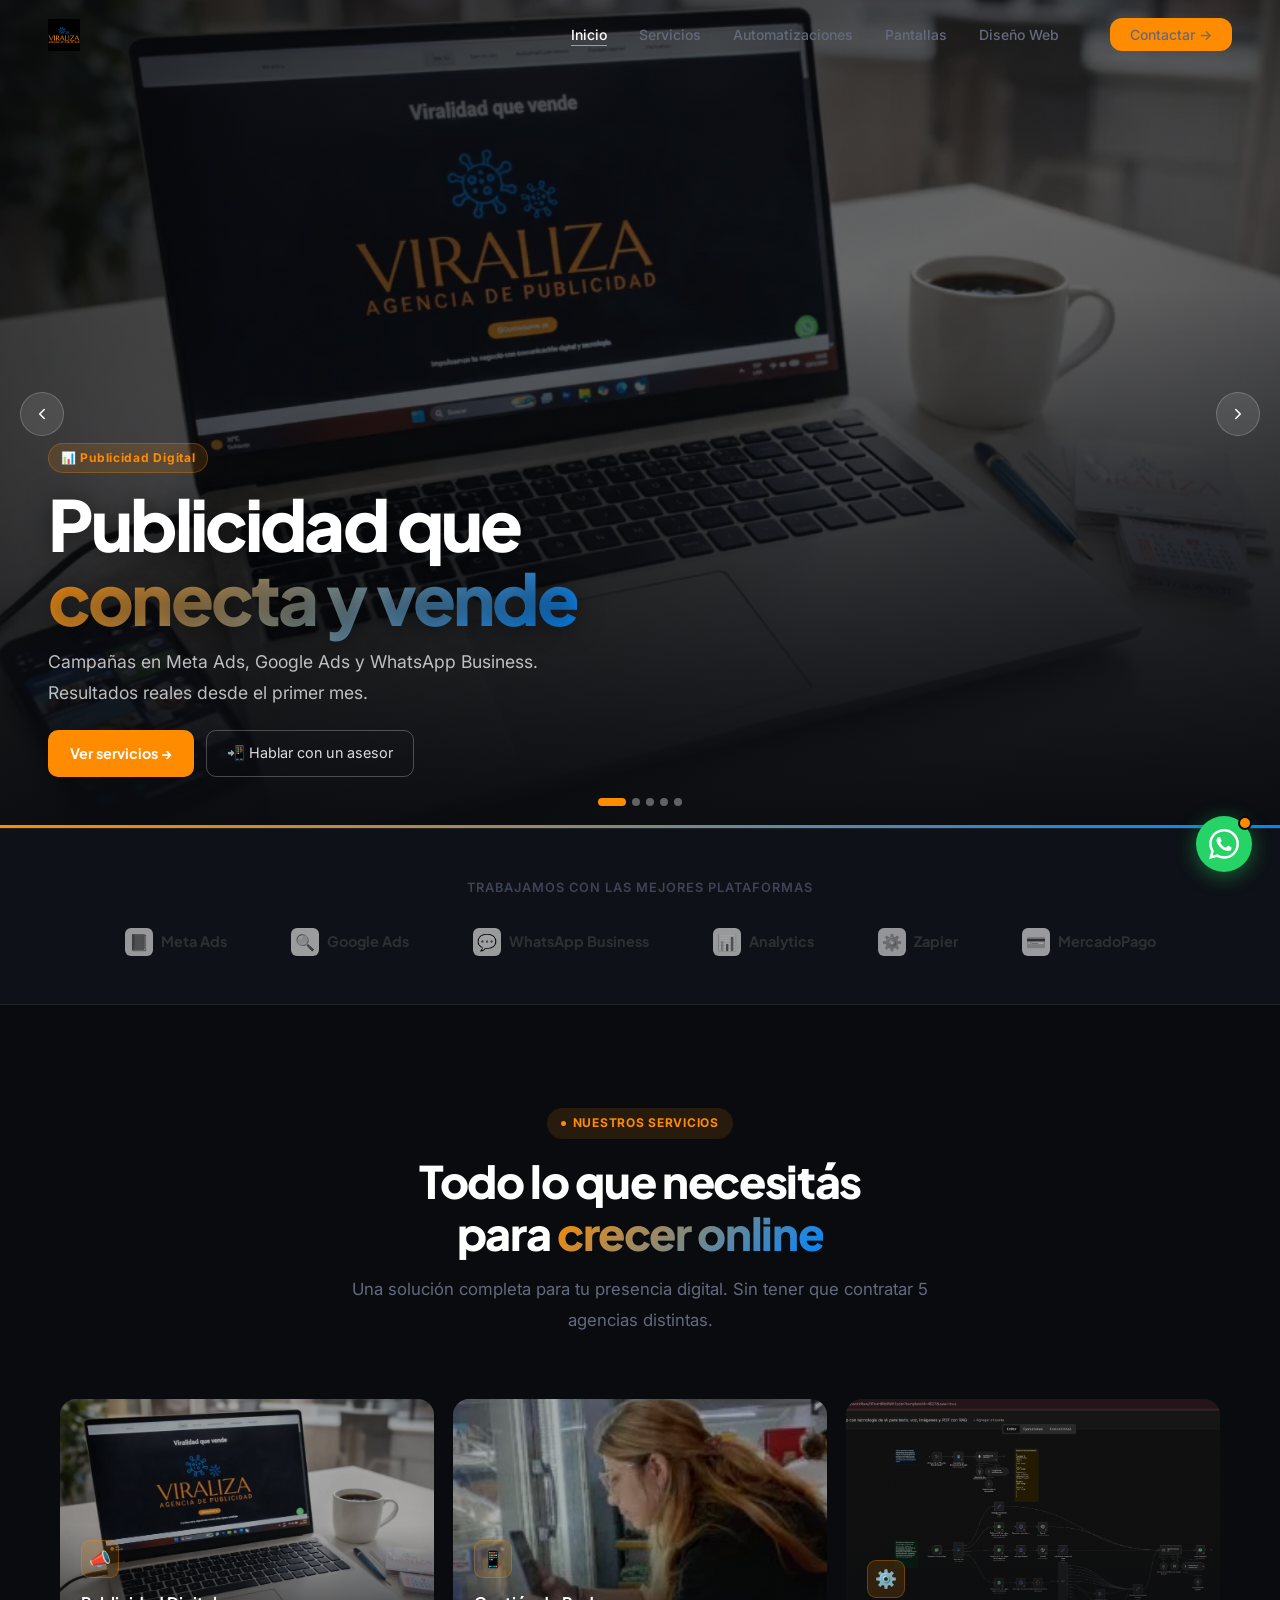
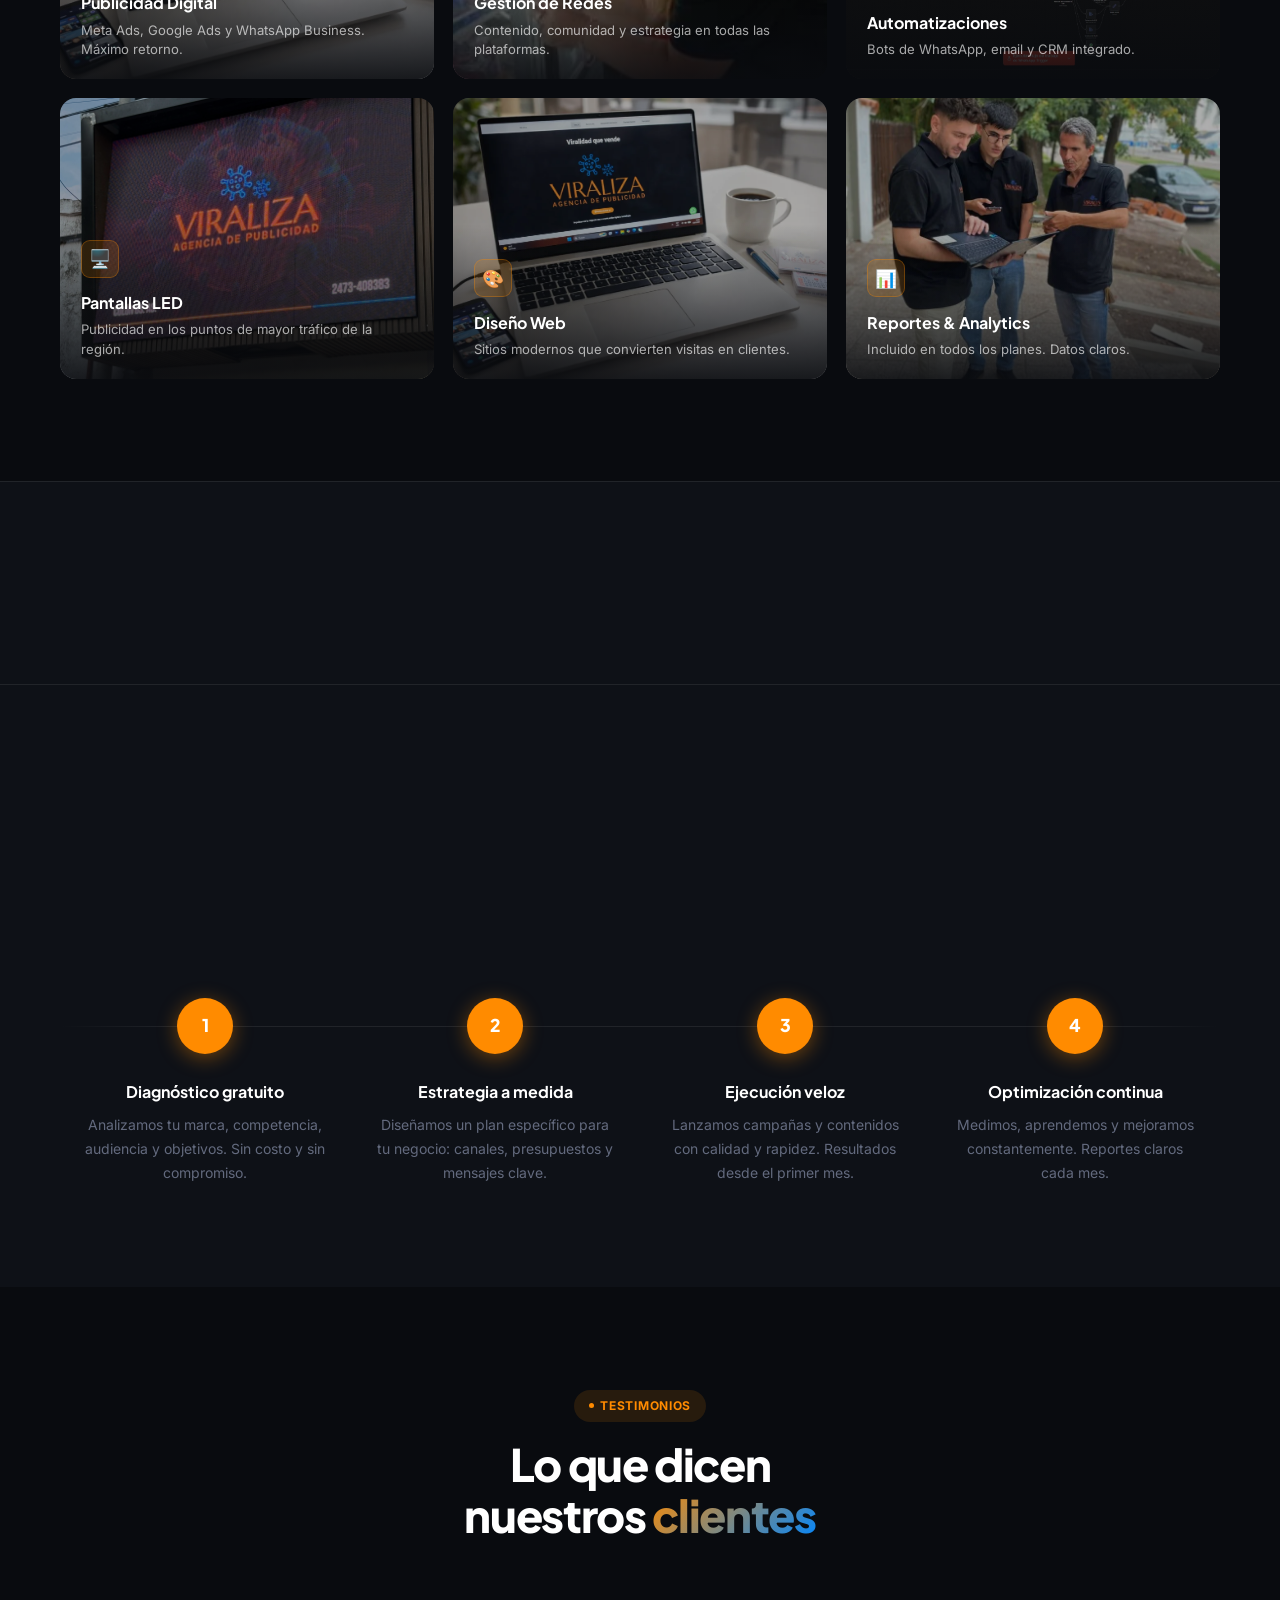
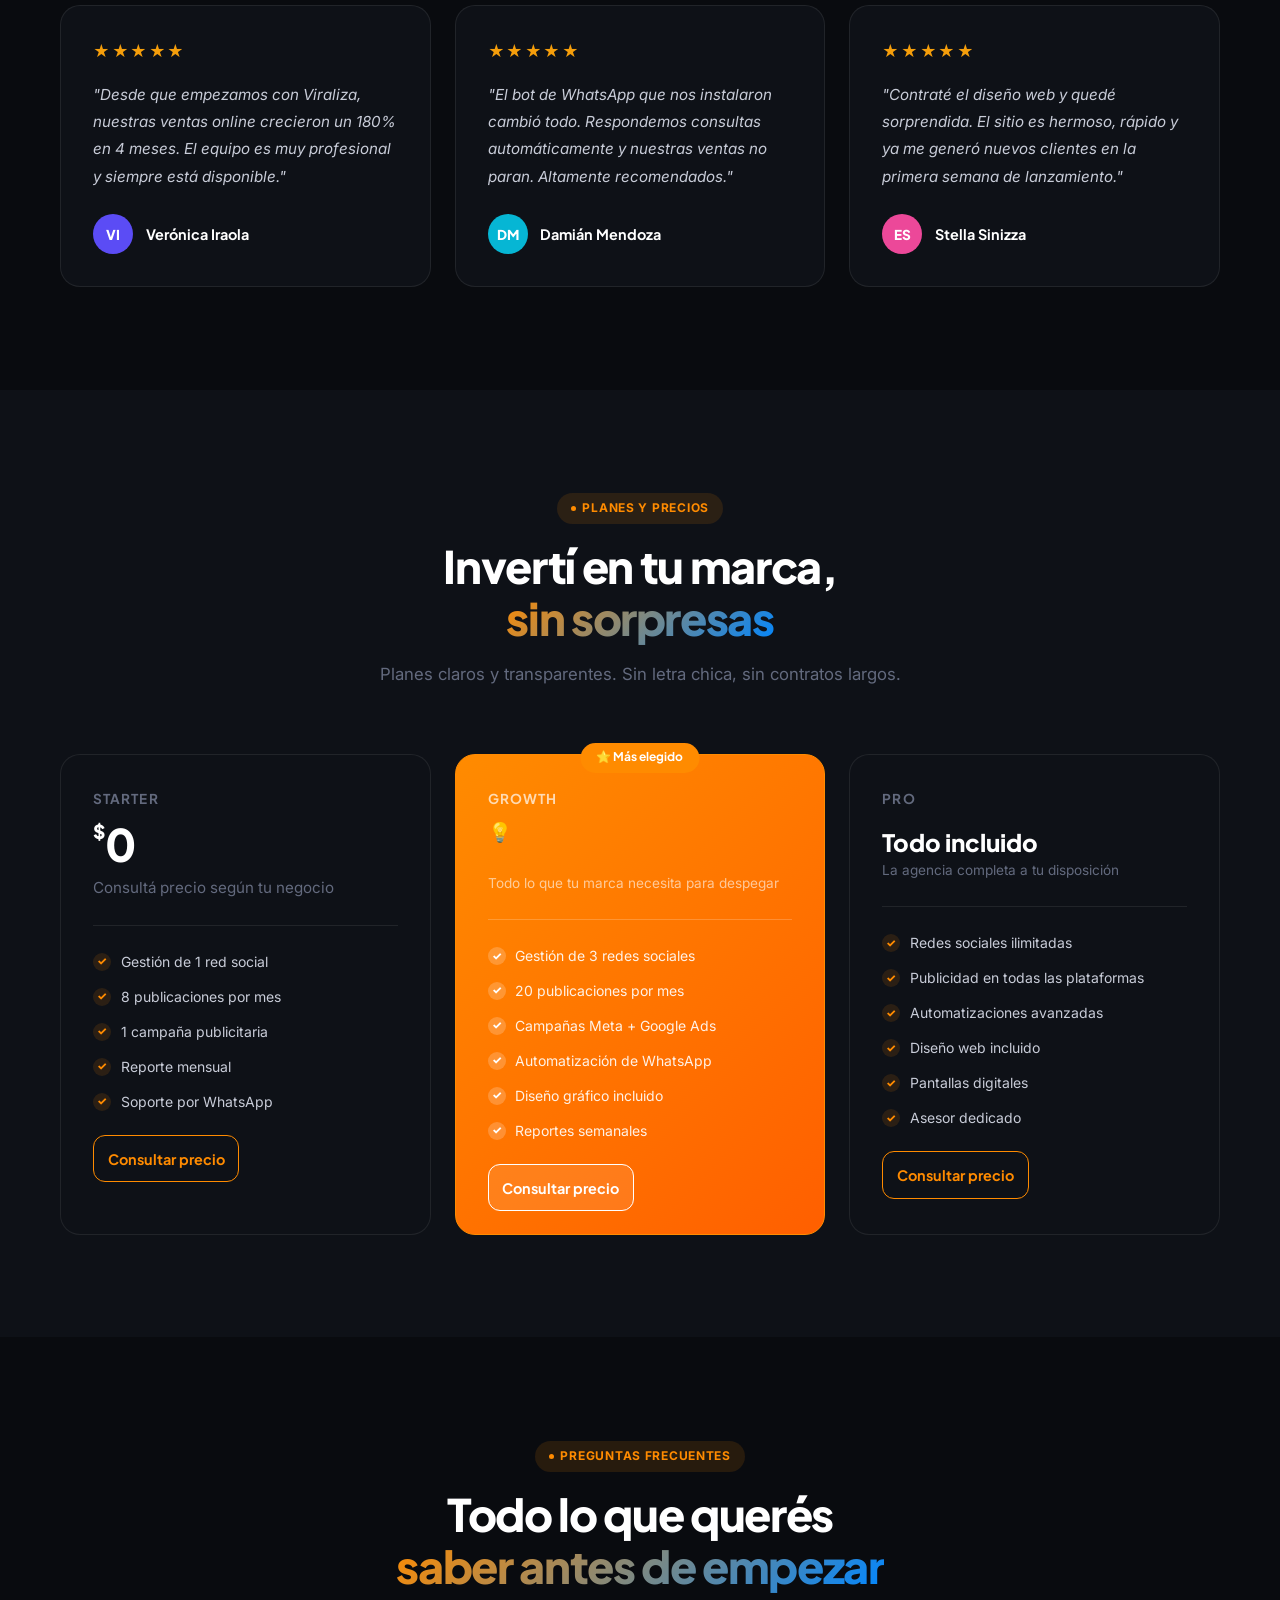
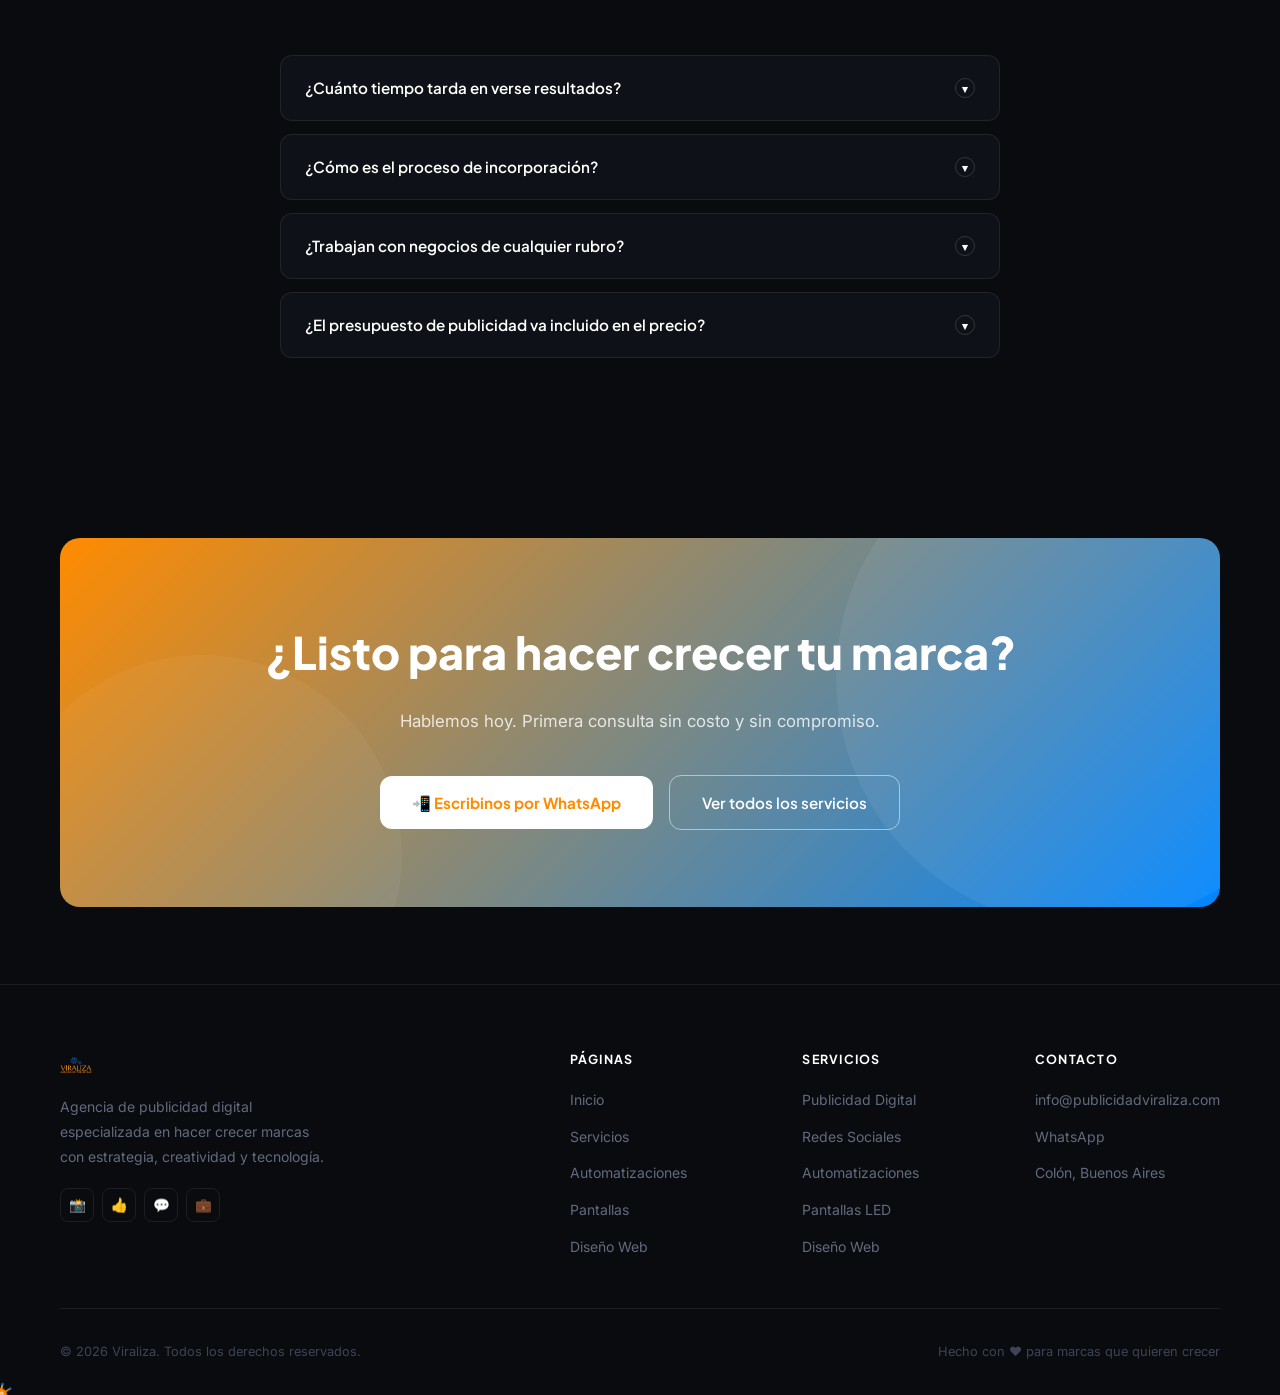
<file: index.html>
<!DOCTYPE html>
<html lang="es">
<head>
  <meta charset="UTF-8">
  <meta name="viewport" content="width=device-width, initial-scale=1.0">
  <title>Viraliza — Agencia de Publicidad Digital</title>
  <meta name="description" content="Agencia de publicidad digital. Gestión de redes, automatizaciones, diseño web y pantallas LED. Hacemos crecer tu marca.">
  <link rel="icon" href="assets/img/logo/virus (1).png">
  <link rel="stylesheet" href="assets/css/style.css">
</head>
<body>

<nav>
  <a href="index.html" class="nav-logo">
    <img src="assets/img/logo/viraliza-logo-real.jpg" alt="Viraliza" style="height:32px;width:auto;object-fit:contain;mix-blend-mode:screen">
  </a>
  <ul class="nav-links">
    <li><a href="index.html" class="active">Inicio</a></li>
    <li><a href="servicios.html">Servicios</a></li>
    <li><a href="automatizaciones.html">Automatizaciones</a></li>
    <li><a href="pantallas.html">Pantallas</a></li>
    <li><a href="diseno-web.html">Diseño Web</a></li>
    <li><a href="https://wa.me/5493416641391" class="nav-cta" target="_blank">Contactar →</a></li>
  </ul>
  <button class="hamburger" aria-label="Menú"><span></span><span></span><span></span></button>
</nav>

<!-- ══ HERO SLIDER ══ -->
<div id="heroSlider" style="position:relative;width:100%;height:92vh;min-height:560px;overflow:hidden;background:#090b0f">

  <div id="vslide-0" style="position:absolute;top:0;left:0;width:100%;height:100%;display:block;overflow:hidden">
    <!-- imagen de fondo -->
    <img src="assets/img/servicio/s1.webp" alt="Publicidad Digital Viraliza"
         style="position:absolute;top:0;left:0;width:100%;height:100%;object-fit:cover;object-position:center;filter:brightness(.52);transition:transform 7s ease;transform:scale(1.03)">
    <!-- overlay gradiente -->
    <div style="position:absolute;top:0;left:0;width:100%;height:100%;background:linear-gradient(160deg,rgba(9,11,15,.75) 0%,rgba(9,11,15,.2) 45%,rgba(9,11,15,.7) 100%)"></div>
    <!-- gradiente abajo para texto -->
    <div style="position:absolute;bottom:0;left:0;right:0;height:65%;background:linear-gradient(to top,rgba(9,11,15,.95) 0%,transparent 100%)"></div>
    <!-- contenido -->
    <div style="position:absolute;bottom:0;left:0;right:0;padding:clamp(1.5rem,4vw,3.5rem) clamp(1.5rem,5vw,3rem);z-index:2">
      <div style="display:inline-flex;align-items:center;gap:5px;padding:4px 12px;background:rgba(255,139,0,.14);border:1px solid rgba(255,139,0,.3);border-radius:99px;font-size:.75rem;font-weight:700;color:#ff8b00;letter-spacing:.06em;margin-bottom:14px">📊 Publicidad Digital</div>
      <h1 style="font-family:'Plus Jakarta Sans',sans-serif;font-size:clamp(2rem,5.5vw,4.5rem);font-weight:800;color:#fff;line-height:1.05;letter-spacing:-.04em;margin-bottom:12px;text-shadow:0 2px 24px rgba(0,0,0,.5)">Publicidad que<br><em style="font-style:normal;background:linear-gradient(135deg,#ff8b00,#0086ff);-webkit-background-clip:text;background-clip:text;-webkit-text-fill-color:transparent">conecta y vende</em></h1>
      <p style="font-size:clamp(.9rem,2vw,1.1rem);color:rgba(255,255,255,.72);max-width:520px;line-height:1.75;margin-bottom:22px">Campañas en Meta Ads, Google Ads y WhatsApp Business. Resultados reales desde el primer mes.</p>
      <div style="display:flex;gap:12px;flex-wrap:wrap">
        <a href="servicios.html" style="display:inline-flex;align-items:center;gap:6px;padding:10px 22px;background:#ff8b00;color:#fff;font-family:'Plus Jakarta Sans',sans-serif;font-weight:700;font-size:.9rem;border-radius:10px;text-decoration:none;transition:box-shadow .2s">Ver servicios →</a>
        <a href="https://wa.me/5493416641391" target="_blank" style="display:inline-flex;align-items:center;gap:6px;padding:10px 20px;background:transparent;color:rgba(255,255,255,.85);font-size:.9rem;border-radius:10px;text-decoration:none;border:1px solid rgba(255,255,255,.25);transition:background .2s">📲 Hablar con un asesor</a>
      </div>
    </div>
  </div>

  <div id="vslide-1" style="position:absolute;top:0;left:0;width:100%;height:100%;display:none;overflow:hidden">
    <!-- imagen de fondo -->
    <img src="assets/img/servicio/s6.webp" alt="Equipo Viraliza en trabajo de campo"
         style="position:absolute;top:0;left:0;width:100%;height:100%;object-fit:cover;object-position:center;filter:brightness(.52);transition:transform 7s ease;transform:scale(1.03)">
    <!-- overlay gradiente -->
    <div style="position:absolute;top:0;left:0;width:100%;height:100%;background:linear-gradient(160deg,rgba(9,11,15,.75) 0%,rgba(9,11,15,.2) 45%,rgba(9,11,15,.7) 100%)"></div>
    <!-- gradiente abajo para texto -->
    <div style="position:absolute;bottom:0;left:0;right:0;height:65%;background:linear-gradient(to top,rgba(9,11,15,.95) 0%,transparent 100%)"></div>
    <!-- contenido -->
    <div style="position:absolute;bottom:0;left:0;right:0;padding:clamp(1.5rem,4vw,3.5rem) clamp(1.5rem,5vw,3rem);z-index:2">
      <div style="display:inline-flex;align-items:center;gap:5px;padding:4px 12px;background:rgba(255,139,0,.14);border:1px solid rgba(255,139,0,.3);border-radius:99px;font-size:.75rem;font-weight:700;color:#ff8b00;letter-spacing:.06em;margin-bottom:14px">📱 Social Media</div>
      <h1 style="font-family:'Plus Jakarta Sans',sans-serif;font-size:clamp(2rem,5.5vw,4.5rem);font-weight:800;color:#fff;line-height:1.05;letter-spacing:-.04em;margin-bottom:12px;text-shadow:0 2px 24px rgba(0,0,0,.5)">Tu marca activa<br><em style="font-style:normal;background:linear-gradient(135deg,#ff8b00,#0086ff);-webkit-background-clip:text;background-clip:text;-webkit-text-fill-color:transparent">todos los días</em></h1>
      <p style="font-size:clamp(.9rem,2vw,1.1rem);color:rgba(255,255,255,.72);max-width:520px;line-height:1.75;margin-bottom:22px">Contenido, comunidad y estrategia en todas las plataformas. Instagram, WhatsApp Business, Facebook y más.</p>
      <div style="display:flex;gap:12px;flex-wrap:wrap">
        <a href="servicios.html" style="display:inline-flex;align-items:center;gap:6px;padding:10px 22px;background:#ff8b00;color:#fff;font-family:'Plus Jakarta Sans',sans-serif;font-weight:700;font-size:.9rem;border-radius:10px;text-decoration:none;transition:box-shadow .2s">Ver servicios →</a>
        <a href="https://wa.me/5493416641391" target="_blank" style="display:inline-flex;align-items:center;gap:6px;padding:10px 20px;background:transparent;color:rgba(255,255,255,.85);font-size:.9rem;border-radius:10px;text-decoration:none;border:1px solid rgba(255,255,255,.25);transition:background .2s">📲 Consultanos</a>
      </div>
    </div>
  </div>

  <div id="vslide-2" style="position:absolute;top:0;left:0;width:100%;height:100%;display:none;overflow:hidden">
    <!-- imagen de fondo -->
    <img src="assets/img/servicio/s9.webp" alt="Pantallas LED Digitales"
         style="position:absolute;top:0;left:0;width:100%;height:100%;object-fit:cover;object-position:center;filter:brightness(.52);transition:transform 7s ease;transform:scale(1.03)">
    <!-- overlay gradiente -->
    <div style="position:absolute;top:0;left:0;width:100%;height:100%;background:linear-gradient(160deg,rgba(9,11,15,.75) 0%,rgba(9,11,15,.2) 45%,rgba(9,11,15,.7) 100%)"></div>
    <!-- gradiente abajo para texto -->
    <div style="position:absolute;bottom:0;left:0;right:0;height:65%;background:linear-gradient(to top,rgba(9,11,15,.95) 0%,transparent 100%)"></div>
    <!-- contenido -->
    <div style="position:absolute;bottom:0;left:0;right:0;padding:clamp(1.5rem,4vw,3.5rem) clamp(1.5rem,5vw,3rem);z-index:2">
      <div style="display:inline-flex;align-items:center;gap:5px;padding:4px 12px;background:rgba(255,139,0,.14);border:1px solid rgba(255,139,0,.3);border-radius:99px;font-size:.75rem;font-weight:700;color:#ff8b00;letter-spacing:.06em;margin-bottom:14px">🖥️ Publicidad Exterior</div>
      <h1 style="font-family:'Plus Jakarta Sans',sans-serif;font-size:clamp(2rem,5.5vw,4.5rem);font-weight:800;color:#fff;line-height:1.05;letter-spacing:-.04em;margin-bottom:12px;text-shadow:0 2px 24px rgba(0,0,0,.5)">Pantallas LED<br><em style="font-style:normal;background:linear-gradient(135deg,#ff8b00,#0086ff);-webkit-background-clip:text;background-clip:text;-webkit-text-fill-color:transparent">donde más se ve</em></h1>
      <p style="font-size:clamp(.9rem,2vw,1.1rem);color:rgba(255,255,255,.72);max-width:520px;line-height:1.75;margin-bottom:22px">Tu marca en los puntos de mayor tráfico de la región. Visibilidad máxima, 24 horas al día.</p>
      <div style="display:flex;gap:12px;flex-wrap:wrap">
        <a href="pantallas.html" style="display:inline-flex;align-items:center;gap:6px;padding:10px 22px;background:#ff8b00;color:#fff;font-family:'Plus Jakarta Sans',sans-serif;font-weight:700;font-size:.9rem;border-radius:10px;text-decoration:none;transition:box-shadow .2s">Ver ubicaciones →</a>
        <a href="https://wa.me/5493416641391" target="_blank" style="display:inline-flex;align-items:center;gap:6px;padding:10px 20px;background:transparent;color:rgba(255,255,255,.85);font-size:.9rem;border-radius:10px;text-decoration:none;border:1px solid rgba(255,255,255,.25);transition:background .2s">📲 Consultar precios</a>
      </div>
    </div>
  </div>

  <div id="vslide-3" style="position:absolute;top:0;left:0;width:100%;height:100%;display:none;overflow:hidden">
    <!-- imagen de fondo -->
    <img src="assets/img/automati/a4.jpeg" alt="Automatizaciones"
         style="position:absolute;top:0;left:0;width:100%;height:100%;object-fit:cover;object-position:center;filter:brightness(.52);transition:transform 7s ease;transform:scale(1.03)">
    <!-- overlay gradiente -->
    <div style="position:absolute;top:0;left:0;width:100%;height:100%;background:linear-gradient(160deg,rgba(9,11,15,.75) 0%,rgba(9,11,15,.2) 45%,rgba(9,11,15,.7) 100%)"></div>
    <!-- gradiente abajo para texto -->
    <div style="position:absolute;bottom:0;left:0;right:0;height:65%;background:linear-gradient(to top,rgba(9,11,15,.95) 0%,transparent 100%)"></div>
    <!-- contenido -->
    <div style="position:absolute;bottom:0;left:0;right:0;padding:clamp(1.5rem,4vw,3.5rem) clamp(1.5rem,5vw,3rem);z-index:2">
      <div style="display:inline-flex;align-items:center;gap:5px;padding:4px 12px;background:rgba(255,139,0,.14);border:1px solid rgba(255,139,0,.3);border-radius:99px;font-size:.75rem;font-weight:700;color:#ff8b00;letter-spacing:.06em;margin-bottom:14px">⚙️ Automatizaciones</div>
      <h1 style="font-family:'Plus Jakarta Sans',sans-serif;font-size:clamp(2rem,5.5vw,4.5rem);font-weight:800;color:#fff;line-height:1.05;letter-spacing:-.04em;margin-bottom:12px;text-shadow:0 2px 24px rgba(0,0,0,.5)">Tu negocio en<br><em style="font-style:normal;background:linear-gradient(135deg,#ff8b00,#0086ff);-webkit-background-clip:text;background-clip:text;-webkit-text-fill-color:transparent">piloto automático</em></h1>
      <p style="font-size:clamp(.9rem,2vw,1.1rem);color:rgba(255,255,255,.72);max-width:520px;line-height:1.75;margin-bottom:22px">Bots de WhatsApp, email automation y CRM integrado. Respondé y vendé mientras dormís.</p>
      <div style="display:flex;gap:12px;flex-wrap:wrap">
        <a href="automatizaciones.html" style="display:inline-flex;align-items:center;gap:6px;padding:10px 22px;background:#ff8b00;color:#fff;font-family:'Plus Jakarta Sans',sans-serif;font-weight:700;font-size:.9rem;border-radius:10px;text-decoration:none;transition:box-shadow .2s">Ver automatizaciones →</a>
        <a href="https://wa.me/5493416641391" target="_blank" style="display:inline-flex;align-items:center;gap:6px;padding:10px 20px;background:transparent;color:rgba(255,255,255,.85);font-size:.9rem;border-radius:10px;text-decoration:none;border:1px solid rgba(255,255,255,.25);transition:background .2s">📲 Consultanos</a>
      </div>
    </div>
  </div>

  <div id="vslide-4" style="position:absolute;top:0;left:0;width:100%;height:100%;display:none;overflow:hidden">
    <!-- imagen de fondo -->
    <img src="assets/img/desarrollo/d3.jpeg" alt="Diseño Web — Viraliza Agenda"
         style="position:absolute;top:0;left:0;width:100%;height:100%;object-fit:cover;object-position:center;filter:brightness(.52);transition:transform 7s ease;transform:scale(1.03)">
    <!-- overlay gradiente -->
    <div style="position:absolute;top:0;left:0;width:100%;height:100%;background:linear-gradient(160deg,rgba(9,11,15,.75) 0%,rgba(9,11,15,.2) 45%,rgba(9,11,15,.7) 100%)"></div>
    <!-- gradiente abajo para texto -->
    <div style="position:absolute;bottom:0;left:0;right:0;height:65%;background:linear-gradient(to top,rgba(9,11,15,.95) 0%,transparent 100%)"></div>
    <!-- contenido -->
    <div style="position:absolute;bottom:0;left:0;right:0;padding:clamp(1.5rem,4vw,3.5rem) clamp(1.5rem,5vw,3rem);z-index:2">
      <div style="display:inline-flex;align-items:center;gap:5px;padding:4px 12px;background:rgba(255,139,0,.14);border:1px solid rgba(255,139,0,.3);border-radius:99px;font-size:.75rem;font-weight:700;color:#ff8b00;letter-spacing:.06em;margin-bottom:14px">🎨 Diseño Web</div>
      <h1 style="font-family:'Plus Jakarta Sans',sans-serif;font-size:clamp(2rem,5.5vw,4.5rem);font-weight:800;color:#fff;line-height:1.05;letter-spacing:-.04em;margin-bottom:12px;text-shadow:0 2px 24px rgba(0,0,0,.5)">Sitios que<br><em style="font-style:normal;background:linear-gradient(135deg,#ff8b00,#0086ff);-webkit-background-clip:text;background-clip:text;-webkit-text-fill-color:transparent">convierten visitas</em></h1>
      <p style="font-size:clamp(.9rem,2vw,1.1rem);color:rgba(255,255,255,.72);max-width:520px;line-height:1.75;margin-bottom:22px">Landing pages, sitios corporativos y tiendas online. Modernos, rápidos y orientados a vender.</p>
      <div style="display:flex;gap:12px;flex-wrap:wrap">
        <a href="diseno-web.html" style="display:inline-flex;align-items:center;gap:6px;padding:10px 22px;background:#ff8b00;color:#fff;font-family:'Plus Jakarta Sans',sans-serif;font-weight:700;font-size:.9rem;border-radius:10px;text-decoration:none;transition:box-shadow .2s">Ver proyectos →</a>
        <a href="https://wa.me/5493416641391" target="_blank" style="display:inline-flex;align-items:center;gap:6px;padding:10px 20px;background:transparent;color:rgba(255,255,255,.85);font-size:.9rem;border-radius:10px;text-decoration:none;border:1px solid rgba(255,255,255,.25);transition:background .2s">📲 Pedir presupuesto</a>
      </div>
    </div>
  </div>

  <!-- Flecha izquierda -->
  <button onclick="vsMove(-1)" aria-label="Anterior"
    style="position:absolute;left:20px;top:50%;transform:translateY(-50%);z-index:10;width:44px;height:44px;border-radius:50%;background:rgba(255,255,255,.1);border:1px solid rgba(255,255,255,.2);cursor:pointer;display:flex;align-items:center;justify-content:center;backdrop-filter:blur(8px);transition:background .2s">
    <svg width="18" height="18" viewBox="0 0 24 24" fill="none" stroke="white" stroke-width="2" stroke-linecap="round"><path d="M15 18l-6-6 6-6"/></svg>
  </button>
  <!-- Flecha derecha -->
  <button onclick="vsMove(1)" aria-label="Siguiente"
    style="position:absolute;right:20px;top:50%;transform:translateY(-50%);z-index:10;width:44px;height:44px;border-radius:50%;background:rgba(255,255,255,.1);border:1px solid rgba(255,255,255,.2);cursor:pointer;display:flex;align-items:center;justify-content:center;backdrop-filter:blur(8px);transition:background .2s">
    <svg width="18" height="18" viewBox="0 0 24 24" fill="none" stroke="white" stroke-width="2" stroke-linecap="round"><path d="M9 18l6-6-6-6"/></svg>
  </button>
  <!-- Dots -->
  <div id="vsDots" style="position:absolute;bottom:22px;left:50%;transform:translateX(-50%);display:flex;gap:6px;z-index:10;align-items:center"></div>
  <!-- Barra de progreso -->
  <div id="vsBar" style="position:absolute;bottom:0;left:0;height:3px;width:0%;background:linear-gradient(90deg,#ff8b00,#0086ff);z-index:10;transition:none"></div>
</div>

<script>
(function(){
  var total = 5;
  var cur = 0;
  var dur = 5500;
  var timer = null;
  var dots = [];

  // Build dots
  var dc = document.getElementById('vsDots');
  for (var i = 0; i < total; i++) {
    var d = document.createElement('div');
    d.style.cssText = 'width:8px;height:8px;border-radius:99px;background:rgba(255,255,255,.35);cursor:pointer;transition:width .4s,background .4s,opacity .4s';
    (function(idx){ d.addEventListener('click', function(){ vsGo(idx); }); })(i);
    dc.appendChild(d);
    dots.push(d);
  }

  function activeDot(n) {
    dots.forEach(function(d,i){
      if (i===n) { d.style.width='28px'; d.style.background='#ff8b00'; }
      else { d.style.width='8px'; d.style.background='rgba(255,255,255,.35)'; }
    });
  }

  function startBar() {
    var bar = document.getElementById('vsBar');
    if (!bar) return;
    bar.style.transition = 'none';
    bar.style.width = '0%';
    setTimeout(function(){
      bar.style.transition = 'width ' + dur + 'ms linear';
      bar.style.width = '100%';
    }, 50);
  }

  function vsGo(n) {
    document.getElementById('vslide-' + cur).style.display = 'none';
    cur = ((n % total) + total) % total;
    document.getElementById('vslide-' + cur).style.display = 'block';
    activeDot(cur);
    startBar();
    clearInterval(timer);
    timer = setInterval(function(){ vsGo(cur + 1); }, dur);
  }

  window.vsMove = function(dir){ vsGo(cur + dir); };

  // Swipe
  var tx = 0;
  var sl = document.getElementById('heroSlider');
  if (sl) {
    sl.addEventListener('touchstart', function(e){ tx = e.touches[0].clientX; }, {passive:true});
    sl.addEventListener('touchend', function(e){
      var diff = tx - e.changedTouches[0].clientX;
      if (Math.abs(diff) > 50) vsGo(cur + (diff > 0 ? 1 : -1));
    });
  }

  activeDot(0);
  startBar();
  timer = setInterval(function(){ vsGo(cur + 1); }, dur);
})();
</script>


<!-- LOGOS -->
<!-- LOGOS -->
<div class="logos-section">
  <div class="logos-inner">
    <p class="logos-label">Trabajamos con las mejores plataformas</p>
    <div class="logos-track">
      <div class="logo-pill"><div class="logo-pill-icon" style="background:#e8f4fd">📘</div> Meta Ads</div>
      <div class="logo-pill"><div class="logo-pill-icon" style="background:#fef9e7">🔍</div> Google Ads</div>
      <div class="logo-pill"><div class="logo-pill-icon" style="background:#fdf2f8">💬</div> WhatsApp Business</div>
      <div class="logo-pill"><div class="logo-pill-icon" style="background:#e8f8f5">📊</div> Analytics</div>
      <div class="logo-pill"><div class="logo-pill-icon" style="background:#f4ecf7">⚙️</div> Zapier</div>
      <div class="logo-pill"><div class="logo-pill-icon" style="background:#eafaf1">💳</div> MercadoPago</div>
    </div>
  </div>
</div>

<!-- SERVICIOS -->
<section>
  <div class="container">
    <div class="section-header fade-in">
      <div class="badge">Nuestros servicios</div>
      <h2 class="section-title">Todo lo que necesitás<br>para <em>crecer online</em></h2>
      <p class="section-sub">Una solución completa para tu presencia digital. Sin tener que contratar 5 agencias distintas.</p>
    </div>
          <div style="display:grid;grid-template-columns:repeat(auto-fit,minmax(280px,1fr));gap:1.2rem;margin-top:2.5rem">
      <a href="servicios.html" style="position:relative;display:block;border-radius:16px;overflow:hidden;text-decoration:none;background:#0e1117;aspect-ratio:4/3;min-height:220px">
        <img src="assets/img/servicio/s1.webp" alt="Publicidad Digital" loading="lazy" style="position:absolute;top:0;left:0;width:100%;height:100%;object-fit:cover;filter:brightness(.68);transition:transform .5s,filter .5s">
        <div style="position:absolute;inset:0;background:linear-gradient(to top,rgba(9,11,15,.88) 0%,transparent 55%)"></div>
        <div style="position:absolute;bottom:0;left:0;right:0;padding:1.2rem 1.3rem">
          <div style="width:38px;height:38px;background:rgba(255,139,0,.15);border:1px solid rgba(255,139,0,.3);border-radius:9px;display:flex;align-items:center;justify-content:center;font-size:1.1rem;margin-bottom:.7rem">📣</div>
          <div style="font-family:'Plus Jakarta Sans',sans-serif;font-size:1rem;font-weight:700;color:#fff;margin-bottom:.25rem">Publicidad Digital</div>
          <div style="font-size:.82rem;color:rgba(255,255,255,.65);line-height:1.5">Meta Ads, Google Ads y WhatsApp Business. Máximo retorno.</div>
        </div>
      </a>
      <a href="servicios.html" style="position:relative;display:block;border-radius:16px;overflow:hidden;text-decoration:none;background:#0e1117;aspect-ratio:4/3;min-height:220px">
        <img src="assets/img/servicio/s7.webp" alt="Gestión de Redes" loading="lazy" style="position:absolute;top:0;left:0;width:100%;height:100%;object-fit:cover;filter:brightness(.68);transition:transform .5s,filter .5s">
        <div style="position:absolute;inset:0;background:linear-gradient(to top,rgba(9,11,15,.88) 0%,transparent 55%)"></div>
        <div style="position:absolute;bottom:0;left:0;right:0;padding:1.2rem 1.3rem">
          <div style="width:38px;height:38px;background:rgba(255,139,0,.15);border:1px solid rgba(255,139,0,.3);border-radius:9px;display:flex;align-items:center;justify-content:center;font-size:1.1rem;margin-bottom:.7rem">📱</div>
          <div style="font-family:'Plus Jakarta Sans',sans-serif;font-size:1rem;font-weight:700;color:#fff;margin-bottom:.25rem">Gestión de Redes</div>
          <div style="font-size:.82rem;color:rgba(255,255,255,.65);line-height:1.5">Contenido, comunidad y estrategia en todas las plataformas.</div>
        </div>
      </a>
      <a href="automatizaciones.html" style="position:relative;display:block;border-radius:16px;overflow:hidden;text-decoration:none;background:#0e1117;aspect-ratio:4/3;min-height:220px">
        <img src="assets/img/automati/a4.jpeg" alt="Automatizaciones" loading="lazy" style="position:absolute;top:0;left:0;width:100%;height:100%;object-fit:cover;filter:brightness(.68);transition:transform .5s,filter .5s">
        <div style="position:absolute;inset:0;background:linear-gradient(to top,rgba(9,11,15,.88) 0%,transparent 55%)"></div>
        <div style="position:absolute;bottom:0;left:0;right:0;padding:1.2rem 1.3rem">
          <div style="width:38px;height:38px;background:rgba(255,139,0,.15);border:1px solid rgba(255,139,0,.3);border-radius:9px;display:flex;align-items:center;justify-content:center;font-size:1.1rem;margin-bottom:.7rem">⚙️</div>
          <div style="font-family:'Plus Jakarta Sans',sans-serif;font-size:1rem;font-weight:700;color:#fff;margin-bottom:.25rem">Automatizaciones</div>
          <div style="font-size:.82rem;color:rgba(255,255,255,.65);line-height:1.5">Bots de WhatsApp, email y CRM integrado.</div>
        </div>
      </a>
      <a href="pantallas.html" style="position:relative;display:block;border-radius:16px;overflow:hidden;text-decoration:none;background:#0e1117;aspect-ratio:4/3;min-height:220px">
        <img src="assets/img/servicio/s2.jpeg" alt="Pantallas LED" loading="lazy" style="position:absolute;top:0;left:0;width:100%;height:100%;object-fit:cover;filter:brightness(.68);transition:transform .5s,filter .5s">
        <div style="position:absolute;inset:0;background:linear-gradient(to top,rgba(9,11,15,.88) 0%,transparent 55%)"></div>
        <div style="position:absolute;bottom:0;left:0;right:0;padding:1.2rem 1.3rem">
          <div style="width:38px;height:38px;background:rgba(255,139,0,.15);border:1px solid rgba(255,139,0,.3);border-radius:9px;display:flex;align-items:center;justify-content:center;font-size:1.1rem;margin-bottom:.7rem">🖥️</div>
          <div style="font-family:'Plus Jakarta Sans',sans-serif;font-size:1rem;font-weight:700;color:#fff;margin-bottom:.25rem">Pantallas LED</div>
          <div style="font-size:.82rem;color:rgba(255,255,255,.65);line-height:1.5">Publicidad en los puntos de mayor tráfico de la región.</div>
        </div>
      </a>
      <a href="diseno-web.html" style="position:relative;display:block;border-radius:16px;overflow:hidden;text-decoration:none;background:#0e1117;aspect-ratio:4/3;min-height:220px">
        <img src="assets/img/servicio/s1.webp" alt="Diseño Web" loading="lazy" style="position:absolute;top:0;left:0;width:100%;height:100%;object-fit:cover;filter:brightness(.68);transition:transform .5s,filter .5s">
        <div style="position:absolute;inset:0;background:linear-gradient(to top,rgba(9,11,15,.88) 0%,transparent 55%)"></div>
        <div style="position:absolute;bottom:0;left:0;right:0;padding:1.2rem 1.3rem">
          <div style="width:38px;height:38px;background:rgba(255,139,0,.15);border:1px solid rgba(255,139,0,.3);border-radius:9px;display:flex;align-items:center;justify-content:center;font-size:1.1rem;margin-bottom:.7rem">🎨</div>
          <div style="font-family:'Plus Jakarta Sans',sans-serif;font-size:1rem;font-weight:700;color:#fff;margin-bottom:.25rem">Diseño Web</div>
          <div style="font-size:.82rem;color:rgba(255,255,255,.65);line-height:1.5">Sitios modernos que convierten visitas en clientes.</div>
        </div>
      </a>
      <a href="servicios.html" style="position:relative;display:block;border-radius:16px;overflow:hidden;text-decoration:none;background:#0e1117;aspect-ratio:4/3;min-height:220px">
        <img src="assets/img/servicio/s4.webp" alt="Reportes & Analytics" loading="lazy" style="position:absolute;top:0;left:0;width:100%;height:100%;object-fit:cover;filter:brightness(.68);transition:transform .5s,filter .5s">
        <div style="position:absolute;inset:0;background:linear-gradient(to top,rgba(9,11,15,.88) 0%,transparent 55%)"></div>
        <div style="position:absolute;bottom:0;left:0;right:0;padding:1.2rem 1.3rem">
          <div style="width:38px;height:38px;background:rgba(255,139,0,.15);border:1px solid rgba(255,139,0,.3);border-radius:9px;display:flex;align-items:center;justify-content:center;font-size:1.1rem;margin-bottom:.7rem">📊</div>
          <div style="font-family:'Plus Jakarta Sans',sans-serif;font-size:1rem;font-weight:700;color:#fff;margin-bottom:.25rem">Reportes & Analytics</div>
          <div style="font-size:.82rem;color:rgba(255,255,255,.65);line-height:1.5">Incluido en todos los planes. Datos claros.</div>
        </div>
      </a>
      </div>
  </div>
</section>

<!-- STATS -->
<div class="stats-band">
  <div class="stats-inner">
    <div class="fade-in">
      <div class="stat-n"><span data-target="120">0</span><span style="color:var(--accent)">+</span></div>
      <div class="stat-l">Marcas que confían en nosotros</div>
    </div>
    <div class="fade-in fd1">
      <div class="stat-n"><span data-target="5">0</span><span style="color:var(--accent)">M+</span></div>
      <div class="stat-l">Personas alcanzadas por mes</div>
    </div>
    <div class="fade-in fd2">
      <div class="stat-n"><span data-target="98">0</span><span style="color:var(--accent)">%</span></div>
      <div class="stat-l">Tasa de satisfacción de clientes</div>
    </div>
    <div class="fade-in fd3">
      <div class="stat-n"><span data-target="7">0</span><span style="color:var(--accent)"> años</span></div>
      <div class="stat-l">De experiencia en el mercado</div>
    </div>
  </div>
</div>

<!-- HOW IT WORKS -->
<section style="background:var(--bg2)">
  <div class="container">
    <div class="section-header fade-in">
      <div class="badge">Nuestro proceso</div>
      <h2 class="section-title">Simple, claro y <em>efectivo</em></h2>
      <p class="section-sub">En 4 pasos pasamos de conocer tu negocio a generar resultados reales.</p>
    </div>
    <div class="how-grid">
      <div class="how-step fade-in fd1">
        <div class="how-num">1</div>
        <div class="how-step-inner">
          <div class="how-title">Diagnóstico gratuito</div>
          <div class="how-desc">Analizamos tu marca, competencia, audiencia y objetivos. Sin costo y sin compromiso.</div>
        </div>
      </div>
      <div class="how-step fade-in fd2">
        <div class="how-num">2</div>
        <div class="how-step-inner">
          <div class="how-title">Estrategia a medida</div>
          <div class="how-desc">Diseñamos un plan específico para tu negocio: canales, presupuestos y mensajes clave.</div>
        </div>
      </div>
      <div class="how-step fade-in fd3">
        <div class="how-num">3</div>
        <div class="how-step-inner">
          <div class="how-title">Ejecución veloz</div>
          <div class="how-desc">Lanzamos campañas y contenidos con calidad y rapidez. Resultados desde el primer mes.</div>
        </div>
      </div>
      <div class="how-step fade-in fd4">
        <div class="how-num">4</div>
        <div class="how-step-inner">
          <div class="how-title">Optimización continua</div>
          <div class="how-desc">Medimos, aprendemos y mejoramos constantemente. Reportes claros cada mes.</div>
        </div>
      </div>
    </div>
  </div>
</section>

<!-- TESTIMONIOS -->
<section>
  <div class="container">
    <div class="section-header fade-in">
      <div class="badge">Testimonios</div>
      <h2 class="section-title">Lo que dicen<br>nuestros <em>clientes</em></h2>
    </div>
    <div class="test-grid">
      <div class="test-card fade-in fd1">
        <div class="test-stars">★★★★★</div>
        <p class="test-text">"Desde que empezamos con Viraliza, nuestras ventas online crecieron un 180% en 4 meses. El equipo es muy profesional y siempre está disponible."</p>
        <div class="test-author">
          <div class="test-avatar" style="background:#5b4cf5">VI</div>
          <div><div class="test-name">Verónica Iraola</div></div>
        </div>
      </div>
      <div class="test-card fade-in fd2">
        <div class="test-stars">★★★★★</div>
        <p class="test-text">"El bot de WhatsApp que nos instalaron cambió todo. Respondemos consultas automáticamente y nuestras ventas no paran. Altamente recomendados."</p>
        <div class="test-author">
          <div class="test-avatar" style="background:#06b6d4">DM</div>
          <div><div class="test-name">Damián Mendoza</div></div>
        </div>
      </div>
      <div class="test-card fade-in fd3">
        <div class="test-stars">★★★★★</div>
        <p class="test-text">"Contraté el diseño web y quedé sorprendida. El sitio es hermoso, rápido y ya me generó nuevos clientes en la primera semana de lanzamiento."</p>
        <div class="test-author">
          <div class="test-avatar" style="background:#ec4899">ES</div>
          <div><div class="test-name">Stella Sinizza</div></div>
        </div>
      </div>
    </div>
  </div>
</section>

<!-- PRICING -->
<section style="background:var(--bg2)">
  <div class="container">
    <div class="section-header fade-in">
      <div class="badge">Planes y precios</div>
      <h2 class="section-title">Invertí en tu marca,<br><em>sin sorpresas</em></h2>
      <p class="section-sub">Planes claros y transparentes. Sin letra chica, sin contratos largos.</p>
    </div>
    <div class="pricing-grid">
      <div class="plan-card fade-in fd1">
        <div class="plan-name">Starter</div>
        <div class="plan-price"><sup>$</sup><span data-target="0" style="font-size:2.8rem;font-family:var(--fh);font-weight:800;color:var(--dark)">Desde</span></div>
        <div class="plan-period" style="font-size:.95rem;margin-top:.5rem">Consultá precio según tu negocio</div>
        <div class="plan-divider"></div>
        <div class="plan-features">
          <div class="plan-feat">Gestión de 1 red social</div>
          <div class="plan-feat">8 publicaciones por mes</div>
          <div class="plan-feat">1 campaña publicitaria</div>
          <div class="plan-feat">Reporte mensual</div>
          <div class="plan-feat">Soporte por WhatsApp</div>
        </div>
        <a href="https://wa.me/5493416641391" class="btn-plan" target="_blank">Consultar precio</a>
      </div>
      <div class="plan-card featured fade-in fd2">
        <div class="plan-badge-top">⭐ Más elegido</div>
        <div class="plan-name">Growth</div>
        <div class="plan-price"><sup style="color:rgba(255,255,255,.8)">💡</sup></div>
        <div class="plan-period" style="margin-top:.3rem">Todo lo que tu marca necesita para despegar</div>
        <div class="plan-divider"></div>
        <div class="plan-features">
          <div class="plan-feat">Gestión de 3 redes sociales</div>
          <div class="plan-feat">20 publicaciones por mes</div>
          <div class="plan-feat">Campañas Meta + Google Ads</div>
          <div class="plan-feat">Automatización de WhatsApp</div>
          <div class="plan-feat">Diseño gráfico incluido</div>
          <div class="plan-feat">Reportes semanales</div>
        </div>
        <a href="https://wa.me/5493416641391" class="btn-plan white" target="_blank">Consultar precio</a>
      </div>
      <div class="plan-card fade-in fd3">
        <div class="plan-name">Pro</div>
        <div class="plan-price" style="font-size:1.5rem;padding-top:.5rem">Todo incluido</div>
        <div class="plan-period">La agencia completa a tu disposición</div>
        <div class="plan-divider"></div>
        <div class="plan-features">
          <div class="plan-feat">Redes sociales ilimitadas</div>
          <div class="plan-feat">Publicidad en todas las plataformas</div>
          <div class="plan-feat">Automatizaciones avanzadas</div>
          <div class="plan-feat">Diseño web incluido</div>
          <div class="plan-feat">Pantallas digitales</div>
          <div class="plan-feat">Asesor dedicado</div>
        </div>
        <a href="https://wa.me/5493416641391" class="btn-plan" target="_blank">Consultar precio</a>
      </div>
    </div>
  </div>
</section>

<!-- FAQ -->
<section>
  <div class="container">
    <div class="section-header fade-in">
      <div class="badge">Preguntas frecuentes</div>
      <h2 class="section-title">Todo lo que querés<br><em>saber antes de empezar</em></h2>
    </div>
    <div class="faq-list fade-in" style="max-width:720px;margin:3.5rem auto 0">
      <div class="faq-item">
        <div class="faq-q">¿Cuánto tiempo tarda en verse resultados? <div class="faq-chevron">▾</div></div>
        <div class="faq-a">Los resultados varían según la industria y el presupuesto, pero en general nuestros clientes empiezan a ver mejoras desde el primer mes. Campañas de publicidad paga generan resultados más rápido que estrategias orgánicas.</div>
      </div>
      
      <div class="faq-item">
        <div class="faq-q">¿Cómo es el proceso de incorporación? <div class="faq-chevron">▾</div></div>
        <div class="faq-a">Primero hacemos una reunión de diagnóstico (gratis). Luego presentamos la estrategia y una vez aprobada, arrancamos en no más de 5 días hábiles.</div>
      </div>
      <div class="faq-item">
        <div class="faq-q">¿Trabajan con negocios de cualquier rubro? <div class="faq-chevron">▾</div></div>
        <div class="faq-a">Sí. Tenemos experiencia en gastronomía, salud, comercio minorista, servicios, educación, indumentaria y más. Adaptamos la estrategia a cada industria.</div>
      </div>
      <div class="faq-item">
        <div class="faq-q">¿El presupuesto de publicidad va incluido en el precio? <div class="faq-chevron">▾</div></div>
        <div class="faq-a">No, el presupuesto publicitario va aparte y lo manejamos con total transparencia. Lo que cobramos es el servicio de gestión y estrategia. El dinero de las campañas va directamente a las plataformas.</div>
      </div>
    </div>
  </div>
</section>

<!-- CTA -->
<div class="cta-section">
  <div class="cta-inner fade-in">
    <h2 class="cta-title">¿Listo para hacer crecer tu marca?</h2>
    <p class="cta-sub">Hablemos hoy. Primera consulta sin costo y sin compromiso.</p>
    <div class="cta-actions">
      <a href="https://wa.me/5493416641391" class="btn-white" target="_blank">📲 Escribinos por WhatsApp</a>
      <a href="servicios.html" class="btn-outline-white">Ver todos los servicios</a>
    </div>
  </div>
</div>

<footer>
  <div class="footer-grid">
    <div class="footer-brand">
      <a href="index.html" class="nav-logo" style="font-size:1.2rem;margin-bottom:.2rem">
    <img src="assets/img/logo/viraliza-logo-real.jpg" alt="Viraliza" style="height:32px;width:auto;object-fit:contain;mix-blend-mode:screen"></a>
      <p>Agencia de publicidad digital especializada en hacer crecer marcas con estrategia, creatividad y tecnología.</p>
      <div class="footer-socials">
        <a href="#" class="fsoc">📸</a><a href="#" class="fsoc">👍</a><a href="#" class="fsoc">💬</a><a href="#" class="fsoc">💼</a>
      </div>
    </div>
    <div class="footer-col">
      <h4>Páginas</h4>
      <ul>
        <li><a href="index.html">Inicio</a></li>
        <li><a href="servicios.html">Servicios</a></li>
        <li><a href="automatizaciones.html">Automatizaciones</a></li>
        <li><a href="pantallas.html">Pantallas</a></li>
        <li><a href="diseno-web.html">Diseño Web</a></li>
      </ul>
    </div>
    <div class="footer-col">
      <h4>Servicios</h4>
      <ul>
        <li><a href="servicios.html">Publicidad Digital</a></li>
        <li><a href="servicios.html">Redes Sociales</a></li>
        <li><a href="automatizaciones.html">Automatizaciones</a></li>
        <li><a href="pantallas.html">Pantallas LED</a></li>
        <li><a href="diseno-web.html">Diseño Web</a></li>
      </ul>
    </div>
    <div class="footer-col">
      <h4>Contacto</h4>
      <ul>
        <li><a href="mailto:info@publicidadviraliza.com">info@publicidadviraliza.com</a></li>
        <li><a href="https://wa.me/5493416641391" target="_blank">WhatsApp</a></li>
        <li><a href="#">Colón, Buenos Aires</a></li>
      </ul>
    </div>
  </div>
  <div class="footer-bottom">
    <p>© 2026 Viraliza. Todos los derechos reservados.</p>
    <p>Hecho con ❤️ para marcas que quieren crecer</p>
  </div>
</footer>

<!-- WhatsApp flotante -->
<a href="https://wa.me/5493416641391" class="wa-float" target="_blank" rel="noopener" aria-label="Contactar por WhatsApp">
  <span class="wa-tooltip">¡Hablemos por WhatsApp!</span>
  <div class="wa-btn">
    <div class="wa-pulse"></div>
    <svg viewBox="0 0 24 24" xmlns="http://www.w3.org/2000/svg">
      <path d="M17.472 14.382c-.297-.149-1.758-.867-2.03-.967-.273-.099-.471-.148-.67.15-.197.297-.767.966-.94 1.164-.173.199-.347.223-.644.075-.297-.15-1.255-.463-2.39-1.475-.883-.788-1.48-1.761-1.653-2.059-.173-.297-.018-.458.13-.606.134-.133.298-.347.446-.52.149-.174.198-.298.298-.497.099-.198.05-.371-.025-.52-.075-.149-.669-1.612-.916-2.207-.242-.579-.487-.5-.669-.51-.173-.008-.371-.01-.57-.01-.198 0-.52.074-.792.372-.272.297-1.04 1.016-1.04 2.479 0 1.462 1.065 2.875 1.213 3.074.149.198 2.096 3.2 5.077 4.487.709.306 1.262.489 1.694.625.712.227 1.36.195 1.871.118.571-.085 1.758-.719 2.006-1.413.248-.694.248-1.289.173-1.413-.074-.124-.272-.198-.57-.347m-5.421 7.403h-.004a9.87 9.87 0 01-5.031-1.378l-.361-.214-3.741.982.998-3.648-.235-.374a9.86 9.86 0 01-1.51-5.26c.001-5.45 4.436-9.884 9.888-9.884 2.64 0 5.122 1.03 6.988 2.898a9.825 9.825 0 012.893 6.994c-.003 5.45-4.437 9.884-9.885 9.884m8.413-18.297A11.815 11.815 0 0012.05 0C5.495 0 .16 5.335.157 11.892c0 2.096.547 4.142 1.588 5.945L.057 24l6.305-1.654a11.882 11.882 0 005.683 1.448h.005c6.554 0 11.89-5.335 11.893-11.893a11.821 11.821 0 00-3.48-8.413z"/>
    </svg>
  </div>
</a>

<script src="assets/js/main.js"></script>
</body>
</html>
</file>
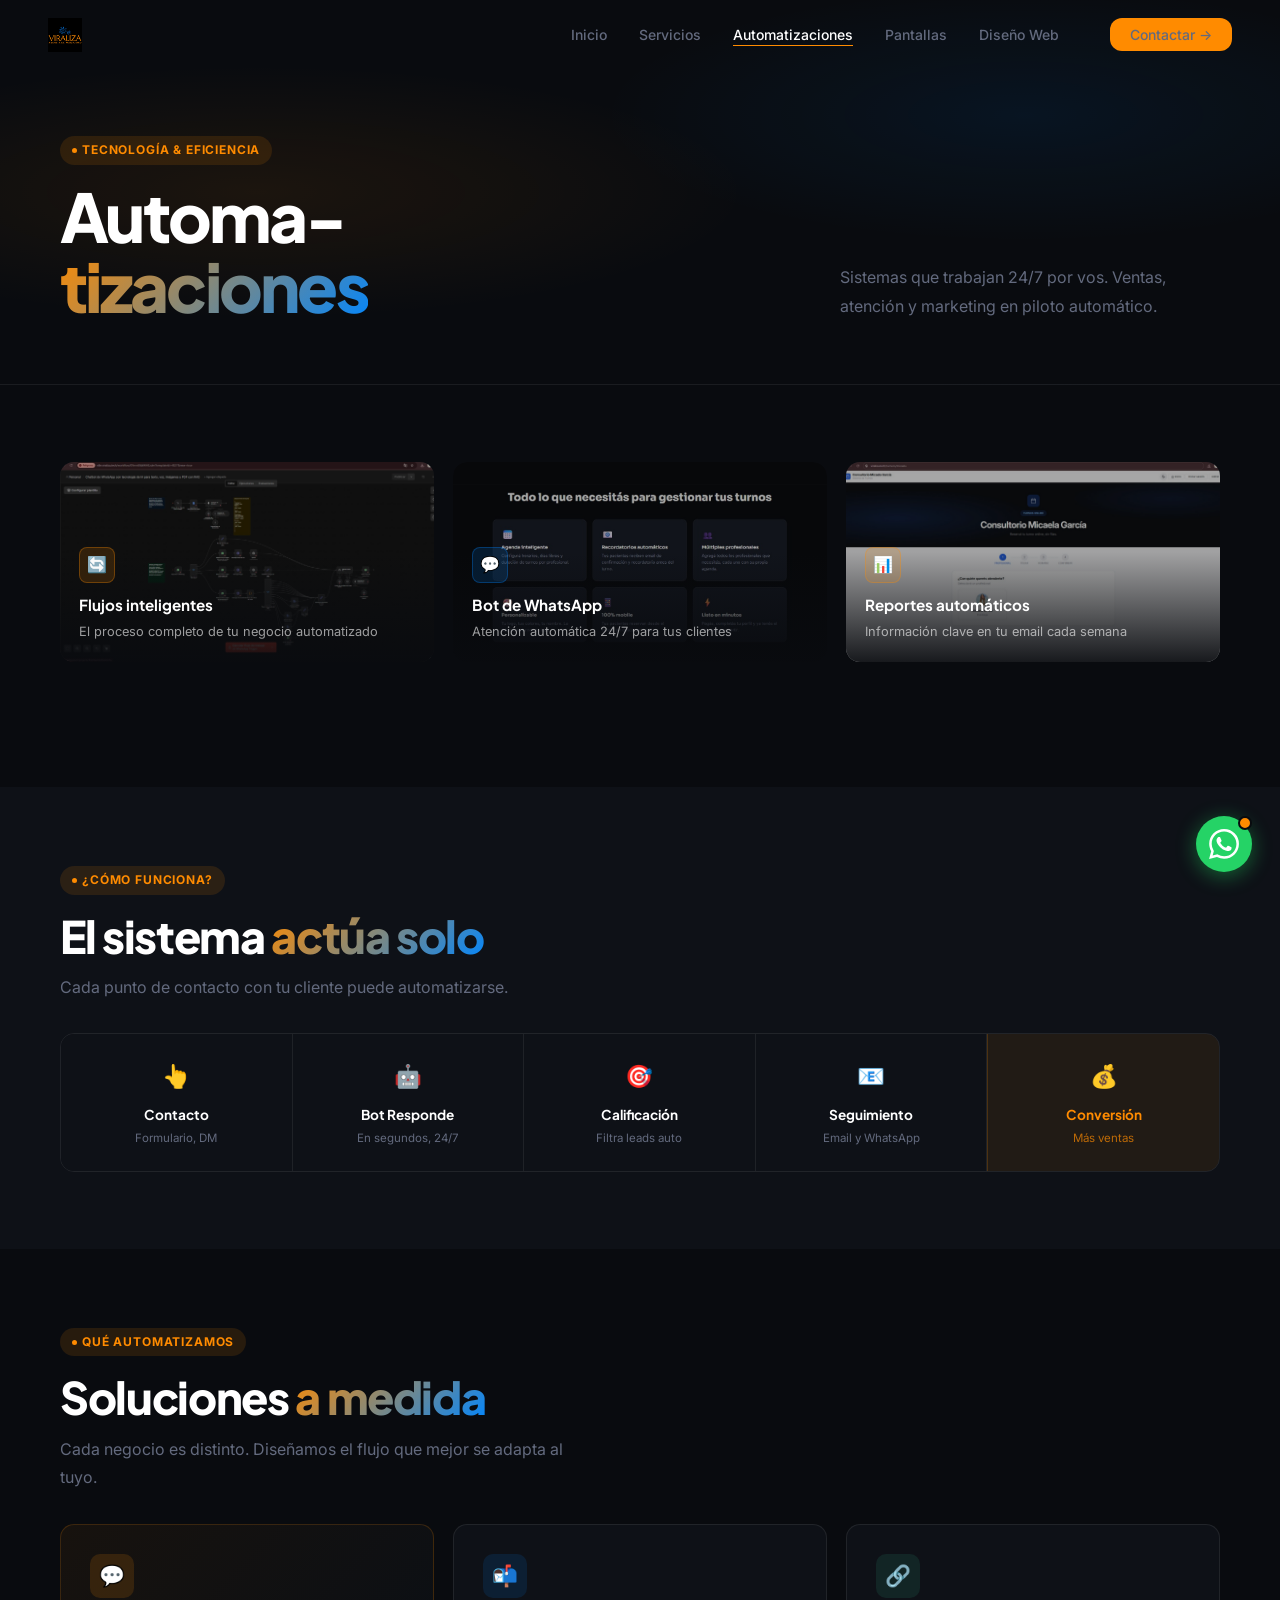
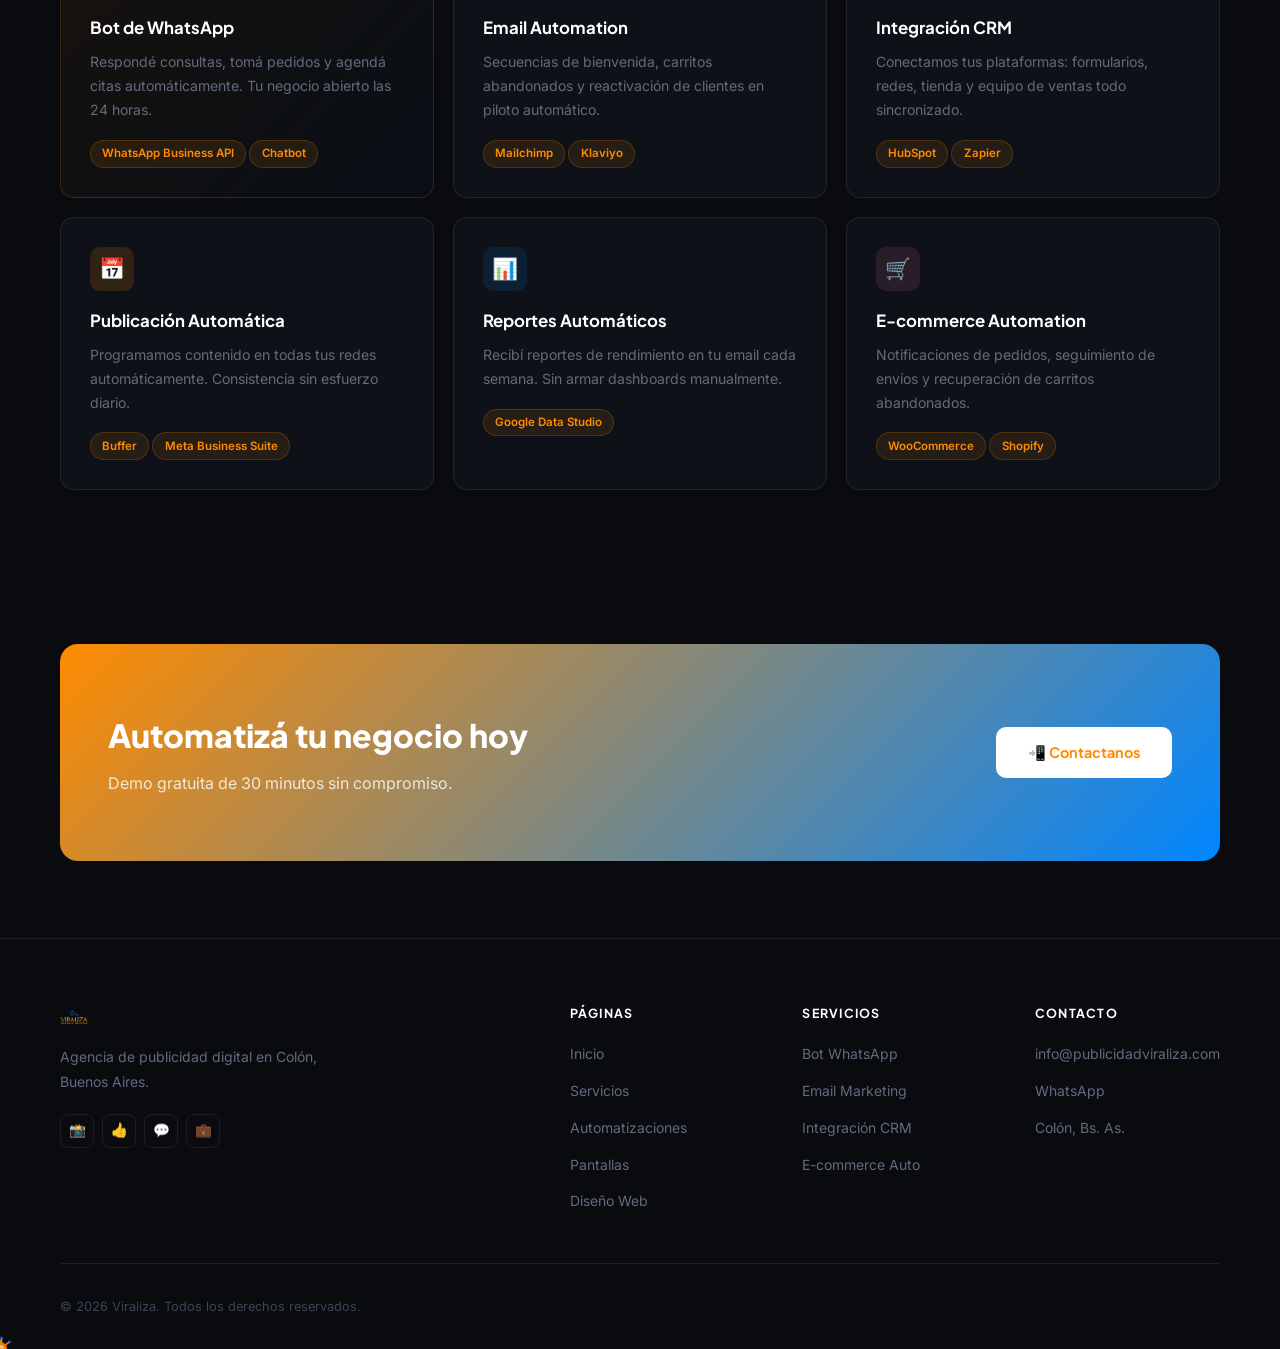
<file: automatizaciones.html>
<!DOCTYPE html>
<html lang="es">
<head>
  <meta charset="UTF-8">
  <meta name="viewport" content="width=device-width, initial-scale=1.0">
  <title>Automatizaciones — Viraliza</title>
  <meta name="description" content="Bots de WhatsApp, email automation y CRM. Automatizá tu negocio con Viraliza.">
  <link rel="icon" href="assets/img/logo/virus%20(1).png">
  <link rel="stylesheet" href="assets/css/style.css">
  <style>
    :root { --acc:#ff8b00; --a2:#0086ff; --bg:#090b0f; --bg2:#0e1117; --bg3:#13181f; --brd:rgba(255,255,255,.08); --txt:#c8ccd8; --mut:#636a7e; }
    *{box-sizing:border-box;margin:0;padding:0}
    body{background:var(--bg);color:var(--txt);font-family:'Inter',sans-serif;overflow-x:hidden}
    .card{background:var(--bg2);border:1px solid var(--brd);border-radius:14px;padding:1.8rem;transition:transform .3s,border-color .3s}
    .card:hover{transform:translateY(-3px);border-color:rgba(255,139,0,.25)}
    .card-icon{width:44px;height:44px;border-radius:10px;display:flex;align-items:center;justify-content:center;font-size:1.3rem;margin-bottom:1rem}
    .card-icon.or{background:rgba(255,139,0,.14)} .card-icon.bl{background:rgba(0,134,255,.12)} .card-icon.gr{background:rgba(52,211,153,.1)} .card-icon.pk{background:rgba(244,114,182,.12)}
    .card-t{font-family:'Plus Jakarta Sans',sans-serif;font-size:1.05rem;font-weight:700;color:#fff;margin-bottom:.5rem}
    .card-d{font-size:.88rem;color:var(--mut);line-height:1.7}
    .tag{display:inline-block;padding:.2rem .7rem;border-radius:99px;font-size:.72rem;font-weight:600;margin:.3rem .2rem 0 0;background:rgba(255,139,0,.1);color:var(--acc);border:1px solid rgba(255,139,0,.2)}
    .grid{display:grid;grid-template-columns:repeat(auto-fit,minmax(280px,1fr));gap:1.2rem}
    .sec{padding:clamp(3rem,6vw,5rem) clamp(1.5rem,5vw,3rem)}
    .sec-alt{background:var(--bg2)}
    .container{max-width:1160px;margin:0 auto}
    .bdg{display:inline-flex;align-items:center;gap:5px;padding:4px 12px;background:rgba(255,139,0,.12);color:var(--acc);font-size:.75rem;font-weight:700;letter-spacing:.07em;text-transform:uppercase;border-radius:99px;margin-bottom:1rem}
    .bdg::before{content:'';width:5px;height:5px;background:var(--acc);border-radius:50%}
    .sec-title{font-family:'Plus Jakarta Sans',sans-serif;font-size:clamp(1.8rem,4vw,2.8rem);font-weight:800;color:#fff;line-height:1.1;letter-spacing:-.03em;margin-bottom:.8rem}
    .sec-title em{font-style:normal;background:linear-gradient(135deg,#ff8b00,#0086ff);-webkit-background-clip:text;background-clip:text;-webkit-text-fill-color:transparent}
    .sec-sub{font-size:1rem;color:var(--mut);max-width:520px;line-height:1.8}
  </style>
</head>
<body>

<nav>
  <a href="index.html" class="nav-logo">
    <img src="assets/img/logo/viraliza-logo-real.jpg" alt="Viraliza" style="height:34px;width:auto;object-fit:contain;mix-blend-mode:screen">
  </a>
  <ul class="nav-links">
    <li><a href="index.html">Inicio</a></li>
    <li><a href="servicios.html">Servicios</a></li>
    <li><a href="automatizaciones.html" class="active">Automatizaciones</a></li>
    <li><a href="pantallas.html">Pantallas</a></li>
    <li><a href="diseno-web.html">Diseño Web</a></li>
    <li><a href="https://wa.me/5493416641391" class="nav-cta" target="_blank">Contactar →</a></li>
  </ul>
  <button class="hamburger" aria-label="Menú"><span></span><span></span><span></span></button>
</nav>

<!-- HERO -->
<div style="padding:calc(70px + 4rem) clamp(1.5rem,5vw,3rem) 4rem;background:radial-gradient(ellipse 70% 60% at 20% 50%,rgba(255,139,0,.08),transparent 55%),radial-gradient(ellipse 60% 60% at 80% 30%,rgba(0,134,255,.08),transparent 55%),#090b0f;border-bottom:1px solid rgba(255,255,255,.07)">
  <div style="max-width:1160px;margin:0 auto;display:flex;align-items:flex-end;justify-content:space-between;gap:2rem;flex-wrap:wrap">
    <div>
      <div class="bdg">Tecnología & Eficiencia</div>
      <h1 style="font-family:'Plus Jakarta Sans',sans-serif;font-size:clamp(2.4rem,6vw,4.2rem);font-weight:800;color:#fff;line-height:1.04;letter-spacing:-.04em">Automa-<br><em style="font-style:normal;background:linear-gradient(135deg,#ff8b00,#0086ff);-webkit-background-clip:text;background-clip:text;-webkit-text-fill-color:transparent">tizaciones</em></h1>
    </div>
    <p style="font-size:1rem;color:#636a7e;max-width:380px;line-height:1.8">Sistemas que trabajan 24/7 por vos. Ventas, atención y marketing en piloto automático.</p>
  </div>
</div>

<!-- FOTOS GRID -->
<div class="sec">
  <div class="container">
    <div style="display:grid;grid-template-columns:repeat(auto-fit,minmax(260px,1fr));gap:1.2rem;margin-bottom:3rem">
      <div style="position:relative;border-radius:14px;overflow:hidden;min-height:200px;background:#0e1117">
        <img src="assets/img/automati/a4.jpeg" alt="Flujos automatizados" loading="lazy" style="position:absolute;top:0;left:0;width:100%;height:100%;object-fit:cover;filter:brightness(.65)">
        <div style="position:absolute;inset:0;background:linear-gradient(to top,rgba(9,11,15,.9) 0%,transparent 55%)"></div>
        <div style="position:absolute;bottom:0;left:0;right:0;padding:1.2rem">
          <div style="width:36px;height:36px;background:rgba(255,139,0,.15);border:1px solid rgba(255,139,0,.3);border-radius:8px;display:flex;align-items:center;justify-content:center;font-size:1rem;margin-bottom:.6rem">🔄</div>
          <div style="font-family:'Plus Jakarta Sans',sans-serif;font-size:.95rem;font-weight:700;color:#fff">Flujos inteligentes</div>
          <div style="font-size:.8rem;color:rgba(255,255,255,.6);margin-top:.2rem">El proceso completo de tu negocio automatizado</div>
        </div>
      </div>
      <div style="position:relative;border-radius:14px;overflow:hidden;min-height:200px;background:#0e1117">
        <img src="assets/img/automati/a1.jpeg" alt="Bot WhatsApp" loading="lazy" style="position:absolute;top:0;left:0;width:100%;height:100%;object-fit:cover;filter:brightness(.65)">
        <div style="position:absolute;inset:0;background:linear-gradient(to top,rgba(9,11,15,.9) 0%,transparent 55%)"></div>
        <div style="position:absolute;bottom:0;left:0;right:0;padding:1.2rem">
          <div style="width:36px;height:36px;background:rgba(0,134,255,.15);border:1px solid rgba(0,134,255,.3);border-radius:8px;display:flex;align-items:center;justify-content:center;font-size:1rem;margin-bottom:.6rem">💬</div>
          <div style="font-family:'Plus Jakarta Sans',sans-serif;font-size:.95rem;font-weight:700;color:#fff">Bot de WhatsApp</div>
          <div style="font-size:.8rem;color:rgba(255,255,255,.6);margin-top:.2rem">Atención automática 24/7 para tus clientes</div>
        </div>
      </div>
      <div style="position:relative;border-radius:14px;overflow:hidden;min-height:200px;background:#0e1117">
        <img src="assets/img/automati/a3.jpeg" alt="Reportes automáticos" loading="lazy" style="position:absolute;top:0;left:0;width:100%;height:100%;object-fit:cover;filter:brightness(.65)">
        <div style="position:absolute;inset:0;background:linear-gradient(to top,rgba(9,11,15,.9) 0%,transparent 55%)"></div>
        <div style="position:absolute;bottom:0;left:0;right:0;padding:1.2rem">
          <div style="width:36px;height:36px;background:rgba(255,139,0,.15);border:1px solid rgba(255,139,0,.3);border-radius:8px;display:flex;align-items:center;justify-content:center;font-size:1rem;margin-bottom:.6rem">📊</div>
          <div style="font-family:'Plus Jakarta Sans',sans-serif;font-size:.95rem;font-weight:700;color:#fff">Reportes automáticos</div>
          <div style="font-size:.8rem;color:rgba(255,255,255,.6);margin-top:.2rem">Información clave en tu email cada semana</div>
        </div>
      </div>
    </div>
  </div>
</div>

<!-- FLUJO -->
<div class="sec sec-alt">
  <div class="container">
    <div class="bdg">¿Cómo funciona?</div>
    <h2 class="sec-title">El sistema <em>actúa solo</em></h2>
    <p class="sec-sub" style="margin-bottom:2rem">Cada punto de contacto con tu cliente puede automatizarse.</p>
    <div style="display:flex;border:1px solid rgba(255,255,255,.08);border-radius:14px;overflow:hidden;overflow-x:auto">
      <div style="flex:1;min-width:100px;padding:1.4rem .8rem;background:#0e1117;border-right:1px solid rgba(255,255,255,.07);text-align:center"><div style="font-size:1.4rem;margin-bottom:.5rem">👆</div><div style="font-family:'Plus Jakarta Sans',sans-serif;font-size:.85rem;font-weight:700;color:#fff">Contacto</div><div style="font-size:.72rem;color:#636a7e;margin-top:.2rem">Formulario, DM</div></div>
      <div style="flex:1;min-width:100px;padding:1.4rem .8rem;background:#0e1117;border-right:1px solid rgba(255,255,255,.07);text-align:center"><div style="font-size:1.4rem;margin-bottom:.5rem">🤖</div><div style="font-family:'Plus Jakarta Sans',sans-serif;font-size:.85rem;font-weight:700;color:#fff">Bot Responde</div><div style="font-size:.72rem;color:#636a7e;margin-top:.2rem">En segundos, 24/7</div></div>
      <div style="flex:1;min-width:100px;padding:1.4rem .8rem;background:#0e1117;border-right:1px solid rgba(255,255,255,.07);text-align:center"><div style="font-size:1.4rem;margin-bottom:.5rem">🎯</div><div style="font-family:'Plus Jakarta Sans',sans-serif;font-size:.85rem;font-weight:700;color:#fff">Calificación</div><div style="font-size:.72rem;color:#636a7e;margin-top:.2rem">Filtra leads auto</div></div>
      <div style="flex:1;min-width:100px;padding:1.4rem .8rem;background:#0e1117;border-right:1px solid rgba(255,255,255,.07);text-align:center"><div style="font-size:1.4rem;margin-bottom:.5rem">📧</div><div style="font-family:'Plus Jakarta Sans',sans-serif;font-size:.85rem;font-weight:700;color:#fff">Seguimiento</div><div style="font-size:.72rem;color:#636a7e;margin-top:.2rem">Email y WhatsApp</div></div>
      <div style="flex:1;min-width:100px;padding:1.4rem .8rem;background:rgba(255,139,0,.08);border-left:1px solid rgba(255,139,0,.2);text-align:center"><div style="font-size:1.4rem;margin-bottom:.5rem">💰</div><div style="font-family:'Plus Jakarta Sans',sans-serif;font-size:.85rem;font-weight:700;color:#ff8b00">Conversión</div><div style="font-size:.72rem;color:rgba(255,139,0,.7);margin-top:.2rem">Más ventas</div></div>
    </div>
  </div>
</div>

<!-- SOLUCIONES -->
<div class="sec">
  <div class="container">
    <div class="bdg">Qué automatizamos</div>
    <h2 class="sec-title">Soluciones <em>a medida</em></h2>
    <p class="sec-sub" style="margin-bottom:2rem">Cada negocio es distinto. Diseñamos el flujo que mejor se adapta al tuyo.</p>
    <div class="grid">
      <div class="card" style="border-color:rgba(255,139,0,.18);background:linear-gradient(135deg,rgba(255,139,0,.06),rgba(0,134,255,.03))"><div class="card-icon or">💬</div><div class="card-t">Bot de WhatsApp</div><div class="card-d">Respondé consultas, tomá pedidos y agendá citas automáticamente. Tu negocio abierto las 24 horas.</div><div style="margin-top:.8rem"><span class="tag">WhatsApp Business API</span><span class="tag">Chatbot</span></div></div>
      <div class="card"><div class="card-icon bl">📬</div><div class="card-t">Email Automation</div><div class="card-d">Secuencias de bienvenida, carritos abandonados y reactivación de clientes en piloto automático.</div><div style="margin-top:.8rem"><span class="tag">Mailchimp</span><span class="tag">Klaviyo</span></div></div>
      <div class="card"><div class="card-icon gr">🔗</div><div class="card-t">Integración CRM</div><div class="card-d">Conectamos tus plataformas: formularios, redes, tienda y equipo de ventas todo sincronizado.</div><div style="margin-top:.8rem"><span class="tag">HubSpot</span><span class="tag">Zapier</span></div></div>
      <div class="card"><div class="card-icon or">📅</div><div class="card-t">Publicación Automática</div><div class="card-d">Programamos contenido en todas tus redes automáticamente. Consistencia sin esfuerzo diario.</div><div style="margin-top:.8rem"><span class="tag">Buffer</span><span class="tag">Meta Business Suite</span></div></div>
      <div class="card"><div class="card-icon bl">📊</div><div class="card-t">Reportes Automáticos</div><div class="card-d">Recibí reportes de rendimiento en tu email cada semana. Sin armar dashboards manualmente.</div><div style="margin-top:.8rem"><span class="tag">Google Data Studio</span></div></div>
      <div class="card"><div class="card-icon pk">🛒</div><div class="card-t">E-commerce Automation</div><div class="card-d">Notificaciones de pedidos, seguimiento de envíos y recuperación de carritos abandonados.</div><div style="margin-top:.8rem"><span class="tag">WooCommerce</span><span class="tag">Shopify</span></div></div>
    </div>
  </div>
</div>

<!-- CTA -->
<div class="sec">
  <div style="background:linear-gradient(135deg,#ff8b00,#0086ff);border-radius:18px;padding:clamp(2.5rem,5vw,4rem) clamp(1.5rem,5vw,3rem);display:flex;align-items:center;justify-content:space-between;gap:1.5rem;flex-wrap:wrap;max-width:1160px;margin:0 auto">
    <div><h2 style="font-family:'Plus Jakarta Sans',sans-serif;font-size:clamp(1.4rem,3vw,2rem);font-weight:800;color:#fff;margin-bottom:.5rem">Automatizá tu negocio hoy</h2><p style="color:rgba(255,255,255,.8)">Demo gratuita de 30 minutos sin compromiso.</p></div>
    <a href="https://wa.me/5493416641391" target="_blank" style="padding:.85rem 2rem;background:#fff;color:#ff8b00;font-family:'Plus Jakarta Sans',sans-serif;font-weight:700;font-size:.9rem;border-radius:10px;text-decoration:none;white-space:nowrap">📲 Contactanos</a>
  </div>
</div>

<footer>
  <div class="footer-grid">
    <div class="footer-brand">
      <a href="index.html" class="nav-logo" style="margin-bottom:.5rem"><img src="assets/img/logo/viraliza-logo-real.jpg" alt="Viraliza" style="height:28px;width:auto;object-fit:contain;mix-blend-mode:screen"></a>
      <p>Agencia de publicidad digital en Colón, Buenos Aires.</p>
      <div class="footer-socials"><a href="#" class="fsoc">📸</a><a href="#" class="fsoc">👍</a><a href="#" class="fsoc">💬</a><a href="#" class="fsoc">💼</a></div>
    </div>
    <div class="footer-col"><h4>Páginas</h4><ul><li><a href="index.html">Inicio</a></li><li><a href="servicios.html">Servicios</a></li><li><a href="automatizaciones.html">Automatizaciones</a></li><li><a href="pantallas.html">Pantallas</a></li><li><a href="diseno-web.html">Diseño Web</a></li></ul></div>
    <div class="footer-col"><h4>Servicios</h4><ul><li><a href="#">Bot WhatsApp</a></li><li><a href="#">Email Marketing</a></li><li><a href="#">Integración CRM</a></li><li><a href="#">E-commerce Auto</a></li></ul></div>
    <div class="footer-col"><h4>Contacto</h4><ul><li><a href="mailto:info@publicidadviraliza.com">info@publicidadviraliza.com</a></li><li><a href="https://wa.me/5493416641391">WhatsApp</a></li><li><a href="#">Colón, Bs. As.</a></li></ul></div>
  </div>
  <div class="footer-bottom"><p>© 2026 Viraliza. Todos los derechos reservados.</p></div>
</footer>

<a href="https://wa.me/5493416641391" class="wa-float" target="_blank" rel="noopener" aria-label="Contactar por WhatsApp">
  <span class="wa-tooltip">¡Hablemos por WhatsApp!</span>
  <div class="wa-btn"><div class="wa-pulse"></div><svg viewBox="0 0 24 24" xmlns="http://www.w3.org/2000/svg"><path d="M17.472 14.382c-.297-.149-1.758-.867-2.03-.967-.273-.099-.471-.148-.67.15-.197.297-.767.966-.94 1.164-.173.199-.347.223-.644.075-.297-.15-1.255-.463-2.39-1.475-.883-.788-1.48-1.761-1.653-2.059-.173-.297-.018-.458.13-.606.134-.133.298-.347.446-.52.149-.174.198-.298.298-.497.099-.198.05-.371-.025-.52-.075-.149-.669-1.612-.916-2.207-.242-.579-.487-.5-.669-.51-.173-.008-.371-.01-.57-.01-.198 0-.52.074-.792.372-.272.297-1.04 1.016-1.04 2.479 0 1.462 1.065 2.875 1.213 3.074.149.198 2.096 3.2 5.077 4.487.709.306 1.262.489 1.694.625.712.227 1.36.195 1.871.118.571-.085 1.758-.719 2.006-1.413.248-.694.248-1.289.173-1.413-.074-.124-.272-.198-.57-.347m-5.421 7.403h-.004a9.87 9.87 0 01-5.031-1.378l-.361-.214-3.741.982.998-3.648-.235-.374a9.86 9.86 0 01-1.51-5.26c.001-5.45 4.436-9.884 9.888-9.884 2.64 0 5.122 1.03 6.988 2.898a9.825 9.825 0 012.893 6.994c-.003 5.45-4.437 9.884-9.885 9.884m8.413-18.297A11.815 11.815 0 0012.05 0C5.495 0 .16 5.335.157 11.892c0 2.096.547 4.142 1.588 5.945L.057 24l6.305-1.654a11.882 11.882 0 005.683 1.448h.005c6.554 0 11.89-5.335 11.893-11.893a11.821 11.821 0 00-3.48-8.413z"/></svg></div>
</a>
<script src="assets/js/main.js"></script>
</body>
</html>
</file>
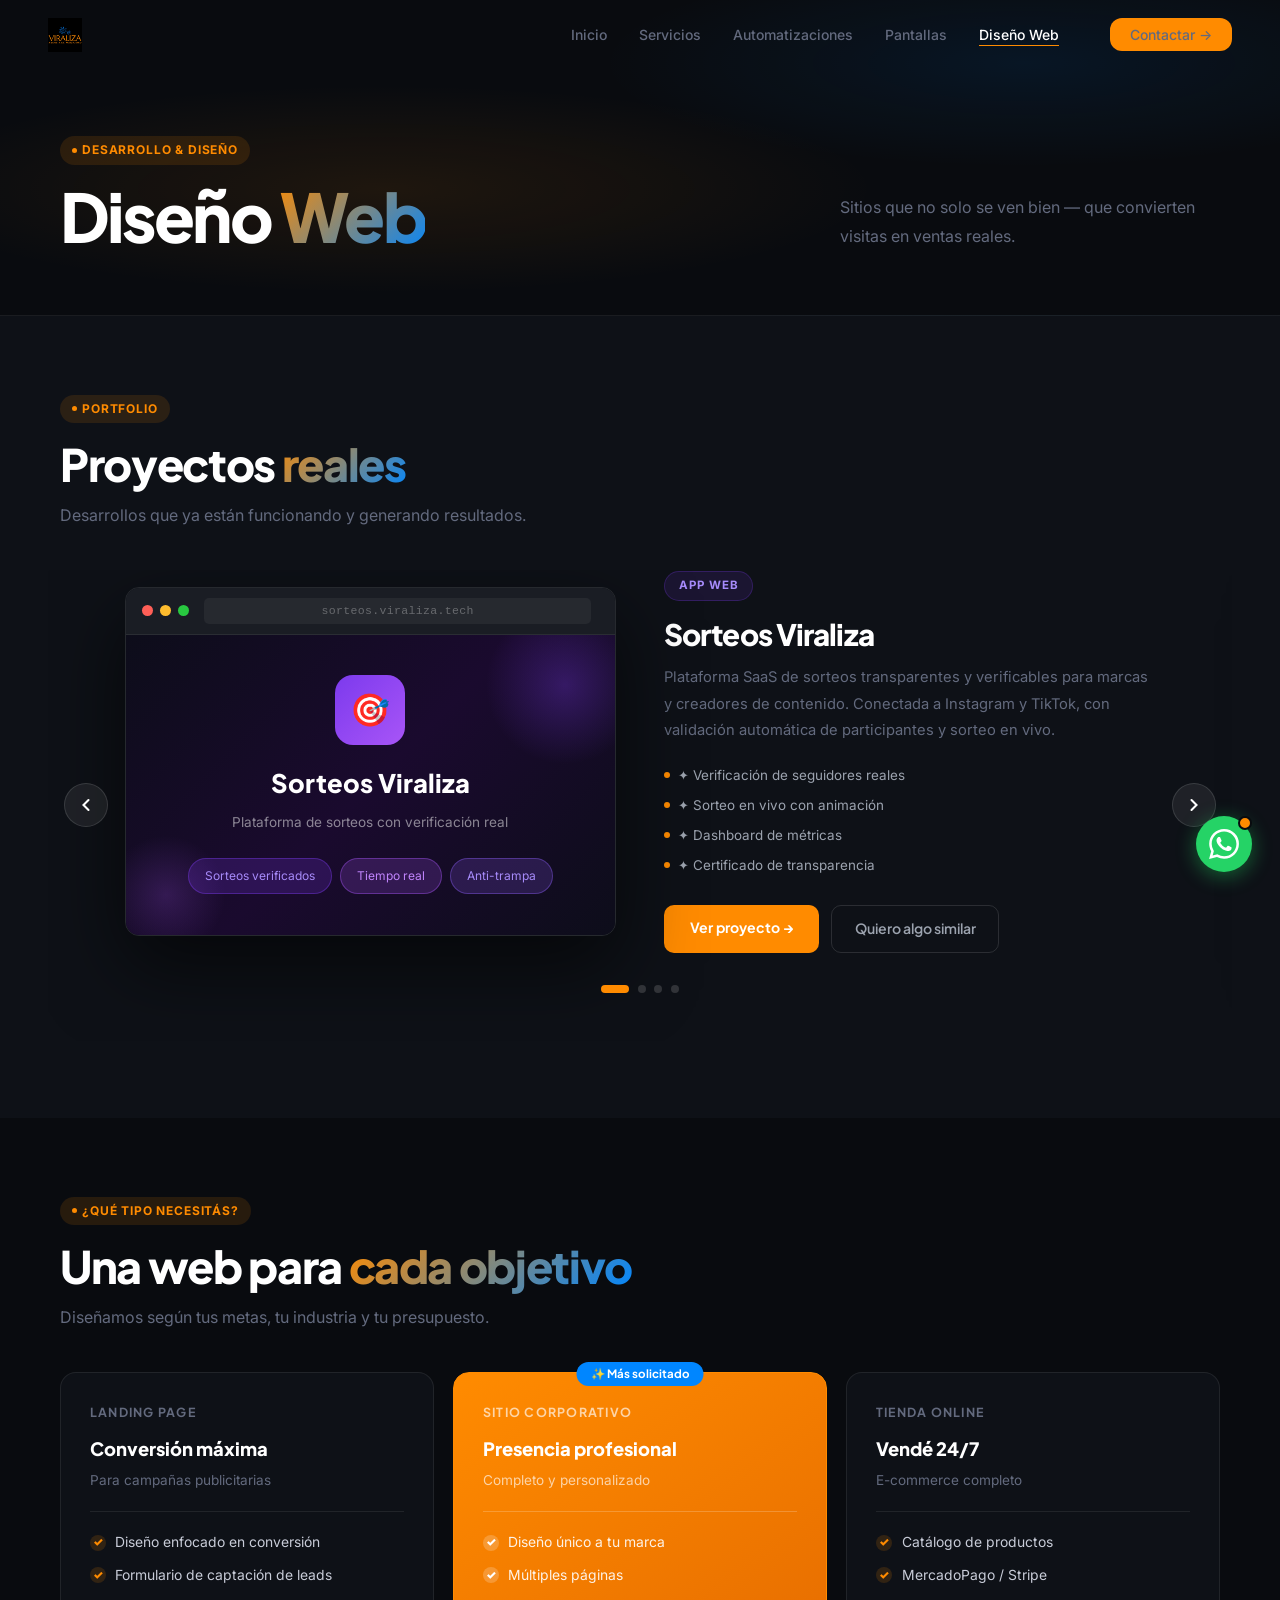
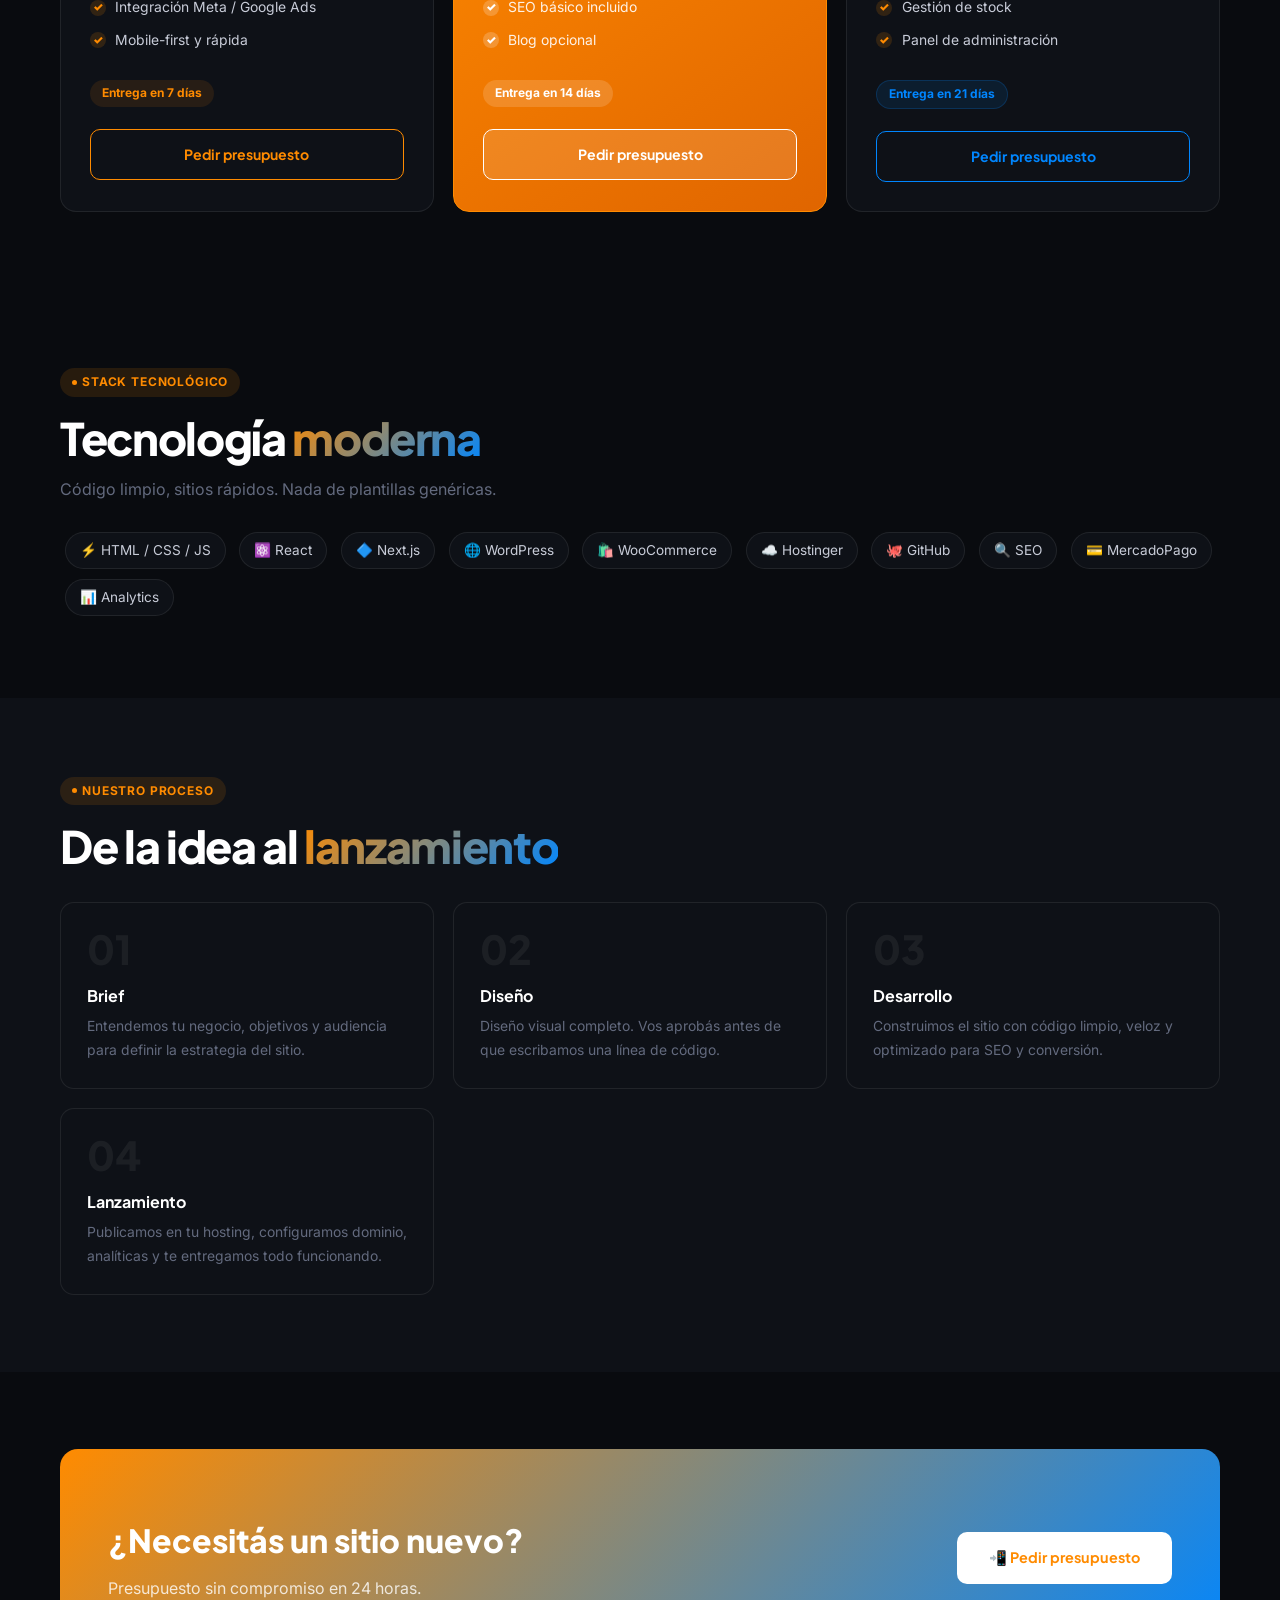
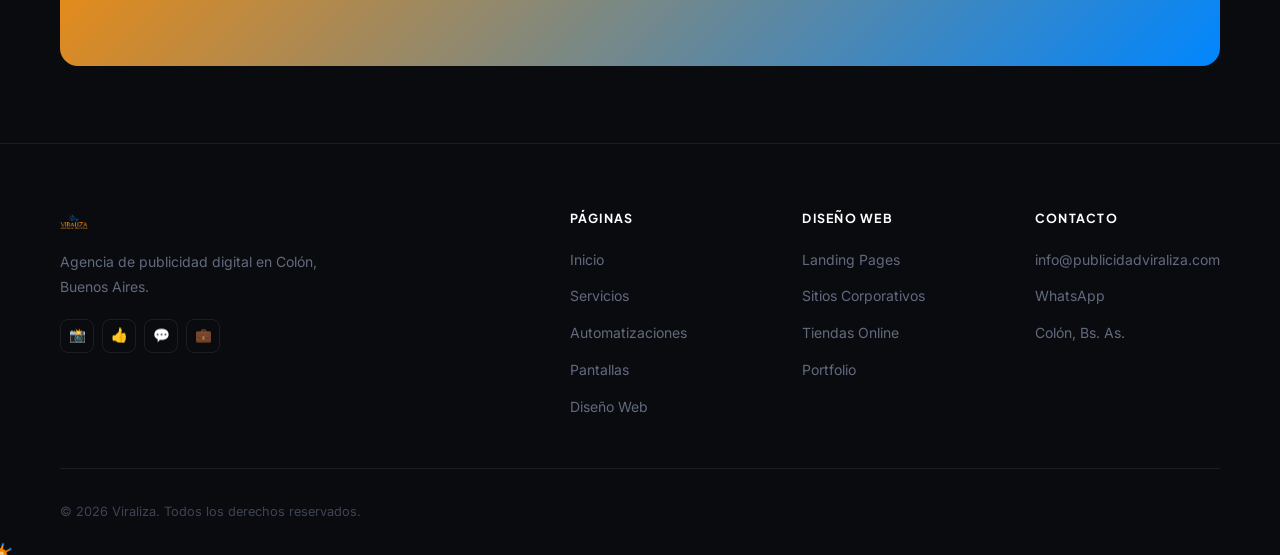
<file: diseno-web.html>
<!DOCTYPE html>
<html lang="es">
<head>
  <meta charset="UTF-8">
  <meta name="viewport" content="width=device-width, initial-scale=1.0">
  <title>Diseño Web — Viraliza</title>
  <meta name="description" content="Sitios web modernos, rápidos y orientados a convertir. Landing pages, sitios corporativos y tiendas online.">
  <link rel="icon" href="data:image/svg+xml,<svg xmlns='http://www.w3.org/2000/svg' viewBox='0 0 100 100'><text y='.9em' font-size='90'>⚡</text></svg>">
  <link rel="stylesheet" href="assets/css/style.css">
  <style>
    :root { --acc:#ff8b00; --a2:#0086ff; --bg:#090b0f; --bg2:#0e1117; --bg3:#13181f; --brd:rgba(255,255,255,.08); --mut:#636a7e; }
    *{box-sizing:border-box;margin:0;padding:0}
    body{background:var(--bg);color:#c8ccd8;font-family:'Inter',sans-serif;overflow-x:hidden}
    .sec{padding:clamp(3rem,6vw,5rem) clamp(1.5rem,5vw,3rem)}
    .sec-alt{background:var(--bg2)}
    .container{max-width:1160px;margin:0 auto}
    .bdg{display:inline-flex;align-items:center;gap:5px;padding:4px 12px;background:rgba(255,139,0,.12);color:var(--acc);font-size:.75rem;font-weight:700;letter-spacing:.07em;text-transform:uppercase;border-radius:99px;margin-bottom:1rem}
    .bdg::before{content:'';width:5px;height:5px;background:var(--acc);border-radius:50%}
    .sec-title{font-family:'Plus Jakarta Sans',sans-serif;font-size:clamp(1.8rem,4vw,2.8rem);font-weight:800;color:#fff;line-height:1.1;letter-spacing:-.03em;margin-bottom:.8rem}
    .sec-title em{font-style:normal;background:linear-gradient(135deg,#ff8b00,#0086ff);-webkit-background-clip:text;background-clip:text;-webkit-text-fill-color:transparent}
    .sec-sub{font-size:1rem;color:var(--mut);max-width:520px;line-height:1.8}
    /* Plan cards */
    .plan{background:var(--bg2);border:1px solid var(--brd);border-radius:16px;padding:1.8rem;position:relative;transition:transform .3s,border-color .3s}
    .plan:hover{transform:translateY(-3px);border-color:rgba(255,139,0,.25)}
    .plan.featured{background:linear-gradient(145deg,#ff8b00 0%,#e06500 100%);border-color:#ff8b00}
    .plan-name{font-size:.78rem;font-weight:700;color:var(--mut);letter-spacing:.1em;text-transform:uppercase;margin-bottom:.6rem}
    .plan.featured .plan-name{color:rgba(255,255,255,.65)}
    .plan-title{font-family:'Plus Jakarta Sans',sans-serif;font-size:1.15rem;font-weight:800;color:#fff;margin-bottom:.3rem}
    .plan.featured .plan-title{color:#fff}
    .plan-sub{font-size:.85rem;color:var(--mut);margin-bottom:1.2rem}
    .plan.featured .plan-sub{color:rgba(255,255,255,.65)}
    .plan-feat{display:flex;align-items:center;gap:.6rem;font-size:.87rem;color:#c8ccd8;margin-bottom:.55rem}
    .plan.featured .plan-feat{color:rgba(255,255,255,.9)}
    .plan-feat::before{content:'✓';width:16px;height:16px;background:rgba(255,139,0,.15);color:#ff8b00;border-radius:50%;display:flex;align-items:center;justify-content:center;font-size:.72rem;font-weight:900;flex-shrink:0}
    .plan.featured .plan-feat::before{background:rgba(255,255,255,.2);color:#fff}
    .plan-btn{display:block;width:100%;padding:.8rem;border-radius:10px;font-family:'Plus Jakarta Sans',sans-serif;font-weight:700;font-size:.88rem;cursor:pointer;text-align:center;text-decoration:none;margin-top:1.4rem;border:1.5px solid var(--acc);color:var(--acc);background:transparent;transition:background .2s,color .2s}
    .plan-btn:hover{background:var(--acc);color:#fff}
    .plan-btn.w{border-color:#fff;color:#fff;background:rgba(255,255,255,.12)}
    .plan-btn.w:hover{background:#fff;color:#ff8b00}
    .plan-badge{position:absolute;top:-11px;left:50%;transform:translateX(-50%);padding:2px 14px;background:#0086ff;color:#fff;font-family:'Plus Jakarta Sans',sans-serif;font-size:.72rem;font-weight:700;border-radius:99px;white-space:nowrap}
    .divider{height:1px;background:rgba(255,255,255,.08);margin:1.2rem 0}
    .plan.featured .divider{background:rgba(255,255,255,.2)}
    .grid{display:grid;grid-template-columns:repeat(auto-fit,minmax(280px,1fr));gap:1.2rem}
    /* Portfolio */
    .pcard{background:var(--bg2);border:1px solid var(--brd);border-radius:14px;overflow:hidden;transition:transform .3s,box-shadow .3s}
    .pcard:hover{transform:translateY(-3px);box-shadow:0 20px 50px rgba(0,0,0,.5)}
    .pcard-img{position:relative;height:200px;overflow:hidden}
    .pcard-img img{position:absolute;top:0;left:0;width:100%;height:100%;object-fit:cover;filter:brightness(.78)}
    .pcard-body{padding:1.2rem 1.4rem}
    .pcard-title{font-family:'Plus Jakarta Sans',sans-serif;font-weight:700;color:#fff;margin-bottom:.3rem}
    .pcard-desc{font-size:.83rem;color:var(--mut);line-height:1.6}
    /* Process */
    .step{background:var(--bg2);border:1px solid var(--brd);border-radius:14px;padding:1.6rem}
    .step-num{font-family:'Plus Jakarta Sans',sans-serif;font-size:2.5rem;font-weight:800;color:rgba(255,255,255,.06);line-height:1;margin-bottom:.8rem}
    .step-t{font-family:'Plus Jakarta Sans',sans-serif;font-size:1rem;font-weight:700;color:#fff;margin-bottom:.4rem}
    .step-d{font-size:.87rem;color:var(--mut);line-height:1.7}
    /* Tech pills */
    .pill{padding:6px 14px;background:var(--bg2);border:1px solid var(--brd);border-radius:99px;font-size:.85rem;color:#c8ccd8;display:inline-block;margin:.3rem}
  </style>
</head>
<body>

<nav>
  <a href="index.html" class="nav-logo">
    <img src="assets/img/logo/viraliza-logo-real.jpg" alt="Viraliza" style="height:34px;width:auto;object-fit:contain;mix-blend-mode:screen">
  </a>
  <ul class="nav-links">
    <li><a href="index.html">Inicio</a></li>
    <li><a href="servicios.html">Servicios</a></li>
    <li><a href="automatizaciones.html">Automatizaciones</a></li>
    <li><a href="pantallas.html">Pantallas</a></li>
    <li><a href="diseno-web.html" class="active">Diseño Web</a></li>
    <li><a href="https://wa.me/5493416641391" class="nav-cta" target="_blank">Contactar →</a></li>
  </ul>
  <button class="hamburger" aria-label="Menú"><span></span><span></span><span></span></button>
</nav>

<!-- HERO -->
<div style="padding:calc(70px + 4rem) clamp(1.5rem,5vw,3rem) 4rem;background:radial-gradient(ellipse 70% 60% at 30% 60%,rgba(255,139,0,.09),transparent 55%),radial-gradient(ellipse 60% 60% at 80% 20%,rgba(0,134,255,.09),transparent 55%),#090b0f;border-bottom:1px solid rgba(255,255,255,.07)">
  <div style="max-width:1160px;margin:0 auto;display:flex;align-items:flex-end;justify-content:space-between;gap:2rem;flex-wrap:wrap">
    <div>
      <div class="bdg">Desarrollo & Diseño</div>
      <h1 style="font-family:'Plus Jakarta Sans',sans-serif;font-size:clamp(2.4rem,6vw,4.2rem);font-weight:800;color:#fff;line-height:1.04;letter-spacing:-.04em">Diseño <em style="font-style:normal;background:linear-gradient(135deg,#ff8b00,#0086ff);-webkit-background-clip:text;background-clip:text;-webkit-text-fill-color:transparent">Web</em></h1>
    </div>
    <p style="font-size:1rem;color:#636a7e;max-width:380px;line-height:1.8">Sitios que no solo se ven bien — que convierten visitas en ventas reales.</p>
  </div>
</div>

<!-- PORTFOLIO — SLIDER -->
<div class="sec sec-alt" id="portfolio">
  <div class="container">
    <div class="bdg">Portfolio</div>
    <h2 class="sec-title">Proyectos <em>reales</em></h2>
    <p class="sec-sub" style="margin-bottom:2.5rem">Desarrollos que ya están funcionando y generando resultados.</p>
  </div>

  <!-- SLIDER WRAPPER (full-bleed) -->
  <div class="port-slider-wrap">
    <div class="port-track" id="portTrack">

      <!-- 1. Sorteos Viraliza -->
      <div class="port-slide">
        <div class="port-img-wrap">
          <div class="port-browser">
            <div class="port-browser-bar">
              <span class="pbdot r"></span><span class="pbdot y"></span><span class="pbdot g"></span>
              <span class="pburl">sorteos.viraliza.tech</span>
            </div>
            <div class="port-browser-body" style="background:linear-gradient(135deg,#0d0d1a 0%,#1a0a2e 50%,#0d0d1a 100%);display:flex;align-items:center;justify-content:center;position:relative;overflow:hidden">
              <div style="text-align:center;padding:2rem;position:relative;z-index:2">
                <div style="width:70px;height:70px;background:linear-gradient(135deg,#7c3aed,#a855f7);border-radius:18px;display:flex;align-items:center;justify-content:center;margin:0 auto 1rem;font-size:2rem">🎯</div>
                <div style="font-family:'Plus Jakarta Sans',sans-serif;font-size:1.6rem;font-weight:800;color:#fff;margin-bottom:.4rem">Sorteos Viraliza</div>
                <div style="font-size:.85rem;color:rgba(255,255,255,.5);margin-bottom:1.5rem">Plataforma de sorteos con verificación real</div>
                <div style="display:flex;gap:.5rem;justify-content:center;flex-wrap:wrap">
                  <div style="padding:.4rem 1rem;background:rgba(124,58,237,.2);border:1px solid rgba(124,58,237,.4);border-radius:99px;font-size:.75rem;color:#a78bfa">Sorteos verificados</div>
                  <div style="padding:.4rem 1rem;background:rgba(168,85,247,.2);border:1px solid rgba(168,85,247,.4);border-radius:99px;font-size:.75rem;color:#c084fc">Tiempo real</div>
                  <div style="padding:.4rem 1rem;background:rgba(139,92,246,.2);border:1px solid rgba(139,92,246,.4);border-radius:99px;font-size:.75rem;color:#a78bfa">Anti-trampa</div>
                </div>
              </div>
              <div style="position:absolute;top:-30px;right:-30px;width:160px;height:160px;background:radial-gradient(circle,rgba(124,58,237,.3),transparent 70%);pointer-events:none"></div>
              <div style="position:absolute;bottom:-20px;left:-20px;width:120px;height:120px;background:radial-gradient(circle,rgba(168,85,247,.2),transparent 70%);pointer-events:none"></div>
            </div>
          </div>
        </div>
        <div class="port-info">
          <div class="port-tag" style="background:rgba(124,58,237,.12);color:#a78bfa;border-color:rgba(124,58,237,.25)">App Web</div>
          <h3 class="port-title">Sorteos Viraliza</h3>
          <p class="port-desc">Plataforma SaaS de sorteos transparentes y verificables para marcas y creadores de contenido. Conectada a Instagram y TikTok, con validación automática de participantes y sorteo en vivo.</p>
          <div class="port-feats">
            <div class="port-feat">✦ Verificación de seguidores reales</div>
            <div class="port-feat">✦ Sorteo en vivo con animación</div>
            <div class="port-feat">✦ Dashboard de métricas</div>
            <div class="port-feat">✦ Certificado de transparencia</div>
          </div>
          <div class="port-actions">
            <a href="https://sorteos.viraliza.tech" target="_blank" rel="noopener" class="port-btn-primary">Ver proyecto →</a>
            <a href="https://wa.me/5493416641391" target="_blank" rel="noopener" class="port-btn-sec">Quiero algo similar</a>
          </div>
        </div>
      </div>

      <!-- 2. Turnero Viraliza -->
      <div class="port-slide">
        <div class="port-img-wrap">
          <div class="port-browser">
            <div class="port-browser-bar">
              <span class="pbdot r"></span><span class="pbdot y"></span><span class="pbdot g"></span>
              <span class="pburl">viraliza.tech/turnero</span>
            </div>
            <div class="port-browser-body" style="background:linear-gradient(135deg,#071c2e 0%,#0a2a42 50%,#071c2e 100%);display:flex;align-items:center;justify-content:center;position:relative;overflow:hidden">
              <div style="text-align:center;padding:2rem;position:relative;z-index:2">
                <div style="width:70px;height:70px;background:linear-gradient(135deg,#0086ff,#38bdf8);border-radius:18px;display:flex;align-items:center;justify-content:center;margin:0 auto 1rem;font-size:2rem">📅</div>
                <div style="font-family:'Plus Jakarta Sans',sans-serif;font-size:1.6rem;font-weight:800;color:#fff;margin-bottom:.4rem">Sistema de Turnos</div>
                <div style="font-size:.85rem;color:rgba(255,255,255,.5);margin-bottom:1.5rem">Gestión de citas online para profesionales</div>
                <div style="display:grid;grid-template-columns:repeat(3,1fr);gap:.4rem;max-width:260px;margin:0 auto">
                <div style="background:rgba(255,255,255,.06);border:1px solid rgba(255,255,255,.1);border-radius:8px;padding:.4rem;font-size:.72rem;color:rgba(255,255,255,.5);text-align:center">Lun</div>
                <div style="background:rgba(255,255,255,.06);border:1px solid rgba(255,255,255,.1);border-radius:8px;padding:.4rem;font-size:.72rem;color:rgba(255,255,255,.5);text-align:center">Mar</div>
                <div style="background:rgba(0,134,255,.3);border:1px solid rgba(0,134,255,.5);border-radius:8px;padding:.4rem;font-size:.72rem;color:#38bdf8;text-align:center">Mié</div>
                <div style="background:rgba(255,255,255,.06);border:1px solid rgba(255,255,255,.1);border-radius:8px;padding:.4rem;font-size:.72rem;color:rgba(255,255,255,.5);text-align:center">Jue</div>
                <div style="background:rgba(255,255,255,.06);border:1px solid rgba(255,255,255,.1);border-radius:8px;padding:.4rem;font-size:.72rem;color:rgba(255,255,255,.5);text-align:center">Vie</div>
                <div style="background:rgba(255,255,255,.06);border:1px solid rgba(255,255,255,.1);border-radius:8px;padding:.4rem;font-size:.72rem;color:rgba(255,255,255,.5);text-align:center">Sáb</div>
              </div>
              </div>
              <div style="position:absolute;top:-40px;left:-40px;width:180px;height:180px;background:radial-gradient(circle,rgba(0,134,255,.2),transparent 70%);pointer-events:none"></div>
            </div>
          </div>
        </div>
        <div class="port-info">
          <div class="port-tag" style="background:rgba(0,134,255,.12);color:#38bdf8;border-color:rgba(0,134,255,.25)">SaaS</div>
          <h3 class="port-title">Turnero Online</h3>
          <p class="port-desc">Sistema de gestión de turnos para profesionales de salud, estética y educación. Los clientes reservan 24/7 desde cualquier dispositivo, con recordatorios automáticos por WhatsApp.</p>
          <div class="port-feats">
            <div class="port-feat">✦ Reservas 24/7 sin llamados</div>
            <div class="port-feat">✦ Recordatorios por WhatsApp</div>
            <div class="port-feat">✦ Gestión multi-profesional</div>
            <div class="port-feat">✦ Panel de administración</div>
          </div>
          <div class="port-actions">
            <a href="https://viraliza.tech/turnero" target="_blank" rel="noopener" class="port-btn-primary">Ver proyecto →</a>
            <a href="https://wa.me/5493416641391" target="_blank" rel="noopener" class="port-btn-sec">Quiero algo similar</a>
          </div>
        </div>
      </div>

      <!-- 3. E-commerce Adorhada -->
      <div class="port-slide">
        <div class="port-img-wrap">
          <div class="port-browser">
            <div class="port-browser-bar">
              <span class="pbdot r"></span><span class="pbdot y"></span><span class="pbdot g"></span>
              <span class="pburl">tienda-ecommerce.com</span>
            </div>
            <div class="port-browser-body" style="background:#0a0a0a;position:relative;overflow:hidden">
              <img src="assets/img/desarrollo/ecommerce-hombres.png" alt="E-commerce de zapatillas" style="width:100%;height:100%;object-fit:cover;object-position:top;opacity:.9">
              <div style="position:absolute;inset:0;background:linear-gradient(to bottom,transparent 40%,rgba(0,0,0,.7) 100%);pointer-events:none"></div>
            </div>
          </div>
        </div>
        <div class="port-info">
          <div class="port-tag" style="background:rgba(255,139,0,.12);color:#ff8b00;border-color:rgba(255,139,0,.25)">E-commerce</div>
          <h3 class="port-title">Tienda Online Completa</h3>
          <p class="port-desc">E-commerce de zapatillas e indumentaria con catálogo de productos, carrito de compras y pago integrado con MercadoPago. Panel de administración propio para gestionar stock, pedidos y envíos.</p>
          <div class="port-feats">
            <div class="port-feat">✦ Catálogo con filtros avanzados</div>
            <div class="port-feat">✦ MercadoPago + transferencia</div>
            <div class="port-feat">✦ Panel admin con stock y pedidos</div>
            <div class="port-feat">✦ Cálculo de envío por provincia</div>
          </div>
          <div class="port-actions">
            <a href="https://wa.me/5493416641391" target="_blank" rel="noopener" class="port-btn-primary">Quiero mi tienda →</a>
            <a href="https://wa.me/5493416641391" target="_blank" rel="noopener" class="port-btn-sec">Ver más ejemplos</a>
          </div>
        </div>
      </div>

      <!-- 4. Sistema de Turnos (d3) -->
      <div class="port-slide">
        <div class="port-img-wrap">
          <div class="port-browser">
            <div class="port-browser-bar">
              <span class="pbdot r"></span><span class="pbdot y"></span><span class="pbdot g"></span>
              <span class="pburl">sistema-personalizado.com</span>
            </div>
            <div class="port-browser-body" style="background:#0a0a0a;position:relative;overflow:hidden">
              <img src="assets/img/desarrollo/d3.jpeg" alt="Sistema personalizado" style="width:100%;height:100%;object-fit:cover;opacity:.9">
              <div style="position:absolute;inset:0;background:linear-gradient(to bottom,transparent 30%,rgba(0,0,0,.6) 100%);pointer-events:none"></div>
            </div>
          </div>
        </div>
        <div class="port-info">
          <div class="port-tag" style="background:rgba(52,211,153,.12);color:#34d399;border-color:rgba(52,211,153,.25)">Diseño UI/UX</div>
          <h3 class="port-title">Interfaces a Medida</h3>
          <p class="port-desc">Diseño y desarrollo de interfaces oscuras, modernas y funcionales para sistemas de gestión. Cada pantalla pensada para mejorar la productividad y la experiencia del usuario.</p>
          <div class="port-feats">
            <div class="port-feat">✦ Diseño dark mode premium</div>
            <div class="port-feat">✦ UX orientada a conversión</div>
            <div class="port-feat">✦ Responsive para todos los dispositivos</div>
            <div class="port-feat">✦ Entrega en tiempo récord</div>
          </div>
          <div class="port-actions">
            <a href="https://wa.me/5493416641391" target="_blank" rel="noopener" class="port-btn-primary">Consultá tu proyecto →</a>
            <a href="https://wa.me/5493416641391" target="_blank" rel="noopener" class="port-btn-sec">Ver portafolio completo</a>
          </div>
        </div>
      </div>

    </div><!-- /port-track -->

    <!-- Arrows -->
    <button class="port-arrow port-prev" id="portPrev" aria-label="Anterior">
      <svg width="20" height="20" viewBox="0 0 24 24" fill="none" stroke="currentColor" stroke-width="2.5" stroke-linecap="round"><polyline points="15 18 9 12 15 6"/></svg>
    </button>
    <button class="port-arrow port-next" id="portNext" aria-label="Siguiente">
      <svg width="20" height="20" viewBox="0 0 24 24" fill="none" stroke="currentColor" stroke-width="2.5" stroke-linecap="round"><polyline points="9 18 15 12 9 6"/></svg>
    </button>

    <!-- Dots -->
    <div class="port-dots" id="portDots"></div>
  </div>
</div>

<style>
/* ── PORTFOLIO SLIDER ── */
.port-slider-wrap{position:relative;overflow:hidden;padding:0 0 3rem}
.port-track{display:flex;transition:transform .55s cubic-bezier(.77,0,.18,1);will-change:transform}
.port-slide{
  min-width:100%;
  display:grid;
  grid-template-columns:1fr 1fr;
  gap:3rem;
  align-items:center;
  padding:0 clamp(1.5rem,6vw,5rem);
  max-width:1260px;
  margin:0 auto;
}
@media(max-width:860px){
  .port-slide{grid-template-columns:1fr;gap:1.5rem;padding:0 1.25rem}
}

/* Browser mockup */
.port-img-wrap{position:relative}
.port-browser{border-radius:14px;overflow:hidden;border:1px solid rgba(255,255,255,.1);box-shadow:0 30px 80px rgba(0,0,0,.6)}
.port-browser-bar{
  display:flex;align-items:center;gap:.45rem;
  background:#1a1d24;border-bottom:1px solid rgba(255,255,255,.07);
  padding:.6rem 1rem;
}
.pbdot{width:11px;height:11px;border-radius:50%;flex-shrink:0}
.pbdot.r{background:#ff5f57}.pbdot.y{background:#febc2e}.pbdot.g{background:#28c840}
.pburl{
  flex:1;text-align:center;
  font-size:.72rem;color:rgba(255,255,255,.3);
  font-family:monospace;letter-spacing:.03em;
  background:rgba(255,255,255,.05);border-radius:5px;
  padding:.2rem .75rem;margin:0 .5rem;
}
.port-browser-body{height:300px}
@media(max-width:860px){.port-browser-body{height:220px}}

/* Info side */
.port-tag{
  display:inline-flex;align-items:center;
  padding:4px 14px;border-radius:99px;border:1px solid;
  font-size:.72rem;font-weight:700;letter-spacing:.08em;text-transform:uppercase;
  margin-bottom:1rem;
}
.port-title{
  font-family:'Plus Jakarta Sans',sans-serif;
  font-size:clamp(1.4rem,3vw,1.85rem);
  font-weight:800;color:#fff;
  letter-spacing:-.03em;line-height:1.15;
  margin-bottom:.85rem;
}
.port-desc{font-size:.92rem;color:#636a7e;line-height:1.8;margin-bottom:1.25rem}
.port-feats{display:flex;flex-direction:column;gap:.45rem;margin-bottom:1.75rem}
.port-feat{font-size:.84rem;color:#9ca3af;display:flex;align-items:center;gap:.5rem}
.port-feat::before{content:'';width:6px;height:6px;background:var(--acc);border-radius:50%;flex-shrink:0}
.port-actions{display:flex;gap:.75rem;flex-wrap:wrap}
.port-btn-primary{
  padding:.7rem 1.6rem;background:var(--acc);color:#fff;
  font-family:'Plus Jakarta Sans',sans-serif;font-weight:700;font-size:.88rem;
  border-radius:10px;transition:opacity .2s,transform .2s;
  display:inline-block;
}
.port-btn-primary:hover{opacity:.88;transform:translateY(-1px)}
.port-btn-sec{
  padding:.7rem 1.4rem;background:transparent;color:#9ca3af;
  font-family:'Plus Jakarta Sans',sans-serif;font-weight:600;font-size:.88rem;
  border-radius:10px;border:1px solid rgba(255,255,255,.12);
  transition:border-color .2s,color .2s;display:inline-block;
}
.port-btn-sec:hover{border-color:rgba(255,255,255,.3);color:#fff}

/* Arrows */
.port-arrow{
  position:absolute;top:50%;transform:translateY(-50%);
  width:44px;height:44px;border-radius:50%;
  background:rgba(255,255,255,.07);border:1px solid rgba(255,255,255,.12);
  color:#fff;cursor:pointer;display:flex;align-items:center;justify-content:center;
  transition:background .2s;z-index:10;
}
.port-arrow:hover{background:rgba(255,139,0,.2);border-color:rgba(255,139,0,.4)}
.port-prev{left:1rem}.port-next{right:1rem}
@media(max-width:860px){.port-prev{left:.3rem}.port-next{right:.3rem}}

/* Dots */
.port-dots{display:flex;justify-content:center;gap:.55rem;padding:2rem 0 0;position:relative;z-index:10}
.port-dot{
  width:8px;height:8px;border-radius:99px;
  background:rgba(255,255,255,.15);border:none;cursor:pointer;
  transition:background .3s,width .3s;
}
.port-dot.active{width:28px;background:var(--acc)}
</style>

<script>
(function(){
  var track = document.getElementById('portTrack');
  var dotsWrap = document.getElementById('portDots');
  var slides = track.querySelectorAll('.port-slide');
  var cur = 0;
  var total = slides.length;
  var timer;

  // Build dots
  slides.forEach(function(_,i){
    var d = document.createElement('button');
    d.className = 'port-dot' + (i===0?' active':'');
    d.setAttribute('aria-label','Proyecto '+(i+1));
    d.addEventListener('click',function(){ go(i); resetTimer(); });
    dotsWrap.appendChild(d);
  });

  function go(n){
    cur = ((n%total)+total)%total;
    track.style.transform = 'translateX(-'+cur+'00%)';
    dotsWrap.querySelectorAll('.port-dot').forEach(function(d,i){ d.classList.toggle('active',i===cur); });
  }

  function resetTimer(){
    clearInterval(timer);
    timer = setInterval(function(){ go(cur+1); }, 5500);
  }

  document.getElementById('portPrev').addEventListener('click',function(){ go(cur-1); resetTimer(); });
  document.getElementById('portNext').addEventListener('click',function(){ go(cur+1); resetTimer(); });

  // Touch swipe
  var sx = 0;
  track.addEventListener('touchstart',function(e){ sx=e.touches[0].clientX; },{passive:true});
  track.addEventListener('touchend',function(e){
    var dx = e.changedTouches[0].clientX - sx;
    if(Math.abs(dx)>45){ go(dx<0?cur+1:cur-1); resetTimer(); }
  });

  resetTimer();
})();
</script>

<!-- TIPOS DE SITIO -->
<div class="sec">
  <div class="container">
    <div class="bdg">¿Qué tipo necesitás?</div>
    <h2 class="sec-title">Una web para <em>cada objetivo</em></h2>
    <p class="sec-sub" style="margin-bottom:2.5rem">Diseñamos según tus metas, tu industria y tu presupuesto.</p>
    <div class="grid">
      <div class="plan">
        <div class="plan-name">Landing Page</div>
        <div class="plan-title">Conversión máxima</div>
        <div class="plan-sub">Para campañas publicitarias</div>
        <div class="divider"></div>
        <div class="plan-feat">Diseño enfocado en conversión</div>
        <div class="plan-feat">Formulario de captación de leads</div>
        <div class="plan-feat">Integración Meta / Google Ads</div>
        <div class="plan-feat">Mobile-first y rápida</div>
        <div style="margin-top:1.2rem;padding:3px 12px;background:rgba(255,139,0,.1);color:#ff8b00;border-radius:99px;font-size:.75rem;font-weight:700;display:inline-block">Entrega en 7 días</div>
        <a href="https://wa.me/5493416641391" target="_blank" class="plan-btn">Pedir presupuesto</a>
      </div>
      <div class="plan featured">
        <div class="plan-badge">✨ Más solicitado</div>
        <div class="plan-name">Sitio Corporativo</div>
        <div class="plan-title">Presencia profesional</div>
        <div class="plan-sub">Completo y personalizado</div>
        <div class="divider"></div>
        <div class="plan-feat">Diseño único a tu marca</div>
        <div class="plan-feat">Múltiples páginas</div>
        <div class="plan-feat">SEO básico incluido</div>
        <div class="plan-feat">Blog opcional</div>
        <div style="margin-top:1.2rem;padding:3px 12px;background:rgba(255,255,255,.15);color:#fff;border-radius:99px;font-size:.75rem;font-weight:700;display:inline-block">Entrega en 14 días</div>
        <a href="https://wa.me/5493416641391" target="_blank" class="plan-btn w">Pedir presupuesto</a>
      </div>
      <div class="plan">
        <div class="plan-name">Tienda Online</div>
        <div class="plan-title">Vendé 24/7</div>
        <div class="plan-sub">E-commerce completo</div>
        <div class="divider"></div>
        <div class="plan-feat">Catálogo de productos</div>
        <div class="plan-feat">MercadoPago / Stripe</div>
        <div class="plan-feat">Gestión de stock</div>
        <div class="plan-feat">Panel de administración</div>
        <div style="margin-top:1.2rem;padding:3px 12px;background:rgba(0,134,255,.1);color:#0086ff;border-radius:99px;font-size:.75rem;font-weight:700;display:inline-block;border:1px solid rgba(0,134,255,.2)">Entrega en 21 días</div>
        <a href="https://wa.me/5493416641391" target="_blank" class="plan-btn" style="border-color:#0086ff;color:#0086ff">Pedir presupuesto</a>
      </div>
    </div>
  </div>
</div>

<!-- TECNOLOGÍAS -->
<div class="sec">
  <div class="container">
    <div class="bdg">Stack tecnológico</div>
    <h2 class="sec-title">Tecnología <em>moderna</em></h2>
    <p class="sec-sub" style="margin-bottom:1.5rem">Código limpio, sitios rápidos. Nada de plantillas genéricas.</p>
    <div>
      <span class="pill">⚡ HTML / CSS / JS</span>
      <span class="pill">⚛️ React</span>
      <span class="pill">🔷 Next.js</span>
      <span class="pill">🌐 WordPress</span>
      <span class="pill">🛍️ WooCommerce</span>
      <span class="pill">☁️ Hostinger</span>
      <span class="pill">🐙 GitHub</span>
      <span class="pill">🔍 SEO</span>
      <span class="pill">💳 MercadoPago</span>
      <span class="pill">📊 Analytics</span>
    </div>
  </div>
</div>

<!-- PROCESO -->
<div class="sec sec-alt">
  <div class="container">
    <div class="bdg">Nuestro proceso</div>
    <h2 class="sec-title">De la idea al <em>lanzamiento</em></h2>
    <div class="grid" style="margin-top:2rem">
      <div class="step"><div class="step-num">01</div><div class="step-t">Brief</div><div class="step-d">Entendemos tu negocio, objetivos y audiencia para definir la estrategia del sitio.</div></div>
      <div class="step"><div class="step-num">02</div><div class="step-t">Diseño</div><div class="step-d">Diseño visual completo. Vos aprobás antes de que escribamos una línea de código.</div></div>
      <div class="step"><div class="step-num">03</div><div class="step-t">Desarrollo</div><div class="step-d">Construimos el sitio con código limpio, veloz y optimizado para SEO y conversión.</div></div>
      <div class="step"><div class="step-num">04</div><div class="step-t">Lanzamiento</div><div class="step-d">Publicamos en tu hosting, configuramos dominio, analíticas y te entregamos todo funcionando.</div></div>
    </div>
  </div>
</div>

<!-- CTA -->
<div class="sec">
  <div style="background:linear-gradient(135deg,#ff8b00,#0086ff);border-radius:18px;padding:clamp(2.5rem,5vw,4rem) clamp(1.5rem,5vw,3rem);display:flex;align-items:center;justify-content:space-between;gap:1.5rem;flex-wrap:wrap;max-width:1160px;margin:0 auto">
    <div><h2 style="font-family:'Plus Jakarta Sans',sans-serif;font-size:clamp(1.4rem,3vw,2rem);font-weight:800;color:#fff;margin-bottom:.5rem">¿Necesitás un sitio nuevo?</h2><p style="color:rgba(255,255,255,.8)">Presupuesto sin compromiso en 24 horas.</p></div>
    <a href="https://wa.me/5493416641391" target="_blank" style="padding:.85rem 2rem;background:#fff;color:#ff8b00;font-family:'Plus Jakarta Sans',sans-serif;font-weight:700;font-size:.9rem;border-radius:10px;text-decoration:none;white-space:nowrap">📲 Pedir presupuesto</a>
  </div>
</div>

<footer>
  <div class="footer-grid">
    <div class="footer-brand"><a href="index.html" class="nav-logo" style="margin-bottom:.5rem"><img src="assets/img/logo/viraliza-logo-real.jpg" alt="Viraliza" style="height:28px;width:auto;object-fit:contain;mix-blend-mode:screen"></a><p>Agencia de publicidad digital en Colón, Buenos Aires.</p><div class="footer-socials"><a href="#" class="fsoc">📸</a><a href="#" class="fsoc">👍</a><a href="#" class="fsoc">💬</a><a href="#" class="fsoc">💼</a></div></div>
    <div class="footer-col"><h4>Páginas</h4><ul><li><a href="index.html">Inicio</a></li><li><a href="servicios.html">Servicios</a></li><li><a href="automatizaciones.html">Automatizaciones</a></li><li><a href="pantallas.html">Pantallas</a></li><li><a href="diseno-web.html">Diseño Web</a></li></ul></div>
    <div class="footer-col"><h4>Diseño Web</h4><ul><li><a href="#">Landing Pages</a></li><li><a href="#">Sitios Corporativos</a></li><li><a href="#">Tiendas Online</a></li><li><a href="#">Portfolio</a></li></ul></div>
    <div class="footer-col"><h4>Contacto</h4><ul><li><a href="mailto:info@publicidadviraliza.com">info@publicidadviraliza.com</a></li><li><a href="https://wa.me/5493416641391">WhatsApp</a></li><li><a href="#">Colón, Bs. As.</a></li></ul></div>
  </div>
  <div class="footer-bottom"><p>© 2026 Viraliza. Todos los derechos reservados.</p></div>
</footer>

<a href="https://wa.me/5493416641391" class="wa-float" target="_blank" rel="noopener" aria-label="Contactar por WhatsApp">
  <span class="wa-tooltip">¡Hablemos por WhatsApp!</span>
  <div class="wa-btn"><div class="wa-pulse"></div><svg viewBox="0 0 24 24" xmlns="http://www.w3.org/2000/svg"><path d="M17.472 14.382c-.297-.149-1.758-.867-2.03-.967-.273-.099-.471-.148-.67.15-.197.297-.767.966-.94 1.164-.173.199-.347.223-.644.075-.297-.15-1.255-.463-2.39-1.475-.883-.788-1.48-1.761-1.653-2.059-.173-.297-.018-.458.13-.606.134-.133.298-.347.446-.52.149-.174.198-.298.298-.497.099-.198.05-.371-.025-.52-.075-.149-.669-1.612-.916-2.207-.242-.579-.487-.5-.669-.51-.173-.008-.371-.01-.57-.01-.198 0-.52.074-.792.372-.272.297-1.04 1.016-1.04 2.479 0 1.462 1.065 2.875 1.213 3.074.149.198 2.096 3.2 5.077 4.487.709.306 1.262.489 1.694.625.712.227 1.36.195 1.871.118.571-.085 1.758-.719 2.006-1.413.248-.694.248-1.289.173-1.413-.074-.124-.272-.198-.57-.347m-5.421 7.403h-.004a9.87 9.87 0 01-5.031-1.378l-.361-.214-3.741.982.998-3.648-.235-.374a9.86 9.86 0 01-1.51-5.26c.001-5.45 4.436-9.884 9.888-9.884 2.64 0 5.122 1.03 6.988 2.898a9.825 9.825 0 012.893 6.994c-.003 5.45-4.437 9.884-9.885 9.884m8.413-18.297A11.815 11.815 0 0012.05 0C5.495 0 .16 5.335.157 11.892c0 2.096.547 4.142 1.588 5.945L.057 24l6.305-1.654a11.882 11.882 0 005.683 1.448h.005c6.554 0 11.89-5.335 11.893-11.893a11.821 11.821 0 00-3.48-8.413z"/></svg></div>
</a>
<script src="assets/js/main.js"></script>
</body>
</html>
</file>
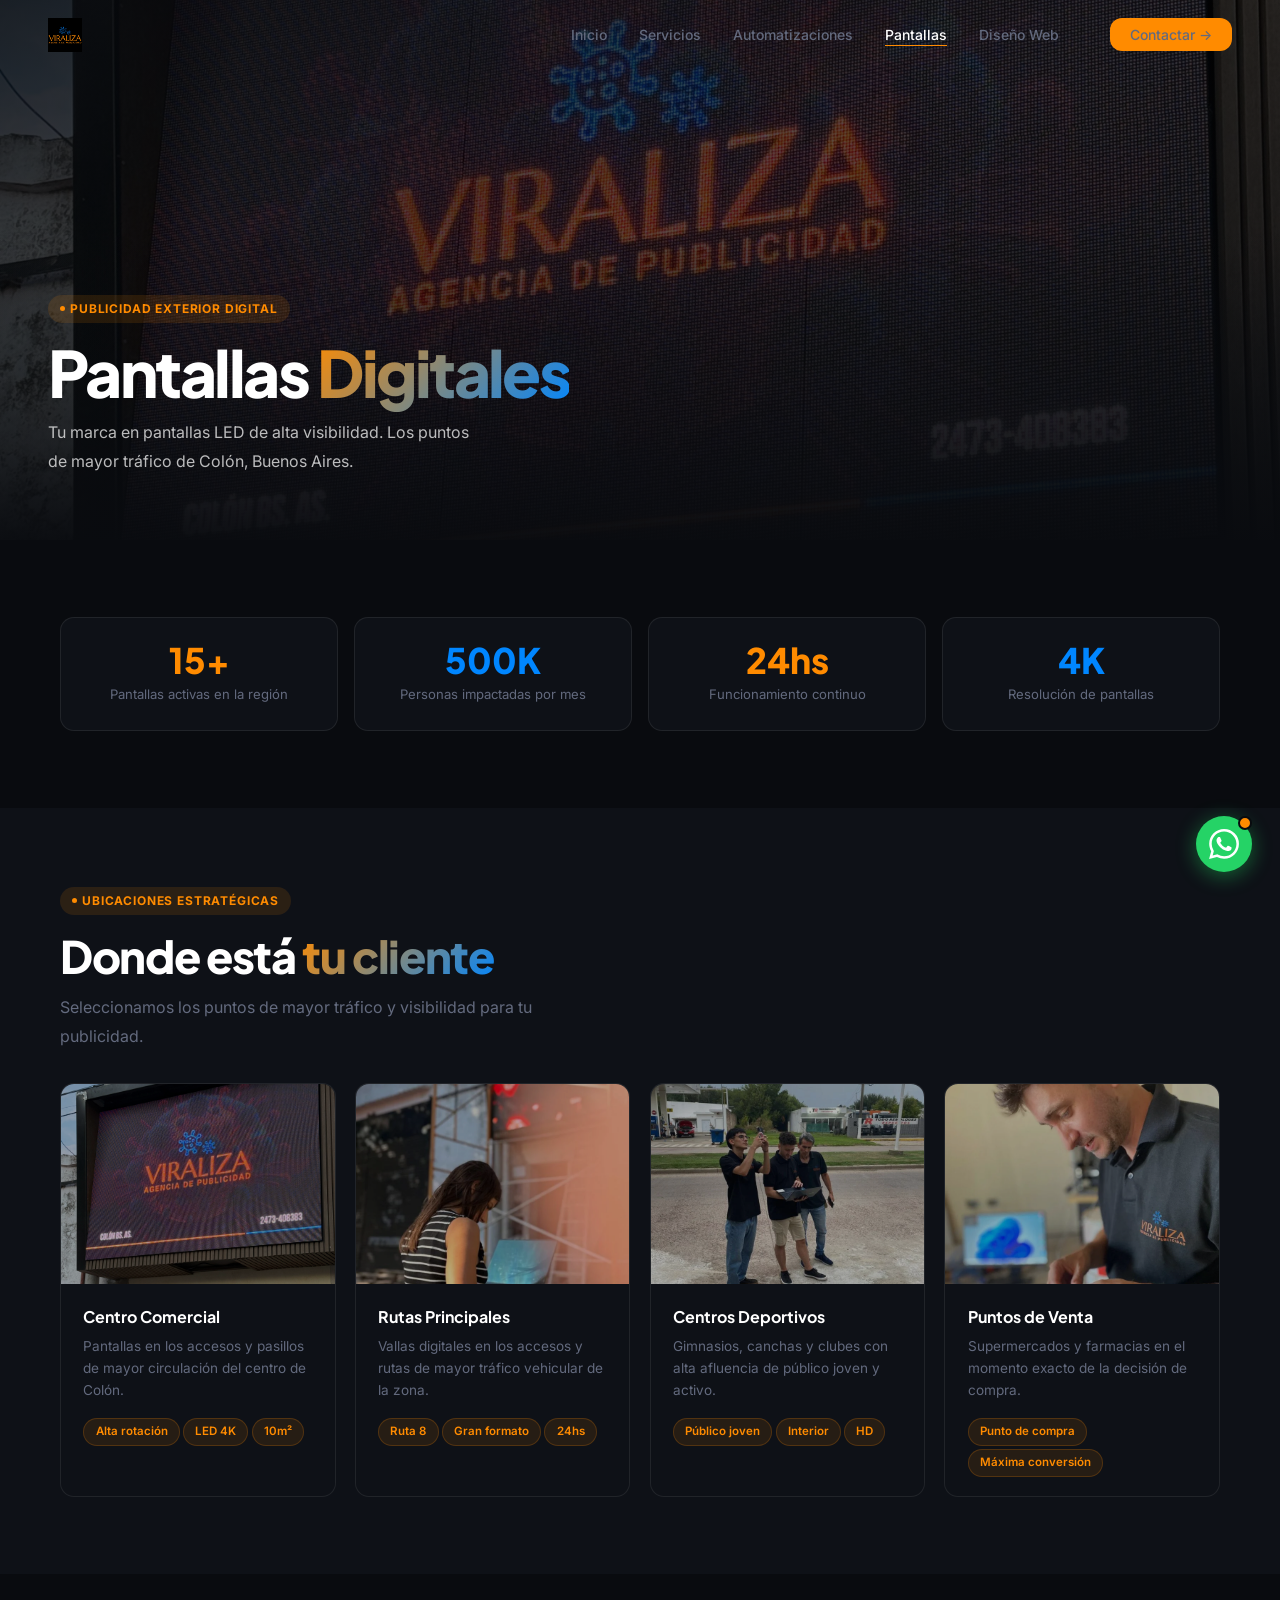
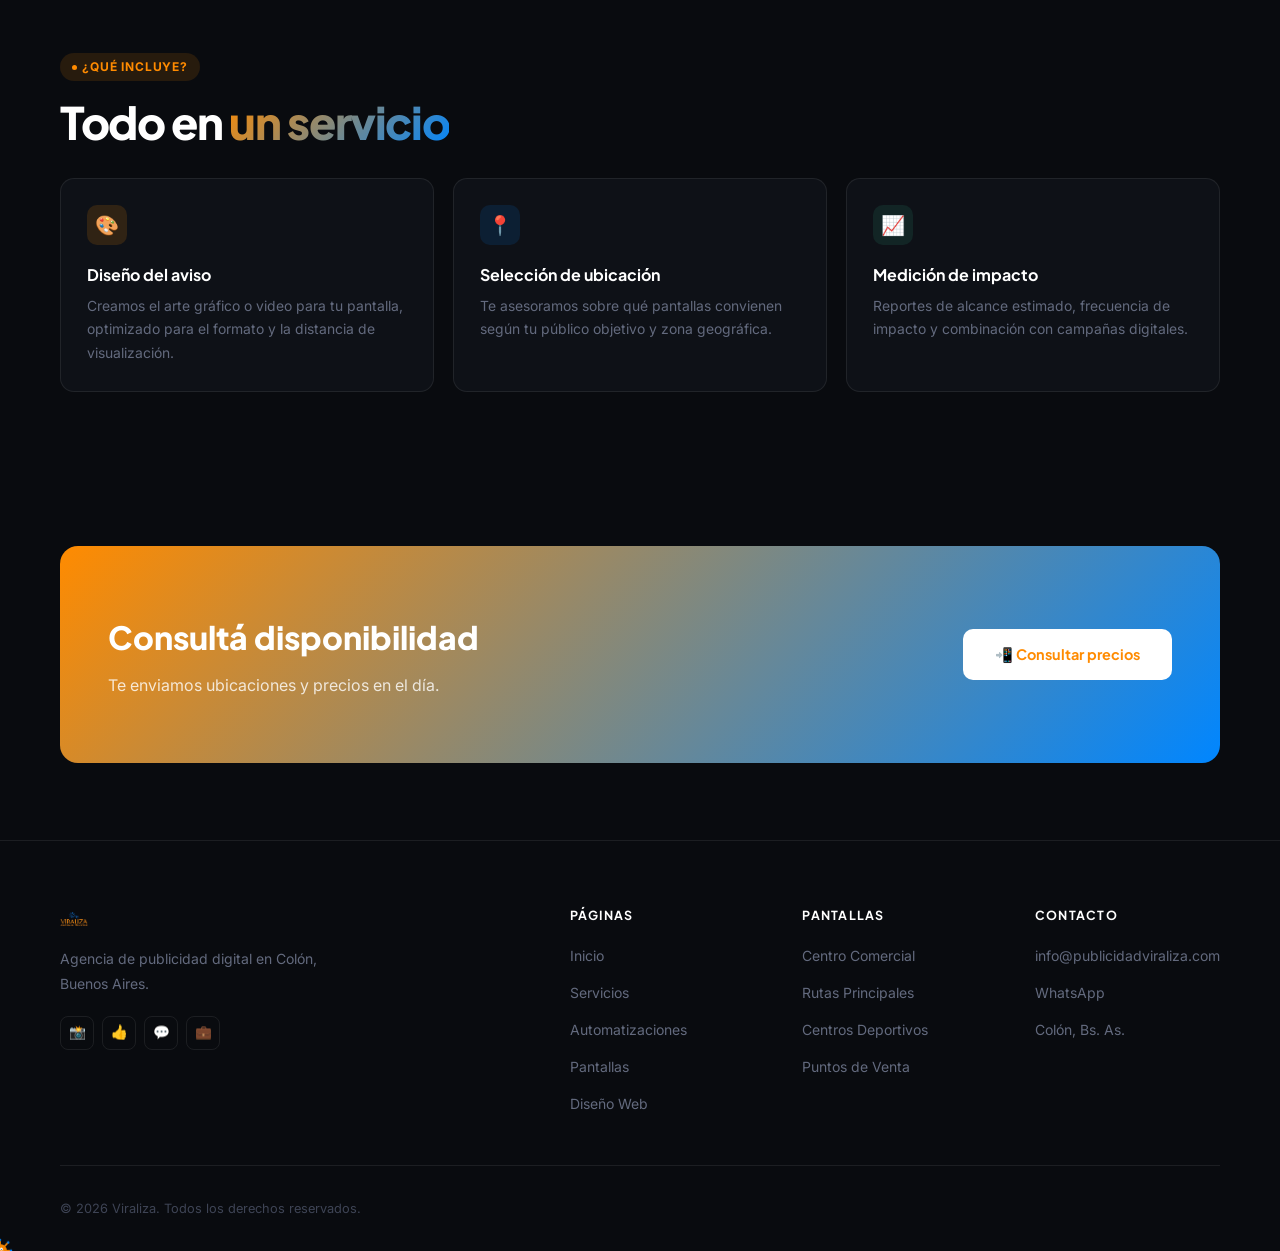
<file: pantallas.html>
<!DOCTYPE html>
<html lang="es">
<head>
  <meta charset="UTF-8">
  <meta name="viewport" content="width=device-width, initial-scale=1.0">
  <title>Pantallas Digitales — Viraliza</title>
  <meta name="description" content="Publicidad en pantallas LED digitales. Alta visibilidad en los puntos estratégicos de Colón, Buenos Aires.">
  <link rel="icon" href="assets/img/logo/virus%20(1).png">
  <link rel="stylesheet" href="assets/css/style.css">
  <style>
    :root { --acc:#ff8b00; --a2:#0086ff; --bg:#090b0f; --bg2:#0e1117; --brd:rgba(255,255,255,.08); --mut:#636a7e; }
    *{box-sizing:border-box;margin:0;padding:0}
    body{background:var(--bg);color:#c8ccd8;font-family:'Inter',sans-serif;overflow-x:hidden}
    .sec{padding:clamp(3rem,6vw,5rem) clamp(1.5rem,5vw,3rem)}
    .sec-alt{background:var(--bg2)}
    .container{max-width:1160px;margin:0 auto}
    .bdg{display:inline-flex;align-items:center;gap:5px;padding:4px 12px;background:rgba(255,139,0,.12);color:var(--acc);font-size:.75rem;font-weight:700;letter-spacing:.07em;text-transform:uppercase;border-radius:99px;margin-bottom:1rem}
    .bdg::before{content:'';width:5px;height:5px;background:var(--acc);border-radius:50%}
    .sec-title{font-family:'Plus Jakarta Sans',sans-serif;font-size:clamp(1.8rem,4vw,2.8rem);font-weight:800;color:#fff;line-height:1.1;letter-spacing:-.03em;margin-bottom:.8rem}
    .sec-title em{font-style:normal;background:linear-gradient(135deg,#ff8b00,#0086ff);-webkit-background-clip:text;background-clip:text;-webkit-text-fill-color:transparent}
    .sec-sub{font-size:1rem;color:var(--mut);max-width:520px;line-height:1.8}
    /* Photo cards */
    .pcard{position:relative;border-radius:14px;overflow:hidden;background:var(--bg2);border:1px solid var(--brd);transition:transform .3s,border-color .3s}
    .pcard:hover{transform:translateY(-3px);border-color:rgba(255,139,0,.25)}
    .pcard img{display:block;width:100%;height:200px;object-fit:cover;filter:brightness(.72)}
    .pcard-body{padding:1.2rem 1.4rem}
    .pcard-title{font-family:'Plus Jakarta Sans',sans-serif;font-weight:700;color:#fff;margin-bottom:.4rem}
    .pcard-desc{font-size:.85rem;color:var(--mut);line-height:1.6;margin-bottom:.8rem}
    .badge-tag{display:inline-block;padding:.2rem .7rem;background:rgba(255,139,0,.1);color:var(--acc);border:1px solid rgba(255,139,0,.2);border-radius:99px;font-size:.72rem;font-weight:600;margin:.2rem .2rem 0 0}
    /* Stats */
    .stat-box{background:var(--bg2);border:1px solid var(--brd);border-radius:14px;padding:1.5rem;text-align:center}
    .stat-num{font-family:'Plus Jakarta Sans',sans-serif;font-size:2.2rem;font-weight:800;color:var(--acc);line-height:1}
    .stat-lbl{font-size:.82rem;color:var(--mut);margin-top:.4rem}
    .grid2{display:grid;grid-template-columns:repeat(auto-fit,minmax(240px,1fr));gap:1.2rem}
    .grid4{display:grid;grid-template-columns:repeat(auto-fit,minmax(160px,1fr));gap:1rem}
  </style>
</head>
<body>

<nav>
  <a href="index.html" class="nav-logo">
    <img src="assets/img/logo/viraliza-logo-real.jpg" alt="Viraliza" style="height:34px;width:auto;object-fit:contain;mix-blend-mode:screen">
  </a>
  <ul class="nav-links">
    <li><a href="index.html">Inicio</a></li>
    <li><a href="servicios.html">Servicios</a></li>
    <li><a href="automatizaciones.html">Automatizaciones</a></li>
    <li><a href="pantallas.html" class="active">Pantallas</a></li>
    <li><a href="diseno-web.html">Diseño Web</a></li>
    <li><a href="https://wa.me/5493416641391" class="nav-cta" target="_blank">Contactar →</a></li>
  </ul>
  <button class="hamburger" aria-label="Menú"><span></span><span></span><span></span></button>
</nav>

<!-- HERO CON FOTO -->
<div style="position:relative;height:60vh;min-height:400px;overflow:hidden;background:#090b0f">
  <img src="assets/img/servicio/s2.jpeg" alt="Pantalla LED Viraliza" style="position:absolute;top:0;left:0;width:100%;height:100%;object-fit:cover;filter:brightness(.45)">
  <div style="position:absolute;inset:0;background:linear-gradient(160deg,rgba(9,11,15,.75) 0%,rgba(9,11,15,.2) 45%,rgba(9,11,15,.7) 100%)"></div>
  <div style="position:absolute;bottom:0;left:0;right:0;padding:clamp(2rem,5vw,4rem) clamp(1.5rem,5vw,3rem);background:linear-gradient(to top,rgba(9,11,15,.95),transparent)">
    <div class="bdg">Publicidad Exterior Digital</div>
    <h1 style="font-family:'Plus Jakarta Sans',sans-serif;font-size:clamp(2rem,6vw,4rem);font-weight:800;color:#fff;line-height:1.04;letter-spacing:-.04em;margin-bottom:.8rem">Pantallas <em style="font-style:normal;background:linear-gradient(135deg,#ff8b00,#0086ff);-webkit-background-clip:text;background-clip:text;-webkit-text-fill-color:transparent">Digitales</em></h1>
    <p style="font-size:1rem;color:rgba(255,255,255,.72);max-width:440px;line-height:1.8">Tu marca en pantallas LED de alta visibilidad. Los puntos de mayor tráfico de Colón, Buenos Aires.</p>
  </div>
</div>

<!-- STATS -->
<div class="sec">
  <div class="container">
    <div class="grid4">
      <div class="stat-box"><div class="stat-num">15+</div><div class="stat-lbl">Pantallas activas en la región</div></div>
      <div class="stat-box"><div class="stat-num" style="color:#0086ff">500K</div><div class="stat-lbl">Personas impactadas por mes</div></div>
      <div class="stat-box"><div class="stat-num">24hs</div><div class="stat-lbl">Funcionamiento continuo</div></div>
      <div class="stat-box"><div class="stat-num" style="color:#0086ff">4K</div><div class="stat-lbl">Resolución de pantallas</div></div>
    </div>
  </div>
</div>

<!-- UBICACIONES -->
<div class="sec sec-alt">
  <div class="container">
    <div class="bdg">Ubicaciones estratégicas</div>
    <h2 class="sec-title">Donde está <em>tu cliente</em></h2>
    <p class="sec-sub" style="margin-bottom:2rem">Seleccionamos los puntos de mayor tráfico y visibilidad para tu publicidad.</p>
    <div class="grid2">
      <div class="pcard">
        <img src="assets/img/servicio/s2.jpeg" alt="Pantalla Centro Comercial">
        <div class="pcard-body">
          <div class="pcard-title">Centro Comercial</div>
          <div class="pcard-desc">Pantallas en los accesos y pasillos de mayor circulación del centro de Colón.</div>
          <span class="badge-tag">Alta rotación</span><span class="badge-tag">LED 4K</span><span class="badge-tag">10m²</span>
        </div>
      </div>
      <div class="pcard">
        <img src="assets/img/servicio/s9.webp" alt="Pantalla Ruta">
        <div class="pcard-body">
          <div class="pcard-title">Rutas Principales</div>
          <div class="pcard-desc">Vallas digitales en los accesos y rutas de mayor tráfico vehicular de la zona.</div>
          <span class="badge-tag">Ruta 8</span><span class="badge-tag">Gran formato</span><span class="badge-tag">24hs</span>
        </div>
      </div>
      <div class="pcard">
        <img src="assets/img/servicio/s6.webp" alt="Centros Deportivos">
        <div class="pcard-body">
          <div class="pcard-title">Centros Deportivos</div>
          <div class="pcard-desc">Gimnasios, canchas y clubes con alta afluencia de público joven y activo.</div>
          <span class="badge-tag">Público joven</span><span class="badge-tag">Interior</span><span class="badge-tag">HD</span>
        </div>
      </div>
      <div class="pcard">
        <img src="assets/img/servicio/s5.webp" alt="Puntos de Venta">
        <div class="pcard-body">
          <div class="pcard-title">Puntos de Venta</div>
          <div class="pcard-desc">Supermercados y farmacias en el momento exacto de la decisión de compra.</div>
          <span class="badge-tag">Punto de compra</span><span class="badge-tag">Máxima conversión</span>
        </div>
      </div>
    </div>
  </div>
</div>

<!-- QUÉ INCLUYE -->
<div class="sec">
  <div class="container">
    <div class="bdg">¿Qué incluye?</div>
    <h2 class="sec-title">Todo en <em>un servicio</em></h2>
    <div style="display:grid;grid-template-columns:repeat(auto-fit,minmax(260px,1fr));gap:1.2rem;margin-top:2rem">
      <div style="background:var(--bg2);border:1px solid var(--brd);border-radius:14px;padding:1.6rem"><div style="width:40px;height:40px;background:rgba(255,139,0,.14);border-radius:10px;display:flex;align-items:center;justify-content:center;font-size:1.2rem;margin-bottom:1rem">🎨</div><div style="font-family:'Plus Jakarta Sans',sans-serif;font-size:1rem;font-weight:700;color:#fff;margin-bottom:.4rem">Diseño del aviso</div><div style="font-size:.87rem;color:var(--mut);line-height:1.7">Creamos el arte gráfico o video para tu pantalla, optimizado para el formato y la distancia de visualización.</div></div>
      <div style="background:var(--bg2);border:1px solid var(--brd);border-radius:14px;padding:1.6rem"><div style="width:40px;height:40px;background:rgba(0,134,255,.12);border-radius:10px;display:flex;align-items:center;justify-content:center;font-size:1.2rem;margin-bottom:1rem">📍</div><div style="font-family:'Plus Jakarta Sans',sans-serif;font-size:1rem;font-weight:700;color:#fff;margin-bottom:.4rem">Selección de ubicación</div><div style="font-size:.87rem;color:var(--mut);line-height:1.7">Te asesoramos sobre qué pantallas convienen según tu público objetivo y zona geográfica.</div></div>
      <div style="background:var(--bg2);border:1px solid var(--brd);border-radius:14px;padding:1.6rem"><div style="width:40px;height:40px;background:rgba(52,211,153,.1);border-radius:10px;display:flex;align-items:center;justify-content:center;font-size:1.2rem;margin-bottom:1rem">📈</div><div style="font-family:'Plus Jakarta Sans',sans-serif;font-size:1rem;font-weight:700;color:#fff;margin-bottom:.4rem">Medición de impacto</div><div style="font-size:.87rem;color:var(--mut);line-height:1.7">Reportes de alcance estimado, frecuencia de impacto y combinación con campañas digitales.</div></div>
    </div>
  </div>
</div>

<!-- CTA -->
<div class="sec">
  <div style="background:linear-gradient(135deg,#ff8b00,#0086ff);border-radius:18px;padding:clamp(2.5rem,5vw,4rem) clamp(1.5rem,5vw,3rem);display:flex;align-items:center;justify-content:space-between;gap:1.5rem;flex-wrap:wrap;max-width:1160px;margin:0 auto">
    <div><h2 style="font-family:'Plus Jakarta Sans',sans-serif;font-size:clamp(1.4rem,3vw,2rem);font-weight:800;color:#fff;margin-bottom:.5rem">Consultá disponibilidad</h2><p style="color:rgba(255,255,255,.8)">Te enviamos ubicaciones y precios en el día.</p></div>
    <a href="https://wa.me/5493416641391" target="_blank" style="padding:.85rem 2rem;background:#fff;color:#ff8b00;font-family:'Plus Jakarta Sans',sans-serif;font-weight:700;font-size:.9rem;border-radius:10px;text-decoration:none;white-space:nowrap">📲 Consultar precios</a>
  </div>
</div>

<footer>
  <div class="footer-grid">
    <div class="footer-brand"><a href="index.html" class="nav-logo" style="margin-bottom:.5rem"><img src="assets/img/logo/viraliza-logo-real.jpg" alt="Viraliza" style="height:28px;width:auto;object-fit:contain;mix-blend-mode:screen"></a><p>Agencia de publicidad digital en Colón, Buenos Aires.</p><div class="footer-socials"><a href="#" class="fsoc">📸</a><a href="#" class="fsoc">👍</a><a href="#" class="fsoc">💬</a><a href="#" class="fsoc">💼</a></div></div>
    <div class="footer-col"><h4>Páginas</h4><ul><li><a href="index.html">Inicio</a></li><li><a href="servicios.html">Servicios</a></li><li><a href="automatizaciones.html">Automatizaciones</a></li><li><a href="pantallas.html">Pantallas</a></li><li><a href="diseno-web.html">Diseño Web</a></li></ul></div>
    <div class="footer-col"><h4>Pantallas</h4><ul><li><a href="#">Centro Comercial</a></li><li><a href="#">Rutas Principales</a></li><li><a href="#">Centros Deportivos</a></li><li><a href="#">Puntos de Venta</a></li></ul></div>
    <div class="footer-col"><h4>Contacto</h4><ul><li><a href="mailto:info@publicidadviraliza.com">info@publicidadviraliza.com</a></li><li><a href="https://wa.me/5493416641391">WhatsApp</a></li><li><a href="#">Colón, Bs. As.</a></li></ul></div>
  </div>
  <div class="footer-bottom"><p>© 2026 Viraliza. Todos los derechos reservados.</p></div>
</footer>

<a href="https://wa.me/5493416641391" class="wa-float" target="_blank" rel="noopener" aria-label="Contactar por WhatsApp">
  <span class="wa-tooltip">¡Hablemos por WhatsApp!</span>
  <div class="wa-btn"><div class="wa-pulse"></div><svg viewBox="0 0 24 24" xmlns="http://www.w3.org/2000/svg"><path d="M17.472 14.382c-.297-.149-1.758-.867-2.03-.967-.273-.099-.471-.148-.67.15-.197.297-.767.966-.94 1.164-.173.199-.347.223-.644.075-.297-.15-1.255-.463-2.39-1.475-.883-.788-1.48-1.761-1.653-2.059-.173-.297-.018-.458.13-.606.134-.133.298-.347.446-.52.149-.174.198-.298.298-.497.099-.198.05-.371-.025-.52-.075-.149-.669-1.612-.916-2.207-.242-.579-.487-.5-.669-.51-.173-.008-.371-.01-.57-.01-.198 0-.52.074-.792.372-.272.297-1.04 1.016-1.04 2.479 0 1.462 1.065 2.875 1.213 3.074.149.198 2.096 3.2 5.077 4.487.709.306 1.262.489 1.694.625.712.227 1.36.195 1.871.118.571-.085 1.758-.719 2.006-1.413.248-.694.248-1.289.173-1.413-.074-.124-.272-.198-.57-.347m-5.421 7.403h-.004a9.87 9.87 0 01-5.031-1.378l-.361-.214-3.741.982.998-3.648-.235-.374a9.86 9.86 0 01-1.51-5.26c.001-5.45 4.436-9.884 9.888-9.884 2.64 0 5.122 1.03 6.988 2.898a9.825 9.825 0 012.893 6.994c-.003 5.45-4.437 9.884-9.885 9.884m8.413-18.297A11.815 11.815 0 0012.05 0C5.495 0 .16 5.335.157 11.892c0 2.096.547 4.142 1.588 5.945L.057 24l6.305-1.654a11.882 11.882 0 005.683 1.448h.005c6.554 0 11.89-5.335 11.893-11.893a11.821 11.821 0 00-3.48-8.413z"/></svg></div>
</a>
<script src="assets/js/main.js"></script>
</body>
</html>
</file>
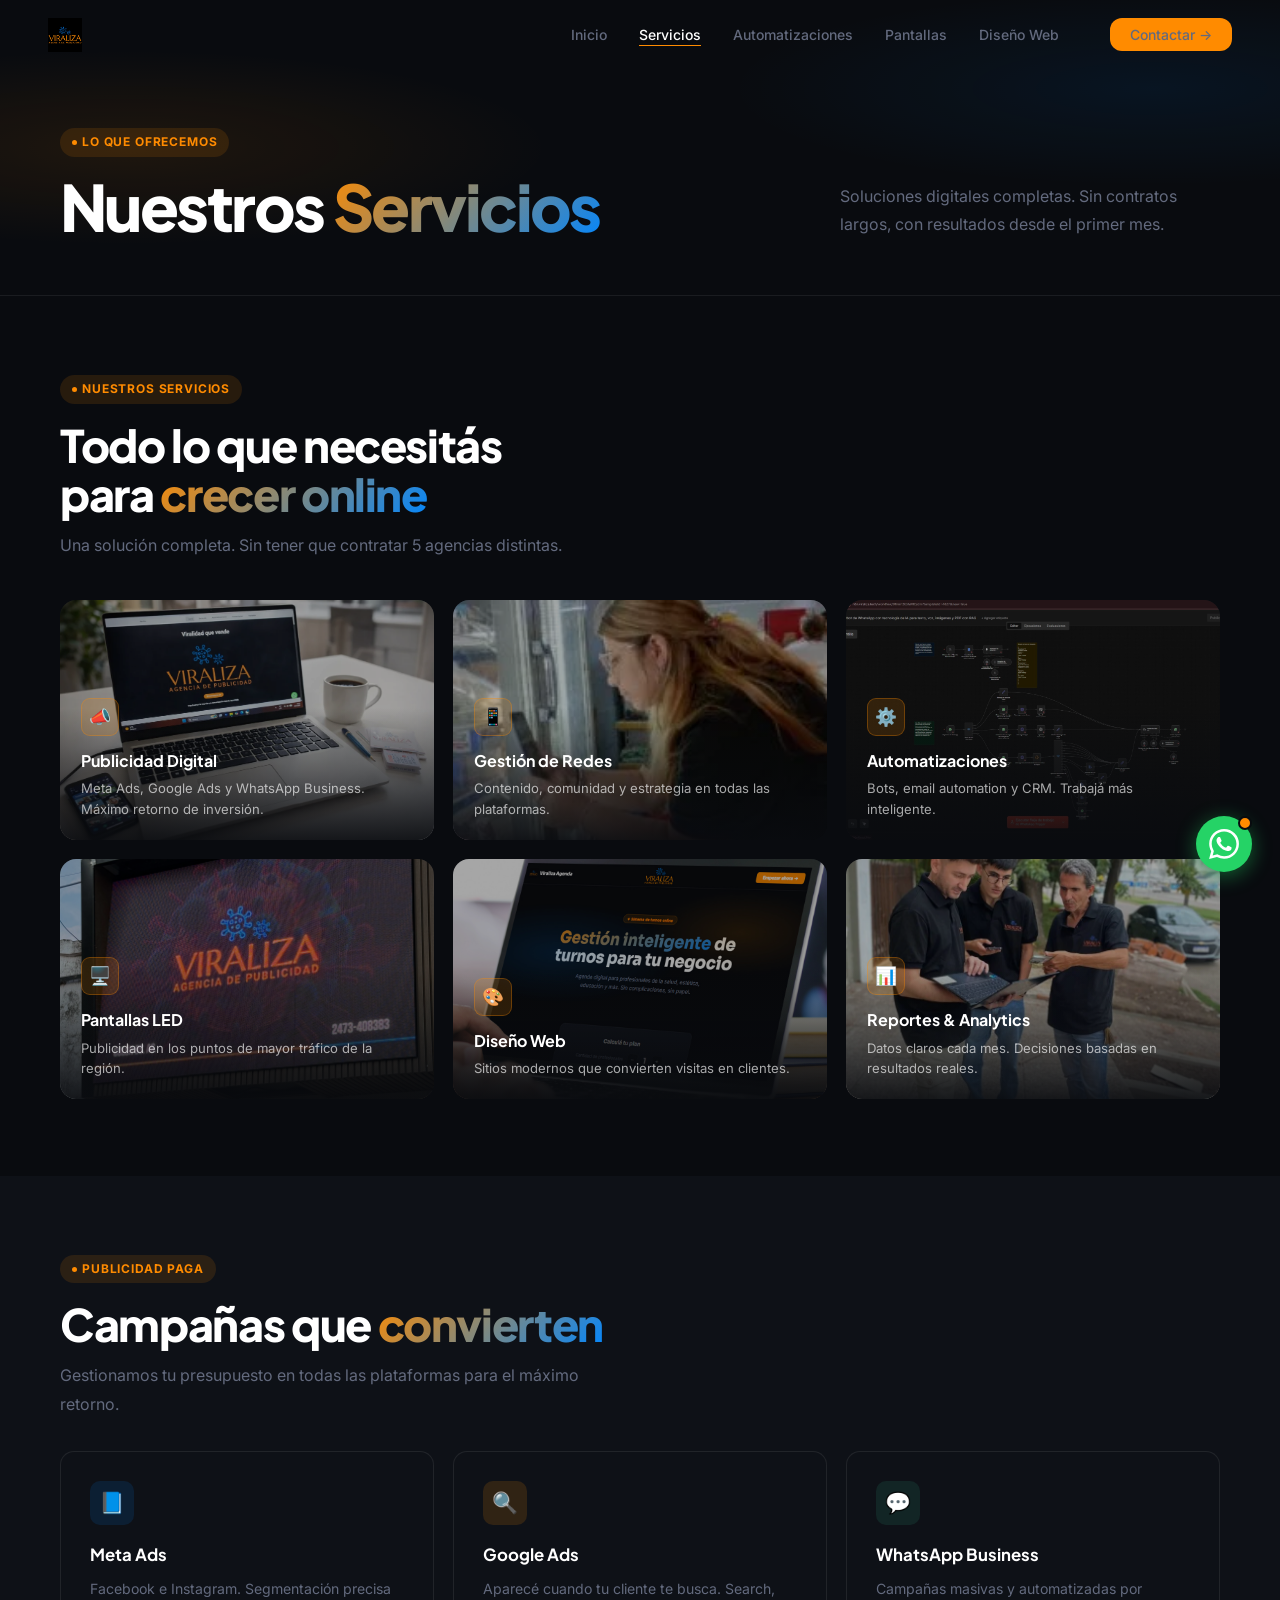
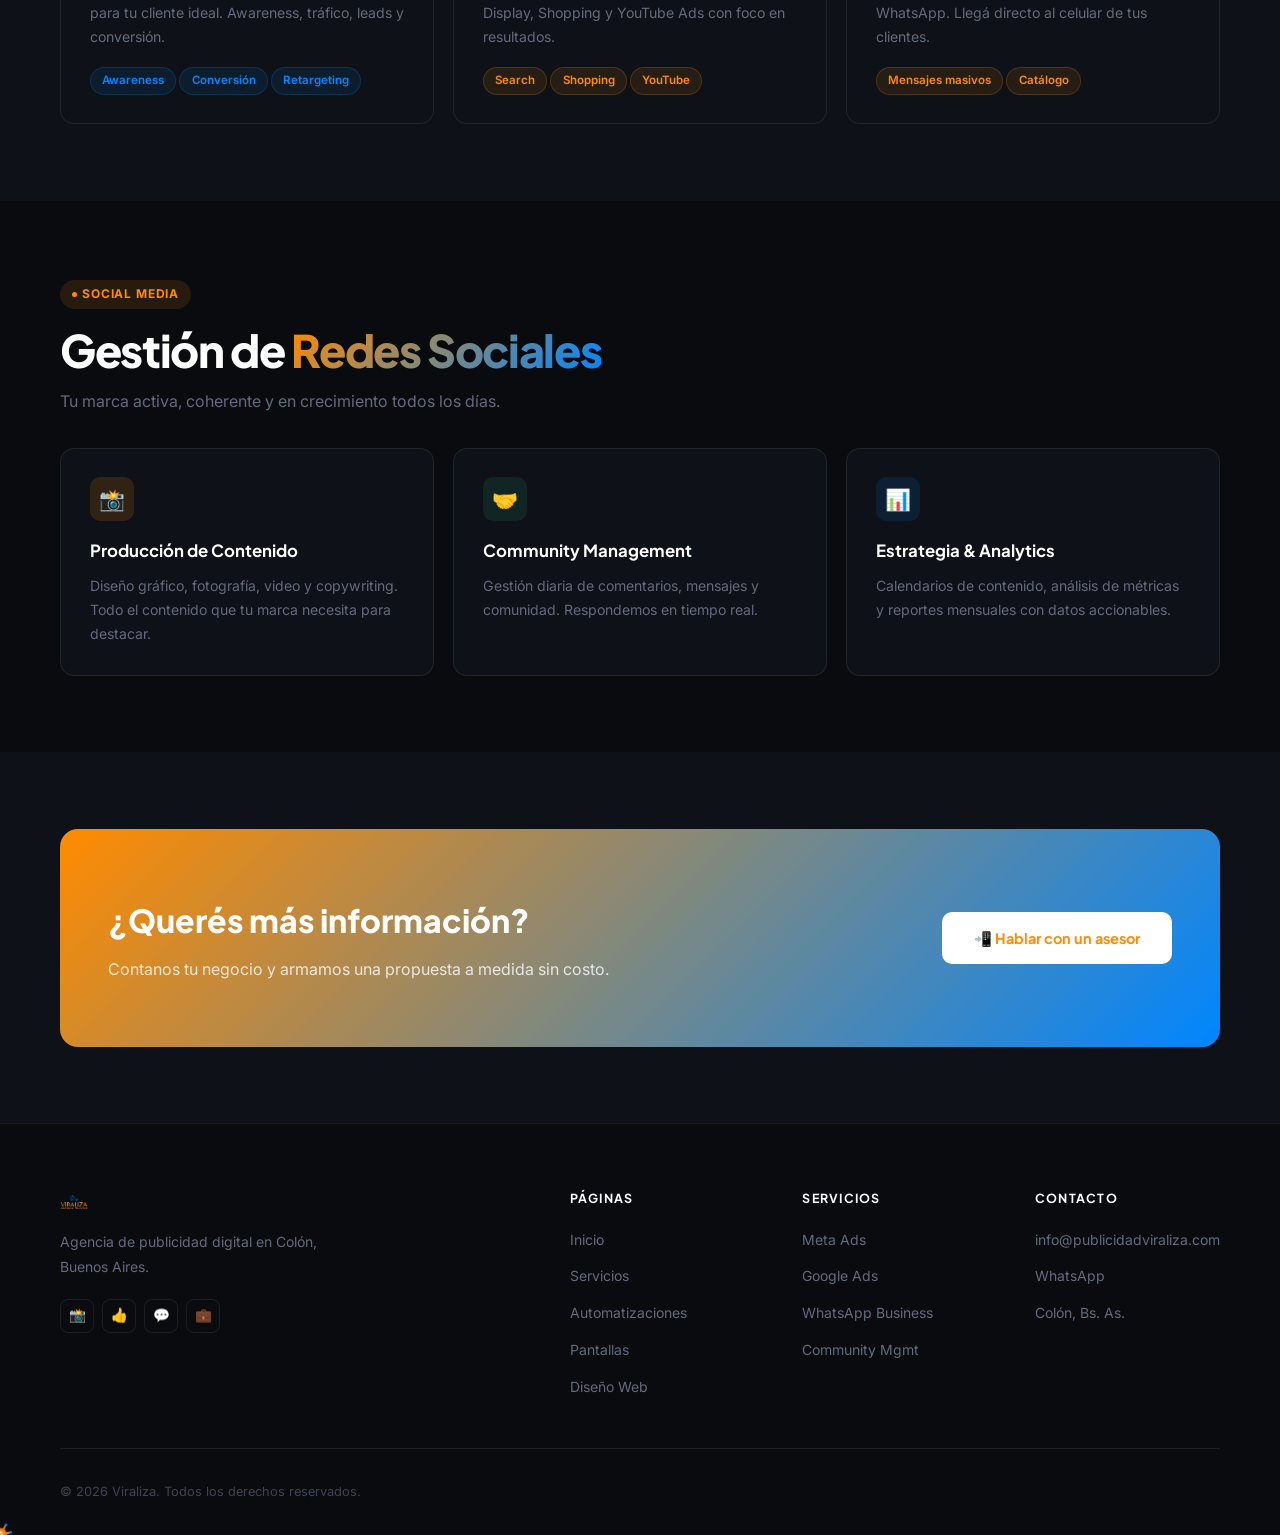
<file: servicios.html>
<!DOCTYPE html>
<html lang="es">
<head>
  <meta charset="UTF-8">
  <meta name="viewport" content="width=device-width, initial-scale=1.0">
  <title>Servicios — Viraliza</title>
  <meta name="description" content="Publicidad digital, gestión de redes, WhatsApp Business y más. Todos los servicios de Viraliza.">
  <link rel="icon" href="assets/img/logo/virus%20(1).png">
  <link rel="stylesheet" href="assets/css/style.css">
  <style>
    :root{--acc:#ff8b00;--a2:#0086ff;--bg:#090b0f;--bg2:#0e1117;--bg3:#13181f;--brd:rgba(255,255,255,.08);--txt:#c8ccd8;--mut:#636a7e}
    *{box-sizing:border-box;margin:0;padding:0}
    body{background:var(--bg);color:var(--txt);font-family:'Inter',sans-serif;overflow-x:hidden}
    .sec{padding:clamp(3rem,6vw,5rem) clamp(1.5rem,5vw,3rem)}
    .sec-alt{background:var(--bg2)}
    .container{max-width:1160px;margin:0 auto}
    .bdg{display:inline-flex;align-items:center;gap:5px;padding:4px 12px;background:rgba(255,139,0,.12);color:var(--acc);font-size:.75rem;font-weight:700;letter-spacing:.07em;text-transform:uppercase;border-radius:99px;margin-bottom:1rem}
    .bdg::before{content:'';width:5px;height:5px;background:var(--acc);border-radius:50%}
    .sec-title{font-family:'Plus Jakarta Sans',sans-serif;font-size:clamp(1.8rem,4vw,2.8rem);font-weight:800;color:#fff;line-height:1.1;letter-spacing:-.03em;margin-bottom:.8rem}
    .sec-title em{font-style:normal;background:linear-gradient(135deg,#ff8b00,#0086ff);-webkit-background-clip:text;background-clip:text;-webkit-text-fill-color:transparent}
    .sec-sub{font-size:1rem;color:var(--mut);max-width:520px;line-height:1.8}
    /* Photo grid cards */
    .pgrid{display:grid;grid-template-columns:repeat(auto-fit,minmax(280px,1fr));gap:1.2rem;margin-top:2.5rem}
    .pcard{position:relative;display:block;border-radius:16px;overflow:hidden;text-decoration:none;background:#0e1117;min-height:240px}
    .pcard img{position:absolute;top:0;left:0;width:100%;height:100%;object-fit:cover;filter:brightness(.65);transition:transform .5s,filter .5s}
    .pcard:hover img{transform:scale(1.06);filter:brightness(.45)}
    .pcard-ov{position:absolute;inset:0;background:linear-gradient(to top,rgba(9,11,15,.9) 0%,transparent 55%)}
    .pcard-body{position:absolute;bottom:0;left:0;right:0;padding:1.3rem}
    .pcard-icon{width:38px;height:38px;background:rgba(255,139,0,.15);border:1px solid rgba(255,139,0,.3);border-radius:9px;display:flex;align-items:center;justify-content:center;font-size:1.1rem;margin-bottom:.7rem;transition:background .3s}
    .pcard:hover .pcard-icon{background:rgba(255,139,0,.3)}
    .pcard-title{font-family:'Plus Jakarta Sans',sans-serif;font-size:1rem;font-weight:700;color:#fff;margin-bottom:.25rem}
    .pcard-desc{font-size:.82rem;color:rgba(255,255,255,.65);line-height:1.55}
    /* Info cards */
    .icard{background:var(--bg2);border:1px solid var(--brd);border-radius:14px;padding:1.8rem;transition:transform .3s,border-color .3s}
    .icard:hover{transform:translateY(-3px);border-color:rgba(255,139,0,.25)}
    .icard-icon{width:44px;height:44px;border-radius:10px;display:flex;align-items:center;justify-content:center;font-size:1.3rem;margin-bottom:1rem}
    .io{background:rgba(255,139,0,.14)} .ib{background:rgba(0,134,255,.12)} .ig{background:rgba(52,211,153,.1)}
    .icard-t{font-family:'Plus Jakarta Sans',sans-serif;font-size:1.05rem;font-weight:700;color:#fff;margin-bottom:.5rem}
    .icard-d{font-size:.88rem;color:var(--mut);line-height:1.7}
    .tag{display:inline-block;padding:.2rem .7rem;border-radius:99px;font-size:.72rem;font-weight:600;margin:.3rem .2rem 0 0}
    .to{background:rgba(255,139,0,.1);color:var(--acc);border:1px solid rgba(255,139,0,.2)}
    .tb{background:rgba(0,134,255,.1);color:var(--a2);border:1px solid rgba(0,134,255,.2)}
    .tp{background:rgba(244,114,182,.1);color:#f472b6;border:1px solid rgba(244,114,182,.2)}
    .grid3{display:grid;grid-template-columns:repeat(auto-fit,minmax(280px,1fr));gap:1.2rem}
  </style>
</head>
<body>

<nav>
  <a href="index.html" class="nav-logo">
    <img src="assets/img/logo/viraliza-logo-real.jpg" alt="Viraliza" style="height:34px;width:auto;object-fit:contain;mix-blend-mode:screen">
  </a>
  <ul class="nav-links">
    <li><a href="index.html">Inicio</a></li>
    <li><a href="servicios.html" class="active">Servicios</a></li>
    <li><a href="automatizaciones.html">Automatizaciones</a></li>
    <li><a href="pantallas.html">Pantallas</a></li>
    <li><a href="diseno-web.html">Diseño Web</a></li>
    <li><a href="https://wa.me/5493416641391" class="nav-cta" target="_blank">Contactar →</a></li>
  </ul>
  <button class="hamburger" aria-label="Menú"><span></span><span></span><span></span></button>
</nav>

<!-- PAGE HERO -->
<div style="padding:calc(70px + 3.5rem) clamp(1.5rem,5vw,3rem) 3.5rem;background:radial-gradient(ellipse 60% 60% at 10% 50%,rgba(255,139,0,.09),transparent 55%),radial-gradient(ellipse 60% 60% at 90% 30%,rgba(0,134,255,.08),transparent 55%),#090b0f;border-bottom:1px solid rgba(255,255,255,.07)">
  <div style="max-width:1160px;margin:0 auto;display:flex;align-items:flex-end;justify-content:space-between;gap:2rem;flex-wrap:wrap">
    <div>
      <div class="bdg">Lo que ofrecemos</div>
      <h1 style="font-family:'Plus Jakarta Sans',sans-serif;font-size:clamp(2.4rem,6vw,4rem);font-weight:800;color:#fff;line-height:1.04;letter-spacing:-.04em">Nuestros <em style="font-style:normal;background:linear-gradient(135deg,#ff8b00,#0086ff);-webkit-background-clip:text;background-clip:text;-webkit-text-fill-color:transparent">Servicios</em></h1>
    </div>
    <p style="font-size:1rem;color:#636a7e;max-width:380px;line-height:1.8">Soluciones digitales completas. Sin contratos largos, con resultados desde el primer mes.</p>
  </div>
</div>

<!-- GRILLA VISUAL CON FOTOS -->
<div class="sec">
  <div class="container">
    <div class="bdg">Nuestros servicios</div>
    <h2 class="sec-title">Todo lo que necesitás<br>para <em>crecer online</em></h2>
    <p class="sec-sub">Una solución completa. Sin tener que contratar 5 agencias distintas.</p>
    <div class="pgrid">
      <a href="#publicidad" class="pcard">
        <img src="assets/img/servicio/s1.webp" alt="Publicidad Digital" loading="lazy">
        <div class="pcard-ov"></div>
        <div class="pcard-body">
          <div class="pcard-icon">📣</div>
          <div class="pcard-title">Publicidad Digital</div>
          <div class="pcard-desc">Meta Ads, Google Ads y WhatsApp Business. Máximo retorno de inversión.</div>
        </div>
      </a>
      <a href="#social" class="pcard">
        <img src="assets/img/servicio/s7.webp" alt="Gestión de Redes" loading="lazy">
        <div class="pcard-ov"></div>
        <div class="pcard-body">
          <div class="pcard-icon">📱</div>
          <div class="pcard-title">Gestión de Redes</div>
          <div class="pcard-desc">Contenido, comunidad y estrategia en todas las plataformas.</div>
        </div>
      </a>
      <a href="automatizaciones.html" class="pcard">
        <img src="assets/img/automati/a4.jpeg" alt="Automatizaciones" loading="lazy">
        <div class="pcard-ov"></div>
        <div class="pcard-body">
          <div class="pcard-icon">⚙️</div>
          <div class="pcard-title">Automatizaciones</div>
          <div class="pcard-desc">Bots, email automation y CRM. Trabajá más inteligente.</div>
        </div>
      </a>
      <a href="pantallas.html" class="pcard">
        <img src="assets/img/servicio/s2.jpeg" alt="Pantallas LED" loading="lazy">
        <div class="pcard-ov"></div>
        <div class="pcard-body">
          <div class="pcard-icon">🖥️</div>
          <div class="pcard-title">Pantallas LED</div>
          <div class="pcard-desc">Publicidad en los puntos de mayor tráfico de la región.</div>
        </div>
      </a>
      <a href="diseno-web.html" class="pcard">
        <img src="assets/img/desarrollo/d3.jpeg" alt="Diseño Web" loading="lazy">
        <div class="pcard-ov"></div>
        <div class="pcard-body">
          <div class="pcard-icon">🎨</div>
          <div class="pcard-title">Diseño Web</div>
          <div class="pcard-desc">Sitios modernos que convierten visitas en clientes.</div>
        </div>
      </a>
      <a href="#social" class="pcard">
        <img src="assets/img/servicio/s4.webp" alt="Equipo Viraliza" loading="lazy">
        <div class="pcard-ov"></div>
        <div class="pcard-body">
          <div class="pcard-icon">📊</div>
          <div class="pcard-title">Reportes & Analytics</div>
          <div class="pcard-desc">Datos claros cada mes. Decisiones basadas en resultados reales.</div>
        </div>
      </a>
    </div>
  </div>
</div>

<!-- PUBLICIDAD -->
<div class="sec sec-alt" id="publicidad">
  <div class="container">
    <div class="bdg">Publicidad Paga</div>
    <h2 class="sec-title">Campañas que <em>convierten</em></h2>
    <p class="sec-sub" style="margin-bottom:2rem">Gestionamos tu presupuesto en todas las plataformas para el máximo retorno.</p>
    <div class="grid3">
      <div class="icard"><div class="icard-icon ib">📘</div><div class="icard-t">Meta Ads</div><div class="icard-d">Facebook e Instagram. Segmentación precisa para tu cliente ideal. Awareness, tráfico, leads y conversión.</div><div style="margin-top:.8rem"><span class="tag tb">Awareness</span><span class="tag tb">Conversión</span><span class="tag tb">Retargeting</span></div></div>
      <div class="icard"><div class="icard-icon io">🔍</div><div class="icard-t">Google Ads</div><div class="icard-d">Aparecé cuando tu cliente te busca. Search, Display, Shopping y YouTube Ads con foco en resultados.</div><div style="margin-top:.8rem"><span class="tag to">Search</span><span class="tag to">Shopping</span><span class="tag to">YouTube</span></div></div>
      <div class="icard"><div class="icard-icon ig">💬</div><div class="icard-t">WhatsApp Business</div><div class="icard-d">Campañas masivas y automatizadas por WhatsApp. Llegá directo al celular de tus clientes.</div><div style="margin-top:.8rem"><span class="tag to">Mensajes masivos</span><span class="tag to">Catálogo</span></div></div>
    </div>
  </div>
</div>

<!-- SOCIAL MEDIA -->
<div class="sec" id="social">
  <div class="container">
    <div class="bdg">Social Media</div>
    <h2 class="sec-title">Gestión de <em>Redes Sociales</em></h2>
    <p class="sec-sub" style="margin-bottom:2rem">Tu marca activa, coherente y en crecimiento todos los días.</p>
    <div class="grid3">
      <div class="icard"><div class="icard-icon io">📸</div><div class="icard-t">Producción de Contenido</div><div class="icard-d">Diseño gráfico, fotografía, video y copywriting. Todo el contenido que tu marca necesita para destacar.</div></div>
      <div class="icard"><div class="icard-icon ig">🤝</div><div class="icard-t">Community Management</div><div class="icard-d">Gestión diaria de comentarios, mensajes y comunidad. Respondemos en tiempo real.</div></div>
      <div class="icard"><div class="icard-icon ib">📊</div><div class="icard-t">Estrategia & Analytics</div><div class="icard-d">Calendarios de contenido, análisis de métricas y reportes mensuales con datos accionables.</div></div>
    </div>
  </div>
</div>

<!-- CTA -->
<div class="sec sec-alt">
  <div style="background:linear-gradient(135deg,#ff8b00,#0086ff);border-radius:18px;padding:clamp(2.5rem,5vw,4rem) clamp(1.5rem,5vw,3rem);display:flex;align-items:center;justify-content:space-between;gap:1.5rem;flex-wrap:wrap;max-width:1160px;margin:0 auto">
    <div><h2 style="font-family:'Plus Jakarta Sans',sans-serif;font-size:clamp(1.4rem,3vw,2rem);font-weight:800;color:#fff;margin-bottom:.5rem">¿Querés más información?</h2><p style="color:rgba(255,255,255,.8)">Contanos tu negocio y armamos una propuesta a medida sin costo.</p></div>
    <a href="https://wa.me/5493416641391" target="_blank" style="padding:.85rem 2rem;background:#fff;color:#ff8b00;font-family:'Plus Jakarta Sans',sans-serif;font-weight:700;font-size:.9rem;border-radius:10px;text-decoration:none;white-space:nowrap">📲 Hablar con un asesor</a>
  </div>
</div>

<footer>
  <div class="footer-grid">
    <div class="footer-brand">
      <a href="index.html" class="nav-logo" style="margin-bottom:.5rem"><img src="assets/img/logo/viraliza-logo-real.jpg" alt="Viraliza" style="height:28px;width:auto;object-fit:contain;mix-blend-mode:screen"></a>
      <p>Agencia de publicidad digital en Colón, Buenos Aires.</p>
      <div class="footer-socials"><a href="#" class="fsoc">📸</a><a href="#" class="fsoc">👍</a><a href="#" class="fsoc">💬</a><a href="#" class="fsoc">💼</a></div>
    </div>
    <div class="footer-col"><h4>Páginas</h4><ul><li><a href="index.html">Inicio</a></li><li><a href="servicios.html">Servicios</a></li><li><a href="automatizaciones.html">Automatizaciones</a></li><li><a href="pantallas.html">Pantallas</a></li><li><a href="diseno-web.html">Diseño Web</a></li></ul></div>
    <div class="footer-col"><h4>Servicios</h4><ul><li><a href="#">Meta Ads</a></li><li><a href="#">Google Ads</a></li><li><a href="#">WhatsApp Business</a></li><li><a href="#">Community Mgmt</a></li></ul></div>
    <div class="footer-col"><h4>Contacto</h4><ul><li><a href="mailto:info@publicidadviraliza.com">info@publicidadviraliza.com</a></li><li><a href="https://wa.me/5493416641391">WhatsApp</a></li><li><a href="#">Colón, Bs. As.</a></li></ul></div>
  </div>
  <div class="footer-bottom"><p>© 2026 Viraliza. Todos los derechos reservados.</p></div>
</footer>

<a href="https://wa.me/5493416641391" class="wa-float" target="_blank" rel="noopener" aria-label="Contactar por WhatsApp">
  <span class="wa-tooltip">¡Hablemos por WhatsApp!</span>
  <div class="wa-btn"><div class="wa-pulse"></div><svg viewBox="0 0 24 24" xmlns="http://www.w3.org/2000/svg"><path d="M17.472 14.382c-.297-.149-1.758-.867-2.03-.967-.273-.099-.471-.148-.67.15-.197.297-.767.966-.94 1.164-.173.199-.347.223-.644.075-.297-.15-1.255-.463-2.39-1.475-.883-.788-1.48-1.761-1.653-2.059-.173-.297-.018-.458.13-.606.134-.133.298-.347.446-.52.149-.174.198-.298.298-.497.099-.198.05-.371-.025-.52-.075-.149-.669-1.612-.916-2.207-.242-.579-.487-.5-.669-.51-.173-.008-.371-.01-.57-.01-.198 0-.52.074-.792.372-.272.297-1.04 1.016-1.04 2.479 0 1.462 1.065 2.875 1.213 3.074.149.198 2.096 3.2 5.077 4.487.709.306 1.262.489 1.694.625.712.227 1.36.195 1.871.118.571-.085 1.758-.719 2.006-1.413.248-.694.248-1.289.173-1.413-.074-.124-.272-.198-.57-.347m-5.421 7.403h-.004a9.87 9.87 0 01-5.031-1.378l-.361-.214-3.741.982.998-3.648-.235-.374a9.86 9.86 0 01-1.51-5.26c.001-5.45 4.436-9.884 9.888-9.884 2.64 0 5.122 1.03 6.988 2.898a9.825 9.825 0 012.893 6.994c-.003 5.45-4.437 9.884-9.885 9.884m8.413-18.297A11.815 11.815 0 0012.05 0C5.495 0 .16 5.335.157 11.892c0 2.096.547 4.142 1.588 5.945L.057 24l6.305-1.654a11.882 11.882 0 005.683 1.448h.005c6.554 0 11.89-5.335 11.893-11.893a11.821 11.821 0 00-3.48-8.413z"/></svg></div>
</a>
<script src="assets/js/main.js"></script>
</body>
</html>
</file>
<file: assets/css/style.css>
@import url('https://fonts.googleapis.com/css2?family=Plus+Jakarta+Sans:wght@400;500;600;700;800&family=Inter:wght@300;400;500&display=swap');

:root {
  --bg:        #090b0f;
  --bg2:       #0e1117;
  --bg3:       #13181f;
  --surface:   #0e1117;
  --border:    rgba(255,255,255,.08);
  --border2:   rgba(255,255,255,.15);
  --accent:    #ff8b00;
  --accent-l:  rgba(255,139,0,.12);
  --accent2:   #0086ff;
  --accent2-l: rgba(0,134,255,.12);
  --a2:        #0086ff;
  --accent3:   #ff8b00;
  --green:     #34d399;
  --pink:      #f472b6;
  --dark:      #ffffff;
  --text:      #c8ccd8;
  --muted:     #636a7e;
  --muted2:    #3e4455;
  --white:     #ffffff;
  --radius:    12px;
  --radius-lg: 20px;
  --shadow-sm: 0 1px 3px rgba(0,0,0,.5);
  --shadow:    0 4px 20px rgba(0,0,0,.5);
  --shadow-lg: 0 20px 60px rgba(0,0,0,.7);
  --fh: 'Plus Jakarta Sans', sans-serif;
  --fb: 'Inter', sans-serif;
  --nav-h: 70px;
  --max-w: 1160px;
  --tr: .3s cubic-bezier(.4,0,.2,1);
}

*,*::before,*::after{box-sizing:border-box;margin:0;padding:0}
html{scroll-behavior:smooth}
body{background:var(--bg);color:var(--text);font-family:var(--fb);font-size:16px;line-height:1.7;overflow-x:hidden}
img{display:block;max-width:100%}
a{text-decoration:none;color:inherit}
ul{list-style:none}
::-webkit-scrollbar{width:5px}
::-webkit-scrollbar-track{background:var(--bg2)}
::-webkit-scrollbar-thumb{background:var(--accent);border-radius:99px}

/* ── NAV ── */
nav{
  position:fixed;top:0;left:0;right:0;height:var(--nav-h);
  display:flex;align-items:center;
  padding:0 clamp(1.5rem,5vw,3rem);
  background:transparent;
  z-index:1000;
  transition:background var(--tr),border-color var(--tr);
}
nav.scrolled{
  background:rgba(9,9,15,.85);
  backdrop-filter:blur(20px);
  border-bottom:1px solid var(--border);
}
.nav-logo{
  display:flex;align-items:center;gap:.6rem;
  font-family:var(--fh);font-weight:800;font-size:1.35rem;
  color:var(--white);margin-right:auto;letter-spacing:-.03em;
}
.logo-icon{
  width:30px;height:30px;background:var(--accent);border-radius:8px;
  display:flex;align-items:center;justify-content:center;
  font-size:15px;color:#fff;flex-shrink:0;
}
.nav-links{display:flex;align-items:center;gap:clamp(.8rem,2.5vw,2.2rem)}
.nav-links a{
  font-size:.875rem;font-weight:500;color:var(--muted);
  transition:color var(--tr);position:relative;
}
.nav-links a::after{
  content:'';position:absolute;bottom:-3px;left:0;right:0;
  height:1px;background:var(--accent);
  transform:scaleX(0);transform-origin:left;
  transition:transform var(--tr);
}
.nav-links a:hover{color:var(--white)}
.nav-links a:hover::after{transform:scaleX(1)}
.nav-links a.active{color:var(--white)}
.nav-links a.active::after{transform:scaleX(1)}
.nav-cta{
  margin-left:clamp(.5rem,2vw,1.2rem);
  padding:.5rem 1.25rem;
  background:var(--accent);color:#fff;
  font-weight:700;font-size:.85rem;border-radius:var(--radius);
  transition:box-shadow var(--tr),transform var(--tr);
  white-space:nowrap;
}
.nav-cta:hover{box-shadow:0 4px 20px rgba(255,139,0,.45);transform:translateY(-1px)}
/* remove underline from CTA */
.nav-cta::after{display:none!important}
.hamburger{display:none;flex-direction:column;gap:5px;cursor:pointer;padding:.4rem;background:none;border:none}
.hamburger span{display:block;width:22px;height:2px;background:var(--white);border-radius:99px;transition:var(--tr)}
.hamburger.open span:nth-child(1){transform:translateY(7px) rotate(45deg)}
.hamburger.open span:nth-child(2){opacity:0}
.hamburger.open span:nth-child(3){transform:translateY(-7px) rotate(-45deg)}

/* ── BADGE ── */
.badge{
  display:inline-flex;align-items:center;gap:.4rem;
  padding:.35rem .9rem;
  background:var(--accent-l);color:var(--accent);
  font-size:.75rem;font-weight:700;letter-spacing:.06em;text-transform:uppercase;
  border-radius:99px;margin-bottom:1rem;
}
.badge::before{content:'';width:5px;height:5px;background:var(--accent);border-radius:50%}

/* ── HERO ── */
.hero{
  min-height:100vh;display:flex;align-items:center;
  padding:calc(var(--nav-h) + 4rem) clamp(1.5rem,5vw,3rem) 5rem;
  position:relative;overflow:hidden;
  background:
    radial-gradient(ellipse 70% 60% at 75% 50%, rgba(0,134,255,.13) 0%, transparent 55%),
    radial-gradient(ellipse 60% 50% at 15% 70%, rgba(255,139,0,.10) 0%, transparent 50%),
    var(--bg);
}
.hero-dots{
  position:absolute;inset:0;z-index:0;
  background-image:radial-gradient(circle, rgba(0,134,255,.12) 1px, transparent 1px);
  background-size:32px 32px;
  mask-image:radial-gradient(ellipse 70% 70% at 50% 0%, black 0%, transparent 100%);
}
.hero-content{max-width:var(--max-w);margin:0 auto;width:100%;position:relative;z-index:1;text-align:center}
.hero h1{
  font-family:var(--fh);font-size:clamp(2.6rem,6vw,5rem);
  font-weight:800;color:var(--dark);line-height:1.08;
  letter-spacing:-.04em;margin-bottom:1.5rem;
}
.hero h1 em{
  font-style:normal;
  background:linear-gradient(135deg, var(--accent) 0%, var(--accent2) 100%);
  -webkit-background-clip:text;background-clip:text;-webkit-text-fill-color:transparent;
}
.hero-sub{font-size:clamp(1rem,2vw,1.2rem);color:var(--muted);max-width:560px;margin:0 auto 2.5rem;line-height:1.8}
.hero-actions{display:flex;align-items:center;justify-content:center;gap:1rem;flex-wrap:wrap}
.btn-primary{
  display:inline-flex;align-items:center;gap:.5rem;
  padding:.85rem 1.8rem;background:var(--accent);color:#fff;
  font-weight:700;font-size:.95rem;border-radius:var(--radius);
  border:none;cursor:pointer;transition:box-shadow var(--tr),transform var(--tr);
}
.btn-primary:hover{box-shadow:0 8px 30px rgba(255,139,0,.45);transform:translateY(-2px)}
.btn-secondary{
  display:inline-flex;align-items:center;gap:.5rem;
  padding:.85rem 1.8rem;background:var(--bg);color:var(--dark);
  font-weight:600;font-size:.95rem;border-radius:var(--radius);
  border:1.5px solid var(--border2);cursor:pointer;
  transition:background var(--tr),border-color var(--tr),transform var(--tr);
}
.btn-secondary:hover{background:var(--bg2);border-color:var(--accent);transform:translateY(-1px)}
.hero-note{font-size:.8rem;color:var(--muted2);margin-top:1.2rem}

/* ── HERO VISUAL ── */
.hero-visual{
  margin-top:4rem;position:relative;
  background:var(--bg2);border:1.5px solid var(--border);
  border-radius:var(--radius-lg);padding:2rem;
  box-shadow:var(--shadow-lg);
  max-width:860px;margin:4rem auto 0;
}
.hero-visual::before{
  content:'';position:absolute;top:-1px;left:50%;transform:translateX(-50%);
  width:60%;height:2px;background:linear-gradient(90deg,transparent,var(--accent),transparent);
}
.dash-bar{display:flex;align-items:center;gap:.5rem;margin-bottom:1.5rem}
.dash-dots{display:flex;gap:5px}
.dash-dot{width:10px;height:10px;border-radius:50%}
.dash-dot.r{background:#ff5f57}.dash-dot.y{background:#febc2e}.dash-dot.g{background:#28c840}
.dash-title{font-size:.8rem;color:var(--muted);font-weight:500;margin-left:.5rem}
.dash-grid{display:grid;grid-template-columns:repeat(3,1fr);gap:1rem;margin-bottom:1rem}
.dash-card{
  background:var(--bg);border:1px solid var(--border);border-radius:10px;
  padding:1rem;
}
.dash-card-label{font-size:.75rem;color:var(--muted);font-weight:500;margin-bottom:.4rem}
.dash-card-val{font-family:var(--fh);font-size:1.4rem;font-weight:800;color:var(--dark)}
.dash-card-trend{font-size:.75rem;font-weight:600;margin-top:.2rem}
.trend-up{color:var(--green)}
.dash-chart{background:var(--bg);border:1px solid var(--border);border-radius:10px;padding:1rem;height:120px;position:relative;overflow:hidden}
.chart-bars{display:flex;align-items:flex-end;gap:6px;height:80px}
.bar{flex:1;border-radius:4px 4px 0 0;background:var(--accent);opacity:.2;transition:opacity .3s}
.bar.active{opacity:1}
.bar.b2{background:var(--accent2)}
.chart-label{font-size:.7rem;color:var(--muted);margin-top:.5rem;display:flex;justify-content:space-between}

/* ── LOGOS ── */
.logos-section{padding:3rem clamp(1.5rem,5vw,3rem);border-top:1px solid var(--border);border-bottom:1px solid var(--border);background:var(--bg2)}
.logos-inner{max-width:var(--max-w);margin:0 auto}
.logos-label{text-align:center;font-size:.8rem;color:var(--muted2);font-weight:600;letter-spacing:.08em;text-transform:uppercase;margin-bottom:1.8rem}
.logos-track{display:flex;align-items:center;justify-content:center;gap:clamp(1.5rem,5vw,4rem);flex-wrap:wrap}
.logo-pill{
  display:flex;align-items:center;gap:.5rem;
  font-family:var(--fh);font-size:.9rem;font-weight:700;color:var(--muted2);
  filter:grayscale(1);opacity:.6;transition:filter var(--tr),opacity var(--tr);
}
.logo-pill:hover{filter:none;opacity:1}
.logo-pill-icon{width:28px;height:28px;border-radius:6px;display:flex;align-items:center;justify-content:center;font-size:16px}

/* ── SECTIONS ── */
section{padding:clamp(4rem,8vw,7rem) clamp(1.5rem,5vw,3rem)}
.container{max-width:var(--max-w);margin:0 auto}
.section-header{text-align:center;max-width:640px;margin:0 auto 4rem}
.section-title{font-family:var(--fh);font-size:clamp(1.8rem,4vw,2.8rem);font-weight:800;color:var(--dark);line-height:1.15;letter-spacing:-.03em;margin-bottom:1rem}
.section-title em{font-style:normal;background:linear-gradient(135deg,var(--accent),var(--accent2));-webkit-background-clip:text;background-clip:text;-webkit-text-fill-color:transparent}
.section-sub{font-size:1.05rem;color:var(--muted);line-height:1.8}

/* ── FEATURE CARDS ── */
.features-grid{display:grid;grid-template-columns:repeat(auto-fit,minmax(300px,1fr));gap:1.5rem}
.feat-card{
  background:var(--bg2);border:1px solid var(--border);border-radius:var(--radius-lg);
  padding:2rem;transition:box-shadow var(--tr),border-color var(--tr),transform var(--tr);
  display:block;text-decoration:none;color:inherit;
}
.feat-card:hover{box-shadow:0 20px 60px rgba(0,0,0,.5);border-color:rgba(255,139,0,.25);transform:translateY(-3px)}
.feat-icon{
  width:48px;height:48px;border-radius:12px;
  display:flex;align-items:center;justify-content:center;font-size:1.3rem;
  margin-bottom:1.2rem;
}
.feat-icon.purple{background:rgba(255,139,0,.12)}
.feat-icon.cyan{background:rgba(0,134,255,.12)}
.feat-icon.orange{background:rgba(255,139,0,.14)}
.feat-icon.green{background:rgba(52,211,153,.12)}
.feat-icon.pink{background:rgba(0,134,255,.14)}
.feat-icon.blue{background:rgba(0,134,255,.12)}
.feat-title{font-family:var(--fh);font-size:1.05rem;font-weight:700;color:var(--dark);margin-bottom:.5rem}
.feat-desc{font-size:.9rem;color:var(--muted);line-height:1.7}
.feat-link{display:inline-flex;align-items:center;gap:.3rem;margin-top:1rem;font-size:.85rem;font-weight:600;color:var(--accent);transition:gap var(--tr)}
.feat-card:hover .feat-link{gap:.6rem}

/* ── STATS BAND ── */
.stats-band{background:var(--bg2);border-top:1px solid var(--border);border-bottom:1px solid var(--border);padding:4rem clamp(1.5rem,5vw,3rem)}
.stats-inner{max-width:var(--max-w);margin:0 auto;display:grid;grid-template-columns:repeat(auto-fit,minmax(200px,1fr));gap:2rem;text-align:center}
.stat-n{font-family:var(--fh);font-size:2.8rem;font-weight:800;color:var(--white);line-height:1}
.stat-n span{color:var(--accent)}
.stat-l{font-size:.85rem;color:var(--muted);margin-top:.4rem}

/* ── HOW IT WORKS ── */
.how-grid{display:grid;grid-template-columns:repeat(auto-fit,minmax(220px,1fr));gap:0;position:relative}
.how-grid::before{content:'';position:absolute;top:28px;left:0;right:0;height:1px;background:linear-gradient(90deg,transparent 0%,var(--border) 10%,var(--border) 90%,transparent 100%);z-index:0}
.how-step{padding:0 1.5rem;position:relative;z-index:1}
.how-num{
  width:56px;height:56px;background:var(--accent);border-radius:50%;
  display:flex;align-items:center;justify-content:center;
  font-family:var(--fh);font-size:1.1rem;font-weight:800;color:#fff;
  margin:0 auto 1.5rem;box-shadow:0 4px 20px rgba(255,139,0,.4);
}
.how-step-inner{text-align:center}
.how-title{font-family:var(--fh);font-size:1rem;font-weight:700;color:var(--dark);margin-bottom:.5rem}
.how-desc{font-size:.875rem;color:var(--muted);line-height:1.7}

/* ── TESTIMONIALS ── */
.test-grid{display:grid;grid-template-columns:repeat(auto-fit,minmax(300px,1fr));gap:1.5rem;margin-top:3.5rem}
.test-card{
  background:var(--bg2);border:1px solid var(--border);border-radius:var(--radius-lg);
  padding:2rem;transition:box-shadow var(--tr),transform var(--tr);
}
.test-card:hover{box-shadow:0 20px 60px rgba(0,0,0,.5);transform:translateY(-2px)}
.test-stars{color:#f59e0b;font-size:1rem;margin-bottom:1rem;letter-spacing:.1em}
.test-text{font-size:.95rem;color:var(--text);line-height:1.8;margin-bottom:1.5rem;font-style:italic}
.test-author{display:flex;align-items:center;gap:.8rem}
.test-avatar{width:40px;height:40px;border-radius:50%;display:flex;align-items:center;justify-content:center;font-family:var(--fh);font-size:.85rem;font-weight:800;flex-shrink:0;color:#fff}
.test-name{font-family:var(--fh);font-weight:700;font-size:.9rem;color:var(--dark)}
.test-role{font-size:.78rem;color:var(--muted)}

/* ── PRICING ── */
.pricing-grid{display:grid;grid-template-columns:repeat(auto-fit,minmax(280px,1fr));gap:1.5rem;margin-top:3.5rem}
.plan-card{
  background:var(--bg2);border:1px solid var(--border);border-radius:var(--radius-lg);
  padding:2rem;transition:box-shadow var(--tr),transform var(--tr);position:relative;
}
.plan-card.featured{background:linear-gradient(135deg, var(--accent) 0%, #ff5f00 100%);border-color:var(--accent)}
.plan-badge-top{
  position:absolute;top:-12px;left:50%;transform:translateX(-50%);
  padding:.3rem 1rem;background:var(--accent3);color:#fff;
  font-family:var(--fh);font-size:.75rem;font-weight:700;border-radius:99px;
  white-space:nowrap;
}
.plan-name{font-family:var(--fh);font-size:.85rem;font-weight:700;color:var(--muted);letter-spacing:.08em;text-transform:uppercase;margin-bottom:.8rem}
.plan-card.featured .plan-name{color:rgba(255,255,255,.7)}
.plan-price{font-family:var(--fh);font-size:2.8rem;font-weight:800;color:var(--dark);line-height:1;margin-bottom:.3rem}
.plan-card.featured .plan-price{color:#fff}
.plan-price sup{font-size:1.2rem;vertical-align:top;margin-top:.5rem}
.plan-period{font-size:.85rem;color:var(--muted);margin-bottom:1.5rem}
.plan-card.featured .plan-period{color:rgba(255,255,255,.6)}
.plan-divider{height:1px;background:var(--border);margin:1.5rem 0}
.plan-card.featured .plan-divider{background:rgba(255,255,255,.2)}
.plan-features{display:flex;flex-direction:column;gap:.7rem;margin-bottom:2rem}
.plan-feat{display:flex;align-items:center;gap:.6rem;font-size:.875rem;color:var(--text)}
.plan-card.featured .plan-feat{color:rgba(255,255,255,.9)}
.plan-feat::before{content:'✓';width:18px;height:18px;background:var(--accent-l);color:var(--accent);border-radius:50%;display:flex;align-items:center;justify-content:center;font-size:.7rem;font-weight:800;flex-shrink:0}
.plan-card.featured .plan-feat::before{background:rgba(255,255,255,.2);color:#fff}
.btn-plan{
  width:100%;padding:.85rem;border-radius:var(--radius);
  font-family:var(--fh);font-weight:700;font-size:.9rem;cursor:pointer;
  border:1.5px solid var(--accent);color:var(--accent);background:transparent;
  transition:background var(--tr),color var(--tr);
}
.btn-plan:hover{background:var(--accent);color:#fff}
.btn-plan.white{border-color:#fff;color:#fff;background:rgba(255,255,255,.1)}
.btn-plan.white:hover{background:#fff;color:var(--accent)}

/* ── CTA BAND ── */
.cta-section{padding:clamp(3rem,6vw,5rem) clamp(1.5rem,5vw,3rem)}
.cta-inner{
  max-width:var(--max-w);margin:0 auto;
  background:linear-gradient(135deg, var(--accent) 0%, var(--accent2) 100%);
  border-radius:var(--radius-lg);
  padding:clamp(3rem,6vw,5rem);
  text-align:center;position:relative;overflow:hidden;
}
.cta-inner::before{content:'';position:absolute;top:-30%;right:-10%;width:500px;height:500px;background:rgba(255,255,255,.06);border-radius:50%}
.cta-inner::after{content:'';position:absolute;bottom:-40%;left:-5%;width:400px;height:400px;background:rgba(255,255,255,.04);border-radius:50%}
.cta-title{font-family:var(--fh);font-size:clamp(1.8rem,4vw,2.8rem);font-weight:800;color:#fff;margin-bottom:1rem;position:relative;z-index:1}
.cta-sub{color:rgba(255,255,255,.8);font-size:1.05rem;margin-bottom:2.5rem;position:relative;z-index:1}
.cta-actions{display:flex;align-items:center;justify-content:center;gap:1rem;flex-wrap:wrap;position:relative;z-index:1}
.btn-white{padding:.85rem 2rem;background:#fff;color:var(--accent);font-family:var(--fh);font-weight:700;font-size:.95rem;border-radius:var(--radius);border:none;cursor:pointer;transition:box-shadow var(--tr),transform var(--tr)}
.btn-white:hover{box-shadow:0 8px 30px rgba(0,0,0,.2);transform:translateY(-2px)}
.btn-outline-white{padding:.85rem 2rem;background:transparent;color:#fff;font-family:var(--fh);font-weight:600;font-size:.95rem;border-radius:var(--radius);border:1.5px solid rgba(255,255,255,.5);cursor:pointer;transition:background var(--tr),border-color var(--tr)}
.btn-outline-white:hover{background:rgba(255,255,255,.1);border-color:#fff}

/* ── FAQ ── */
.faq-list{margin-top:3.5rem;display:flex;flex-direction:column;gap:.8rem}
.faq-item{background:var(--bg2);border:1px solid var(--border);border-radius:var(--radius)}
.faq-q{
  display:flex;align-items:center;justify-content:space-between;
  padding:1.2rem 1.5rem;cursor:pointer;
  font-family:var(--fh);font-size:.95rem;font-weight:600;color:var(--dark);
  transition:color var(--tr);
}
.faq-q:hover{color:var(--accent)}
.faq-chevron{width:20px;height:20px;border:1.5px solid var(--border2);border-radius:50%;display:flex;align-items:center;justify-content:center;font-size:.7rem;flex-shrink:0;transition:transform var(--tr),background var(--tr),border-color var(--tr)}
.faq-item.open .faq-chevron{transform:rotate(180deg);background:var(--accent);border-color:var(--accent);color:#fff}
.faq-a{display:none;padding:0 1.5rem 1.2rem;font-size:.9rem;color:var(--muted);line-height:1.8}
.faq-item.open .faq-a{display:block}

/* ── FOOTER ── */
footer{padding:4rem clamp(1.5rem,5vw,3rem) 2rem;border-top:1px solid var(--border)}
.footer-grid{max-width:var(--max-w);margin:0 auto;display:grid;grid-template-columns:2.5fr 1fr 1fr 1fr;gap:3rem;margin-bottom:3rem}
.footer-brand p{font-size:.875rem;color:var(--muted);line-height:1.8;max-width:270px;margin-top:.8rem}
.footer-socials{display:flex;gap:.5rem;margin-top:1.2rem}
.fsoc{width:34px;height:34px;border-radius:8px;border:1px solid var(--border);display:flex;align-items:center;justify-content:center;font-size:.85rem;transition:background var(--tr),border-color var(--tr),transform var(--tr)}
.fsoc:hover{background:var(--accent);border-color:var(--accent);color:#fff;transform:translateY(-2px)}
.footer-col h4{font-family:var(--fh);font-size:.78rem;font-weight:700;color:var(--dark);letter-spacing:.1em;text-transform:uppercase;margin-bottom:1rem}
.footer-col ul{display:flex;flex-direction:column;gap:.6rem}
.footer-col ul a{font-size:.875rem;color:var(--muted);transition:color var(--tr)}
.footer-col ul a:hover{color:var(--accent)}
.footer-bottom{max-width:var(--max-w);margin:0 auto;padding-top:2rem;border-top:1px solid var(--border);display:flex;align-items:center;justify-content:space-between;gap:1rem;flex-wrap:wrap}
.footer-bottom p{font-size:.8rem;color:var(--muted2)}

/* ── PAGE HERO ── */
.page-hero{
  padding:calc(var(--nav-h) + 4rem) clamp(1.5rem,5vw,3rem) 4rem;
  background:radial-gradient(ellipse 80% 60% at 20% 50%,rgba(255,139,0,.08),transparent 55%),
             radial-gradient(ellipse 70% 60% at 80% 30%,rgba(0,134,255,.08),transparent 55%),
             var(--bg2);
  border-bottom:1px solid var(--border);
}
.page-hero-inner{max-width:var(--max-w);margin:0 auto;display:flex;align-items:flex-end;justify-content:space-between;gap:2rem;flex-wrap:wrap}
.page-hero-title{font-family:var(--fh);font-size:clamp(2.4rem,5vw,4rem);font-weight:800;color:var(--dark);line-height:1.05;letter-spacing:-.04em}
.page-hero-title em{font-style:normal;background:linear-gradient(135deg,var(--accent),var(--accent2));-webkit-background-clip:text;background-clip:text;-webkit-text-fill-color:transparent}
.page-hero-desc{font-size:1rem;color:var(--muted);max-width:380px;line-height:1.8}

/* ── WHATSAPP FLOAT ── */
.wa-float {
  position: fixed;
  bottom: 28px;
  right: 28px;
  z-index: 9999;
  display: flex;
  align-items: center;
  gap: .6rem;
  text-decoration: none;
}
.wa-btn {
  width: 56px;
  height: 56px;
  background: #25d366;
  border-radius: 50%;
  display: flex;
  align-items: center;
  justify-content: center;
  box-shadow: 0 4px 20px rgba(37,211,102,.45), 0 2px 8px rgba(0,0,0,.3);
  transition: transform var(--tr), box-shadow var(--tr);
  flex-shrink: 0;
}
.wa-btn:hover {
  transform: scale(1.08) translateY(-2px);
  box-shadow: 0 8px 32px rgba(37,211,102,.55), 0 4px 12px rgba(0,0,0,.3);
}
.wa-btn svg {
  width: 30px;
  height: 30px;
  fill: #fff;
}
.wa-pulse {
  position: absolute;
  top: 0; right: 0;
  width: 14px; height: 14px;
  background: #ff8b00;
  border-radius: 50%;
  border: 2px solid var(--bg);
  animation: wa-ping 2s ease-in-out infinite;
}
@keyframes wa-ping {
  0%, 100% { transform: scale(1); opacity: 1; }
  50%       { transform: scale(1.3); opacity: .7; }
}
.wa-tooltip {
  background: var(--bg2);
  border: 1px solid var(--border);
  color: var(--text);
  font-family: var(--fh);
  font-size: .8rem;
  font-weight: 600;
  padding: .5rem .9rem;
  border-radius: 8px;
  white-space: nowrap;
  opacity: 0;
  pointer-events: none;
  transform: translateX(6px);
  transition: opacity var(--tr), transform var(--tr);
  box-shadow: 0 4px 16px rgba(0,0,0,.3);
}
.wa-float:hover .wa-tooltip {
  opacity: 1;
  transform: translateX(0);
}
.fade-in{opacity:0;transform:translateY(22px);transition:opacity .6s ease,transform .6s ease}
.fade-in.visible{opacity:1;transform:translateY(0)}
.fd1{transition-delay:.1s}.fd2{transition-delay:.2s}.fd3{transition-delay:.3s}.fd4{transition-delay:.4s}

/* ── RESPONSIVE ── */
@media(max-width:900px){
  .footer-grid{grid-template-columns:1fr 1fr}
  .how-grid{grid-template-columns:1fr 1fr}
  .how-grid::before{display:none}
}
@media(max-width:640px){
  .nav-links{display:none;flex-direction:column;position:fixed;top:var(--nav-h);left:0;right:0;background:rgba(9,9,15,.97);padding:2rem;gap:1.2rem;border-bottom:1px solid var(--border);backdrop-filter:blur(20px)}
  .nav-links.open{display:flex}
  .nav-links a{font-size:1.1rem}
  .hamburger{display:flex}
  .footer-grid{grid-template-columns:1fr}
  .how-grid{grid-template-columns:1fr}
  .dash-grid{grid-template-columns:1fr 1fr}
}

/* ── CUSTOM VIRUS CURSOR ── */
* { cursor: none !important; }

.cursor-virus {
  position: fixed;
  pointer-events: none;
  z-index: 99999;
  transform: translate(-50%, -50%);
  transition: transform .08s ease;
  width: 32px;
  height: 32px;
}
.cursor-trail {
  position: fixed;
  pointer-events: none;
  z-index: 99998;
  transform: translate(-50%, -50%);
  width: 8px;
  height: 8px;
  background: rgba(255,139,0,.5);
  border-radius: 50%;
  transition: left .12s ease, top .12s ease;
}
.cursor-virus.clicking { transform: translate(-50%, -50%) scale(.82); }

/* ═══════════════════════════════════
   PHOTO SLIDER — HERO
═══════════════════════════════════ */
.slider-section {
  position: relative;
  width: 100%;
  overflow: hidden;
  background: var(--bg);
}

/* ── FULLSCREEN SLIDESHOW ── */
.slideshow {
  position: relative;
  width: 100%;
  height: 92vh;
  min-height: 560px;
  overflow: hidden;
}
.slide {
  position: absolute;
  inset: 0;
  opacity: 0;
  transition: opacity 1.2s cubic-bezier(.4,0,.2,1);
  pointer-events: none;
}
.slide.active { opacity: 1; pointer-events: auto; }
.slide-img {
  width: 100%; height: 100%;
  object-fit: cover;
  object-position: center;
  transform: scale(1.04);
  transition: transform 7s ease;
  filter: brightness(.55);
}
.slide.active .slide-img { transform: scale(1); }

/* glassmorphism overlay */
.slide-overlay {
  position: absolute;
  inset: 0;
  background: linear-gradient(
    160deg,
    rgba(9,11,15,.72) 0%,
    rgba(9,11,15,.3) 50%,
    rgba(9,11,15,.65) 100%
  );
}

/* content positioned over slide */
.slide-content {
  position: absolute;
  bottom: 0; left: 0; right: 0;
  padding: clamp(2rem,5vw,4rem) clamp(1.5rem,5vw,3rem);
  background: linear-gradient(to top, rgba(9,11,15,.9) 0%, transparent 100%);
  display: flex;
  align-items: flex-end;
  justify-content: space-between;
  gap: 2rem;
  flex-wrap: wrap;
}
.slide-text {}
.slide-tag {
  display: inline-flex; align-items: center; gap: .4rem;
  padding: .3rem .9rem;
  background: rgba(255,139,0,.15);
  border: 1px solid rgba(255,139,0,.3);
  border-radius: 99px;
  font-size: .75rem; font-weight: 700; color: var(--accent);
  letter-spacing: .07em; text-transform: uppercase;
  margin-bottom: 1rem;
}
.slide-title {
  font-family: var(--fh);
  font-size: clamp(2rem,5vw,4rem);
  font-weight: 800;
  color: #fff;
  line-height: 1.05;
  letter-spacing: -.04em;
  margin-bottom: .8rem;
  text-shadow: 0 2px 24px rgba(0,0,0,.4);
}
.slide-title em {
  font-style: normal;
  background: linear-gradient(135deg, var(--accent), var(--a2, #0086ff));
  -webkit-background-clip: text; background-clip: text;
  -webkit-text-fill-color: transparent;
}
.slide-desc {
  font-size: clamp(.85rem,2vw,1rem);
  color: rgba(255,255,255,.72);
  max-width: 480px;
  line-height: 1.7;
  margin-bottom: 1.5rem;
}
.slide-actions { display: flex; gap: .8rem; flex-wrap: wrap; }

/* progress dots */
.slide-dots {
  display: flex;
  align-items: center;
  gap: .5rem;
  flex-shrink: 0;
  align-self: flex-end;
}
.sdot {
  width: 8px; height: 8px;
  border-radius: 99px;
  background: rgba(255,255,255,.25);
  cursor: pointer;
  transition: width .4s ease, background .4s ease;
}
.sdot.active { width: 28px; background: var(--accent); }

/* progress bar */
.slide-progress {
  position: absolute;
  bottom: 0; left: 0;
  height: 2px;
  background: linear-gradient(90deg, var(--accent), var(--a2, #0086ff));
  width: 0%;
  transition: none;
  z-index: 10;
}

/* nav arrows */
.slide-arrow {
  position: absolute;
  top: 50%; transform: translateY(-50%);
  z-index: 10;
  width: 44px; height: 44px;
  background: rgba(255,255,255,.08);
  border: 1px solid rgba(255,255,255,.15);
  border-radius: 50%;
  display: flex; align-items: center; justify-content: center;
  cursor: pointer;
  transition: background var(--tr), border-color var(--tr), transform var(--tr);
  backdrop-filter: blur(8px);
}
.slide-arrow:hover {
  background: rgba(255,139,0,.2);
  border-color: rgba(255,139,0,.4);
  transform: translateY(-50%) scale(1.08);
}
.slide-arrow.prev { left: 1.5rem; }
.slide-arrow.next { right: 1.5rem; }
.slide-arrow svg { width: 18px; height: 18px; stroke: #fff; }

/* ── SERVICES PHOTO GRID below slider ── */
.services-photo-grid {
  display: grid;
  grid-template-columns: repeat(auto-fit, minmax(280px, 1fr));
  gap: 1.5rem;
  margin-top: 3.5rem;
}
.sphoto-card {
  position: relative;
  border-radius: var(--radius-lg);
  overflow: hidden;
  aspect-ratio: 4/3;
  min-height: 220px;
  cursor: pointer;
  text-decoration: none;
  display: block;
  background: var(--bg2);
}
.sphoto-card img {
  position: absolute;
  top: 0; left: 0;
  width: 100%; height: 100%;
  object-fit: cover;
  transition: transform .6s ease, filter .6s ease;
  filter: brightness(.7);
}
.sphoto-card:hover img { transform: scale(1.06); filter: brightness(.5); }
.sphoto-card-overlay {
  position: absolute; inset: 0;
  background: linear-gradient(to top, rgba(9,11,15,.85) 0%, transparent 55%);
  display: flex; flex-direction: column;
  justify-content: flex-end;
  padding: 1.5rem;
}
.sphoto-icon {
  width: 40px; height: 40px;
  background: rgba(255,139,0,.15);
  border: 1px solid rgba(255,139,0,.3);
  border-radius: 10px;
  display: flex; align-items: center; justify-content: center;
  font-size: 1.2rem;
  margin-bottom: .8rem;
  transition: background .3s;
}
.sphoto-card:hover .sphoto-icon { background: rgba(255,139,0,.3); }
.sphoto-title {
  font-family: var(--fh);
  font-size: 1.05rem; font-weight: 700;
  color: #fff; margin-bottom: .3rem;
}
.sphoto-desc { font-size: .82rem; color: rgba(255,255,255,.65); line-height: 1.6; }
.sphoto-link {
  display: inline-flex; align-items: center; gap: .3rem;
  margin-top: .8rem; font-size: .8rem; font-weight: 700;
  color: var(--accent);
  opacity: 0; transform: translateX(-6px);
  transition: opacity .3s, transform .3s;
}
.sphoto-card:hover .sphoto-link { opacity: 1; transform: translateX(0); }

/* ── RESPONSIVE ── */
@media(max-width:640px){
  .slideshow { height: 80vh; min-height: 480px; }
  .slide-content { padding: 1.5rem; }
  .slide-arrow { display: none; }
}

.nav-logo img { display:block; height:36px; width:auto; object-fit:contain; }
</file>
